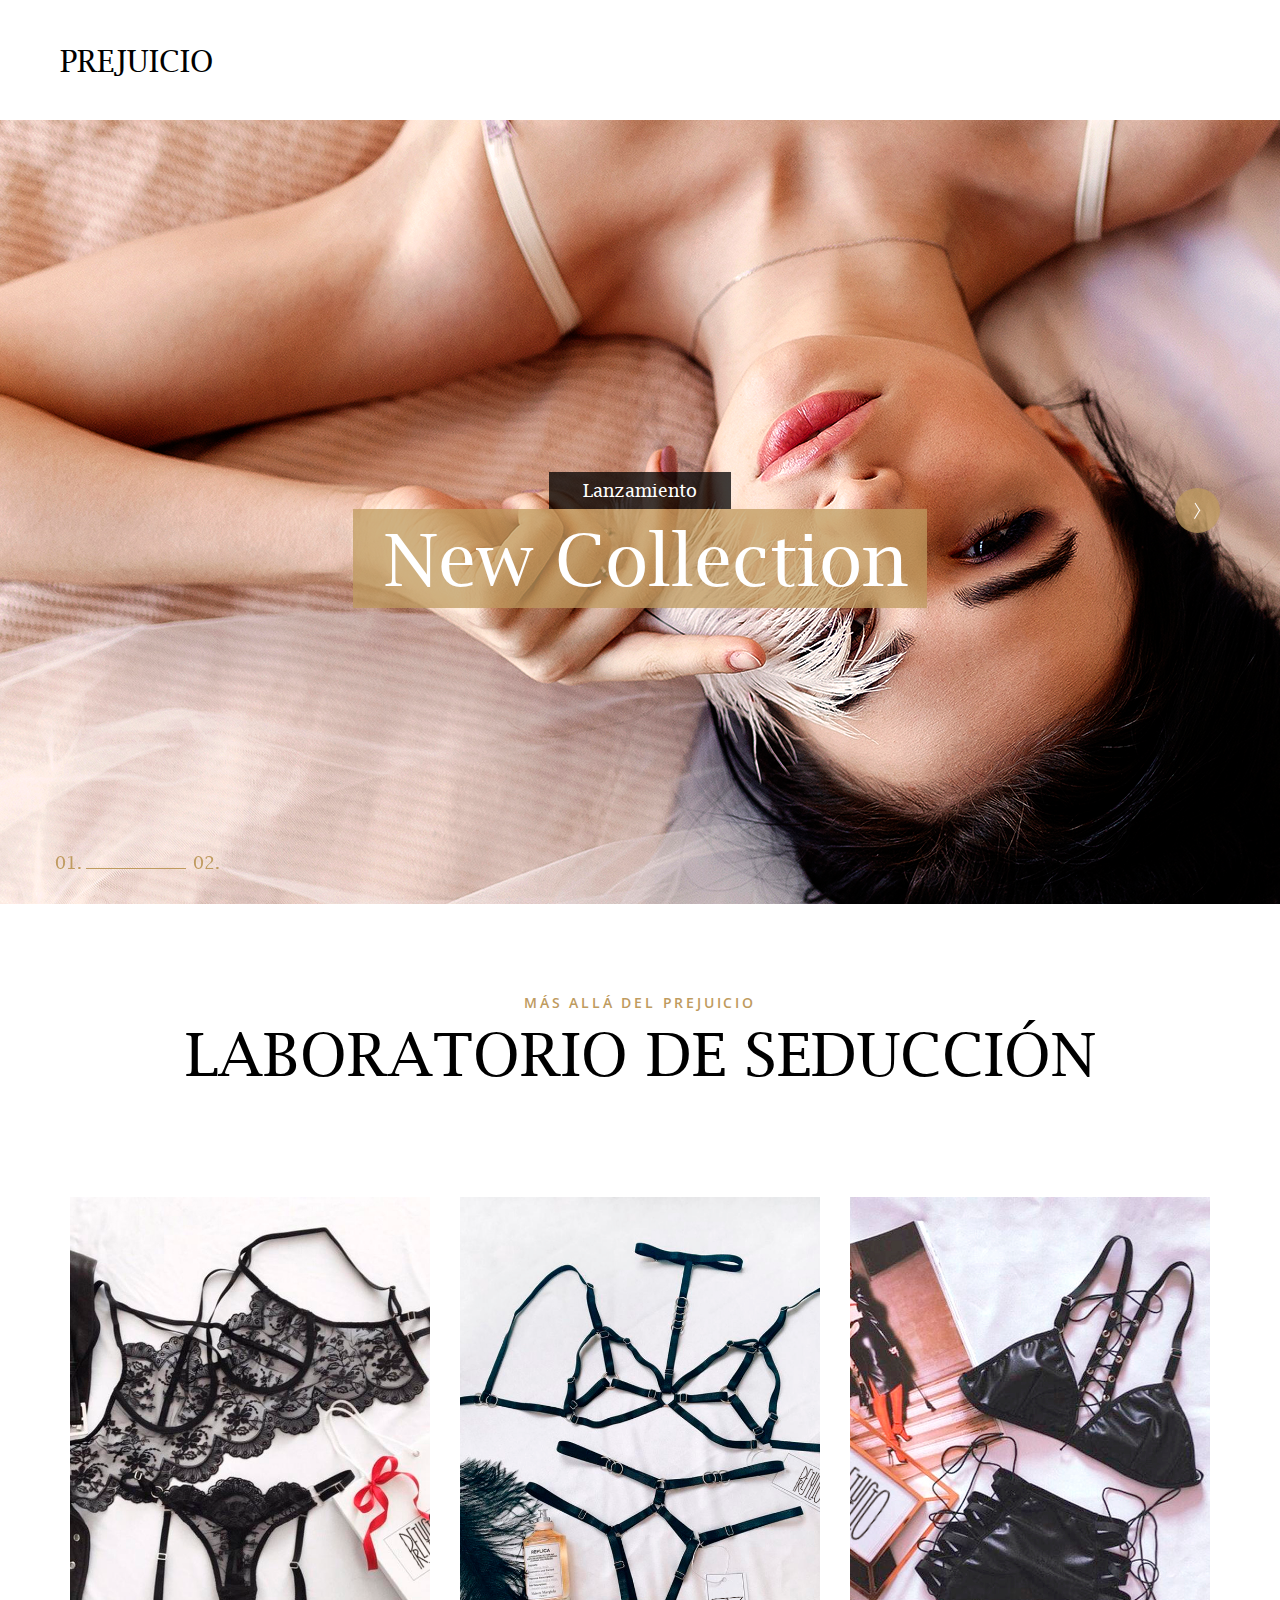
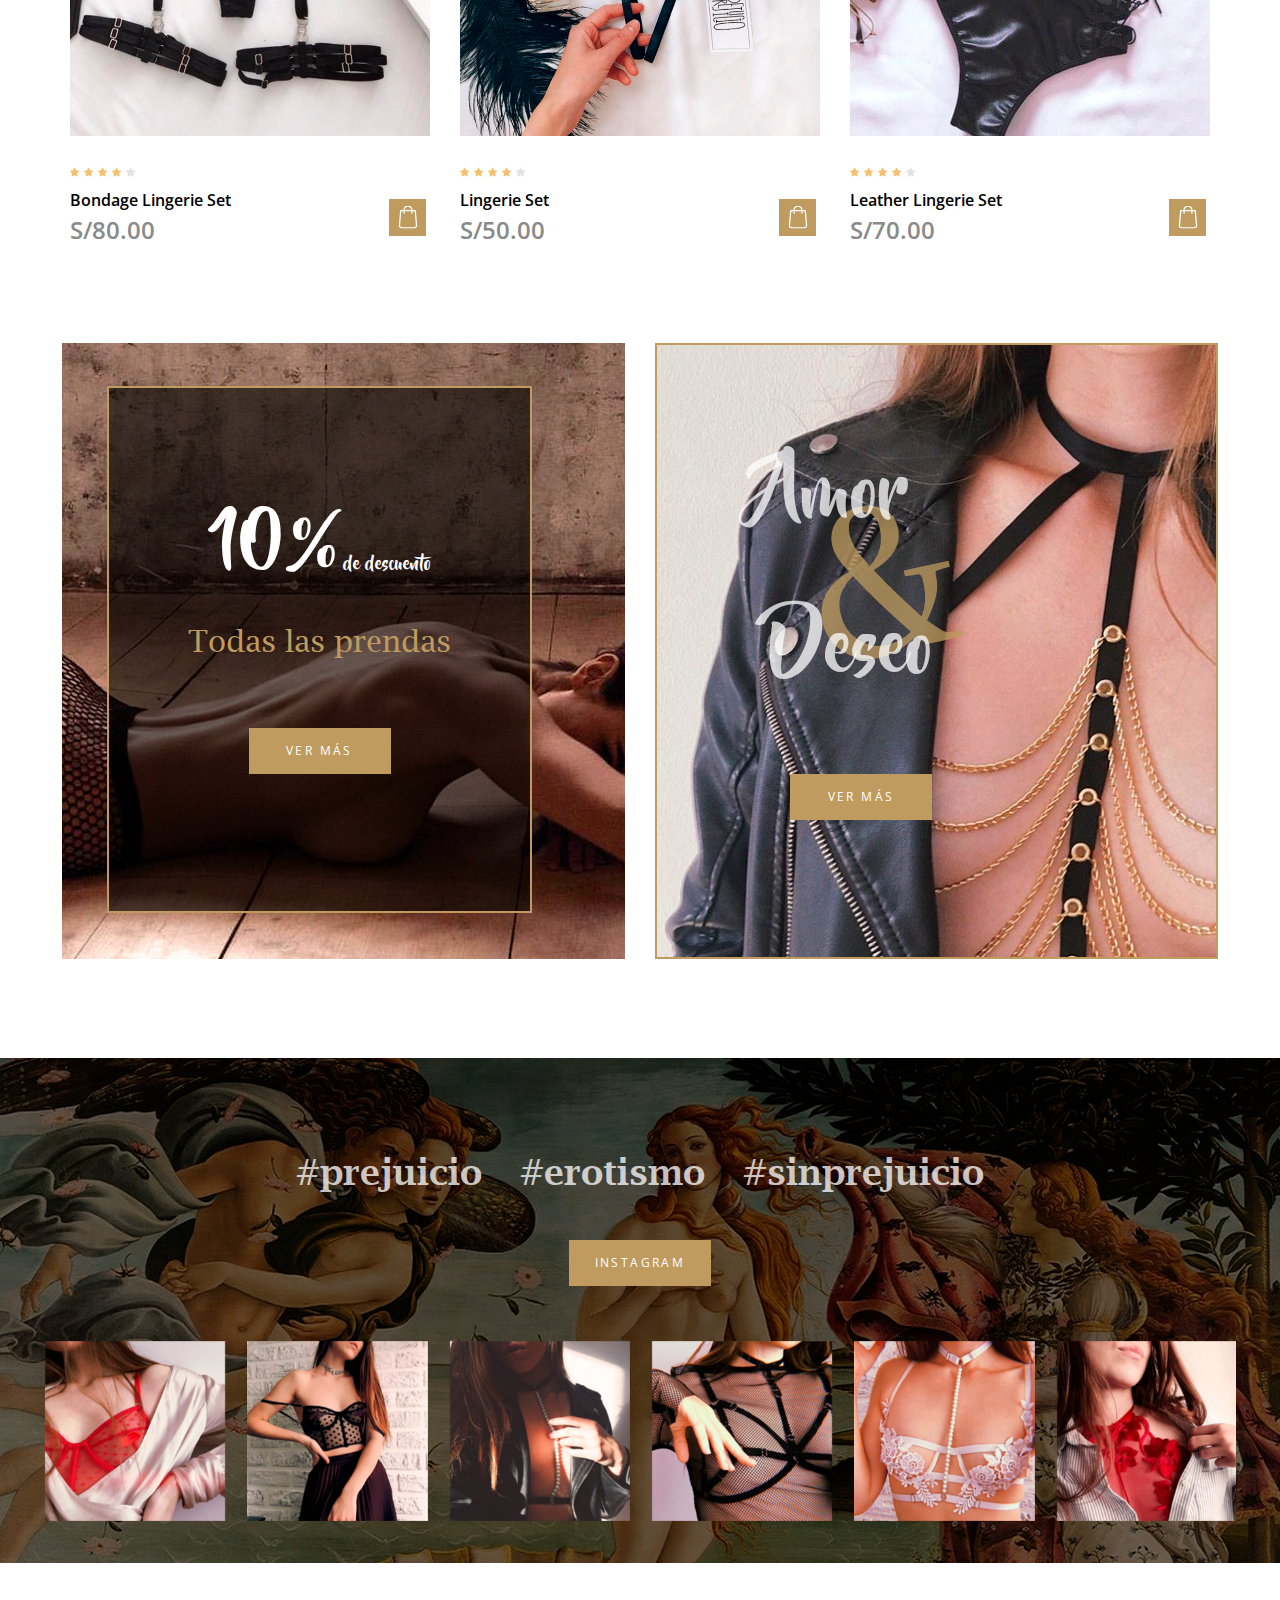
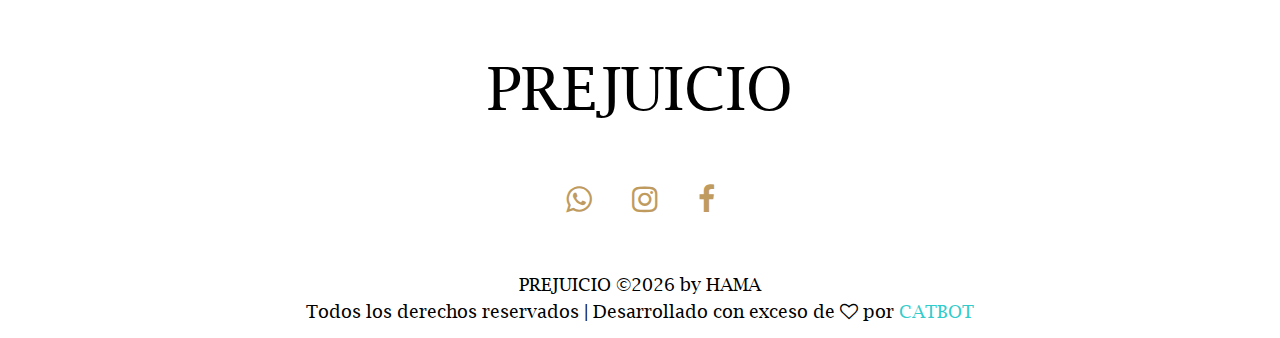
<file: index.html>
<!DOCTYPE html>
<html lang="en">
<head>
<title>PREJUICIO | Lencería erótica en Lima, Perú.</title>
<meta charset="utf-8">
<meta http-equiv="X-UA-Compatible" content="IE=edge">
<meta name="description" content="Somos tu Laboratorio de Seducción. Hacemos a mano cada una de nuestras prendas de lencería erótica.">
<meta name="keywords" content="lenceria en lima, lenceria erotica en lima, sex shop en lima, ligueros en lima, bralette en lima,
lenceria, lenceria erotica, sex shop, liguero, ligueros, bralettes" />

<meta name="viewport" content="width=device-width, initial-scale=1">
<link rel="stylesheet" type="text/css" href="styles/bootstrap4/bootstrap.min.css">
<link href="plugins/font-awesome-4.7.0/css/font-awesome.min.css" rel="stylesheet" type="text/css">
<link rel="stylesheet" type="text/css" href="plugins/OwlCarousel2-2.2.1/owl.carousel.css">
<link rel="stylesheet" type="text/css" href="plugins/OwlCarousel2-2.2.1/owl.theme.default.css">
<link rel="stylesheet" type="text/css" href="plugins/OwlCarousel2-2.2.1/animate.css">
<link href="plugins/colorbox/colorbox.css" rel="stylesheet" type="text/css">
<link rel="stylesheet" type="text/css" href="styles/main_styles.css">
<link rel="stylesheet" type="text/css" href="styles/responsive.css">
	
<link rel="shortcut icon" href="/images/favicon.ico" type="image/x-icon">
<link rel="icon" href="/images/favicon.ico" type="image/x-icon">
	
<!-- Facebook Pixel Code -->
<script>
  !function(f,b,e,v,n,t,s)
  {if(f.fbq)return;n=f.fbq=function(){n.callMethod?
  n.callMethod.apply(n,arguments):n.queue.push(arguments)};
  if(!f._fbq)f._fbq=n;n.push=n;n.loaded=!0;n.version='2.0';
  n.queue=[];t=b.createElement(e);t.async=!0;
  t.src=v;s=b.getElementsByTagName(e)[0];
  s.parentNode.insertBefore(t,s)}(window, document,'script',
  'https://connect.facebook.net/en_US/fbevents.js');
  fbq('init', '425556251547057');
  fbq('track', 'PageView');
</script>
<noscript><img height="1" width="1" style="display:none"
  src="https://www.facebook.com/tr?id=425556251547057&ev=PageView&noscript=1"
/></noscript>
<!-- End Facebook Pixel Code -->
	
</head>
<body>
	
<!-- Load Facebook SDK for JavaScript -->
<div id="fb-root"></div>
<script>
  window.fbAsyncInit = function() {
    FB.init({
      xfbml            : true,
      version          : 'v3.2'
    });
  };

  (function(d, s, id) {
  var js, fjs = d.getElementsByTagName(s)[0];
  if (d.getElementById(id)) return;
  js = d.createElement(s); js.id = id;
  js.src = 'https://connect.facebook.net/es_ES/sdk/xfbml.customerchat.js';
  fjs.parentNode.insertBefore(js, fjs);
}(document, 'script', 'facebook-jssdk'));</script>

<!-- Your customer chat code -->
<div class="fb-customerchat"
  attribution=setup_tool
  page_id="1536386829907377"
  theme_color="#bf9b5f"
  logged_in_greeting="Hola! Cómo podemos ayudarte?"
  logged_out_greeting="Hola! Cómo podemos ayudarte?">
</div>

<div class="super_container">
	
	<!-- Header -->

	<header class="header">
		<div class="header_inner d-flex flex-row align-items-center justify-content-start">
			<div class="logo"><a href="#">PREJUICIO</a></div>									
	</header>

	<!-- Menu -->

	<div class="menu d-flex flex-column align-items-end justify-content-start text-right menu_mm trans_400">
		<div class="menu_close_container"><div class="menu_close"><div></div><div></div></div></div>
		<div class="logo menu_mm"><a href="#">PREJUICIO</a></div>
		<div class="search">
			<form action="#">
				<input type="search" class="search_input menu_mm" required="required">
				<button type="submit" id="search_button_menu" class="search_button menu_mm"><img class="menu_mm" src="images/magnifying-glass.svg" alt=""></button>
			</form>
		</div>
		<nav class="menu_nav">
			<ul class="menu_mm">
				<li class="menu_mm"><a href="#">home</a></li>
				<li class="menu_mm"><a href="#">clothes</a></li>
				<li class="menu_mm"><a href="#">accessories</a></li>
				<li class="menu_mm"><a href="#">lingerie</a></li>
				<li class="menu_mm"><a href="#">contact</a></li>
			</ul>
		</nav>
	</div>

	<!-- Home -->

	<div class="home">
		
		<!-- Home Slider -->

		<div class="home_slider_container">
			<div class="owl-carousel owl-theme home_slider">
				
				<!-- Home Slider Item -->
				<div class="owl-item">
					<div class="home_slider_background" style="background-image:url(images/home_slider_1.jpg)"></div>
					<div class="home_slider_content">
						<div class="home_slider_content_inner">
							<div class="home_slider_subtitle">Lanzamiento</div>
							<div class="home_slider_title">New Collection</div>
						</div>	
					</div>
				</div>

				<!-- Home Slider Item -->
				<div class="owl-item">
					<div class="home_slider_background" style="background-image:url(images/home_slider_2.jpg)"></div>
					<div class="home_slider_content">
						<div class="home_slider_content_inner">
							<div class="home_slider_subtitle">Lanzamiento</div>
							<div class="home_slider_title">New Collection</div>
						</div>	
					</div>
				</div>			

			</div>
			
			<!-- Home Slider Nav -->

			<div class="home_slider_next d-flex flex-column align-items-center justify-content-center"><img src="images/arrow_r.png" alt=""></div>

			<!-- Home Slider Dots -->

			<div class="home_slider_dots_container">
				<div class="container">
					<div class="row">
						<div class="col">
							<div class="home_slider_dots">
								<ul id="home_slider_custom_dots" class="home_slider_custom_dots">
									<li class="home_slider_custom_dot active">01.<div></div></li>
									<li class="home_slider_custom_dot">02.<div></div></li>
								</ul>
							</div>
						</div>
					</div>
				</div>		
			</div>
		</div>
	</div>

	<!-- Promo -->	

	<!-- New Arrivals -->

	<div class="arrivals">
		<div class="container">
			<div class="row">
				<div class="col">
					<div class="section_title_container text-center">
						<div class="section_subtitle">más allá del Prejuicio</div>
						<div class="section_title">Laboratorio de Seducción</div>
					</div>
				</div>
			</div>
			<div class="row products_container">

				<!-- Product -->
				<div class="col-lg-4 product_col">
					<div class="product">
						<div class="product_image">
							<img src="images/product_1.jpg" alt="">
						</div>
						<div class="rating rating_4">
							<i class="fa fa-star"></i>
							<i class="fa fa-star"></i>
							<i class="fa fa-star"></i>
							<i class="fa fa-star"></i>
							<i class="fa fa-star"></i>
						</div>
						<div class="product_content clearfix">
							<div class="product_info">
								<div class="product_name"><a href=" ">Bondage Lingerie Set</a></div>
								<div class="product_price">S/80.00</div>
							</div>
							<div class="product_options">
								<div class="product_buy product_option"><img src="images/shopping-bag-white.svg" alt=""></div>
							</div>
						</div>
					</div>
				</div>

				<!-- Product -->
				<div class="col-lg-4 product_col">
					<div class="product">
						<div class="product_image">
							<img src="images/product_2.jpg" alt="">
						</div>
						<div class="rating rating_4">
							<i class="fa fa-star"></i>
							<i class="fa fa-star"></i>
							<i class="fa fa-star"></i>
							<i class="fa fa-star"></i>
							<i class="fa fa-star"></i>
						</div>
						<div class="product_content clearfix">
							<div class="product_info">
								<div class="product_name"><a href=" ">Lingerie Set</a></div>
								<div class="product_price">S/50.00</div>
							</div>
							<div class="product_options">
								<div class="product_buy product_option"><img src="images/shopping-bag-white.svg" alt=""></div>
							</div>
						</div>
					</div>
				</div>

				<!-- Product -->
				<div class="col-lg-4 product_col">
					<div class="product">
						<div class="product_image">
							<img src="images/product_3.jpg" alt="">
						</div>
						<div class="rating rating_4">
							<i class="fa fa-star"></i>
							<i class="fa fa-star"></i>
							<i class="fa fa-star"></i>
							<i class="fa fa-star"></i>
							<i class="fa fa-star"></i>
						</div>
						<div class="product_content clearfix">
							<div class="product_info">
								<div class="product_name"><a href=" ">Leather Lingerie Set</a></div>
								<div class="product_price">S/70.00</div>
							</div>
							<div class="product_options">
								<div class="product_buy product_option"><img src="images/shopping-bag-white.svg" alt=""></div>
							</div>
						</div>
					</div>
				</div>

			</div>
		</div>
	</div>

	<!-- Extra -->

	<div class="extra clearfix">
		<div class="extra_promo extra_promo_1">
			<div class="extra_promo_image" style="background-image:url(images/extra_1.jpg)"></div>
			<div class="extra_1_content d-flex flex-column align-items-center justify-content-center text-center">
				<div class="extra_1_price">10%<span>de descuento</span></div>
				<div class="extra_1_title">Todas las prendas</div>
				<div class="extra_1_text"> </div>
				<div class="button extra_1_button"><a href=" ">ver más</a></div>
			</div>
		</div>
		<div class="extra_promo extra_promo_2">
			<div class="extra_promo_image" style="background-image:url(images/extra_2.jpg)"></div>
			<div class="extra_2_content d-flex flex-column align-items-center justify-content-center text-center">
				<div class="extra_2_title">
					<div class="extra_2_center">&</div>
					<div class="extra_2_top">Amor</div>
					<div class="extra_2_bottom">Deseo</div>
				</div>
				<div class="extra_2_text"> </div>
				<div class="button extra_2_button"><a href=" ">ver más</a></div>
			</div>
		</div>
	</div>

	<!-- Gallery -->

	<div class="gallery">
		<div class="gallery_image" style="background-image:url(images/gallery.jpg)"></div>
		<div class="container">
			<div class="row">
				<div class="col">
					<div class="gallery_title text-center">
						<ul>
							<li><a href="https://www.instagram.com/prejuicio.pe">#prejuicio</a></li>
							<li><a href="https://www.instagram.com/prejuicio.pe">#erotismo</a></li>
							<li><a href="https://www.instagram.com/prejuicio.pe">#sinprejuicio</a></li>
						</ul>
					</div>
					<div class="gallery_text text-center"> </div>
					<div class="button gallery_button"><a href="https://www.instagram.com/prejuicio.pe">instagram</a></div>
				</div>
			</div>
		</div>	
		<div class="gallery_slider_container">
			
			<!-- Gallery Slider -->
			<div class="owl-carousel owl-theme gallery_slider">
				
				<!-- Gallery Item -->
				<div class="owl-item gallery_item">
					<a class="colorbox" href="images/gallery_1.jpg">
						<img src="images/gallery_1.jpg" alt="">
					</a>
				</div>

				<!-- Gallery Item -->
				<div class="owl-item gallery_item">
					<a class="colorbox" href="images/gallery_2.jpg">
						<img src="images/gallery_2.jpg" alt="">
					</a>
				</div>

				<!-- Gallery Item -->
				<div class="owl-item gallery_item">
					<a class="colorbox" href="images/gallery_3.jpg">
						<img src="images/gallery_3.jpg" alt="">
					</a>
				</div>

				<!-- Gallery Item -->
				<div class="owl-item gallery_item">
					<a class="colorbox" href="images/gallery_4.jpg">
						<img src="images/gallery_4.jpg" alt="">
					</a>
				</div>

				<!-- Gallery Item -->
				<div class="owl-item gallery_item">
					<a class="colorbox" href="images/gallery_5.jpg">
						<img src="images/gallery_5.jpg" alt="">
					</a>
				</div>

				<!-- Gallery Item -->
				<div class="owl-item gallery_item">
					<a class="colorbox" href="images/gallery_6.jpg">
						<img src="images/gallery_6.jpg" alt="">
					</a>
				</div>

			</div>
		</div>	
	</div>

	<!-- Testimonials -->	

	<!-- Newsletter -->	

	<!-- Footer -->

	<footer class="footer">
		<div class="container">
			<div class="row">
				<div class="col text-center">
					<div class="footer_logo"><a href="#">PREJUICIO</a></div>
					<nav class="footer_nav">
						<ul>
							
						</ul>
					</nav>
					<div class="footer_social">
						<ul>
							<li><a href="https://wa.me/51916380517"><i class="fa fa-whatsapp" aria-hidden="true"></i></a></li>
							<li><a href="https://www.instagram.com/prejuicio.pe"><i class="fa fa-instagram" aria-hidden="true"></i></a></li>
							<li><a href="https://www.facebook.com/prejuicio.pe"><i class="fa fa-facebook" aria-hidden="true"></i></a></li>
						</ul>
					</div>
					<div class="copyright"><!-- Link back to Colorlib can't be removed. Template is licensed under CC BY 3.0. -->
PREJUICIO &copy;<script>document.write(new Date().getFullYear());</script> by HAMA<br>Todos los derechos reservados | Desarrollado con exceso de <i class="fa fa-heart-o" aria-hidden="true"></i> por <a href="https://catbotagency.com" target="_blank"><span style="color: #33cccc;">CATBOT</span></a>
<!-- Link back to Colorlib can't be removed. Template is licensed under CC BY 3.0. --></div>
				</div>
			</div>
		</div>
	</footer>
</div>

<script src="js/jquery-3.2.1.min.js"></script>
<script src="styles/bootstrap4/popper.js"></script>
<script src="styles/bootstrap4/bootstrap.min.js"></script>
<script src="plugins/OwlCarousel2-2.2.1/owl.carousel.js"></script>
<script src="plugins/easing/easing.js"></script>
<script src="plugins/parallax-js-master/parallax.min.js"></script>
<script src="plugins/colorbox/jquery.colorbox-min.js"></script>
<script src="js/custom.js"></script>
</body>
</html>
</file>
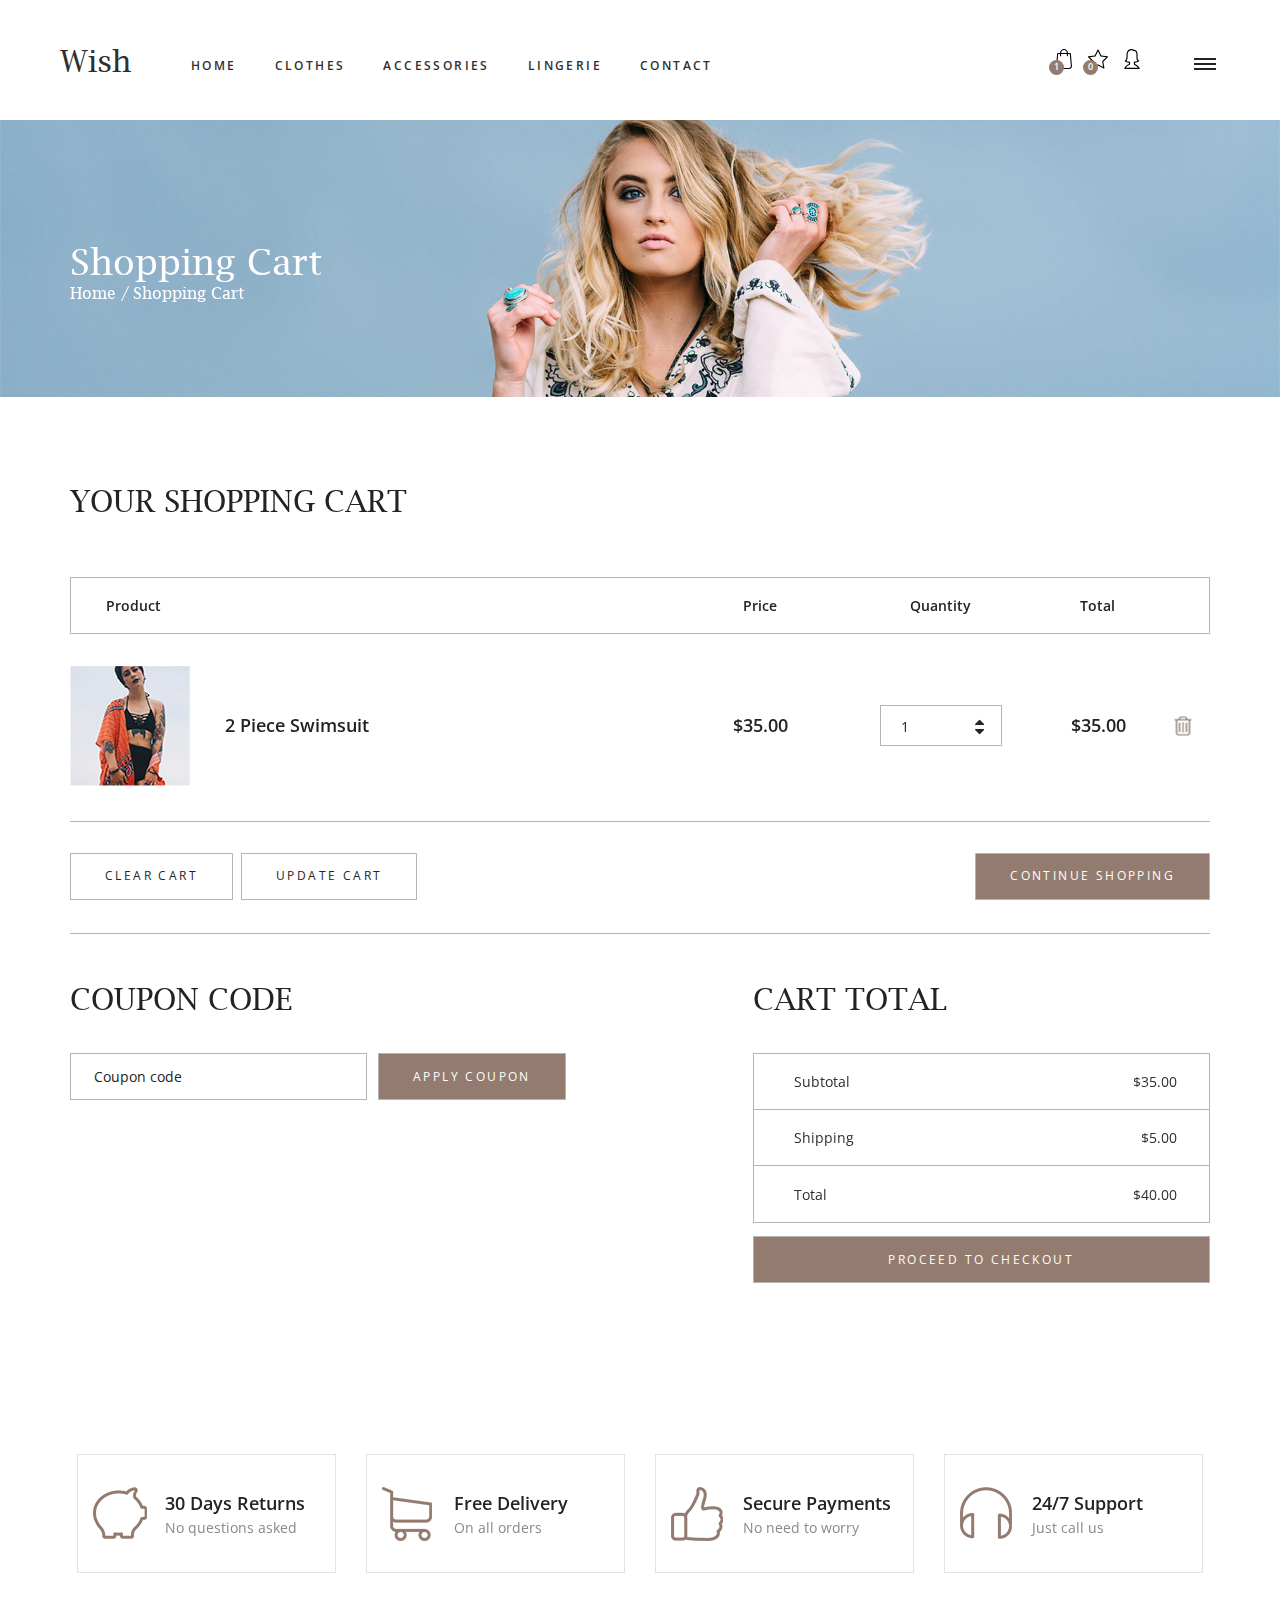
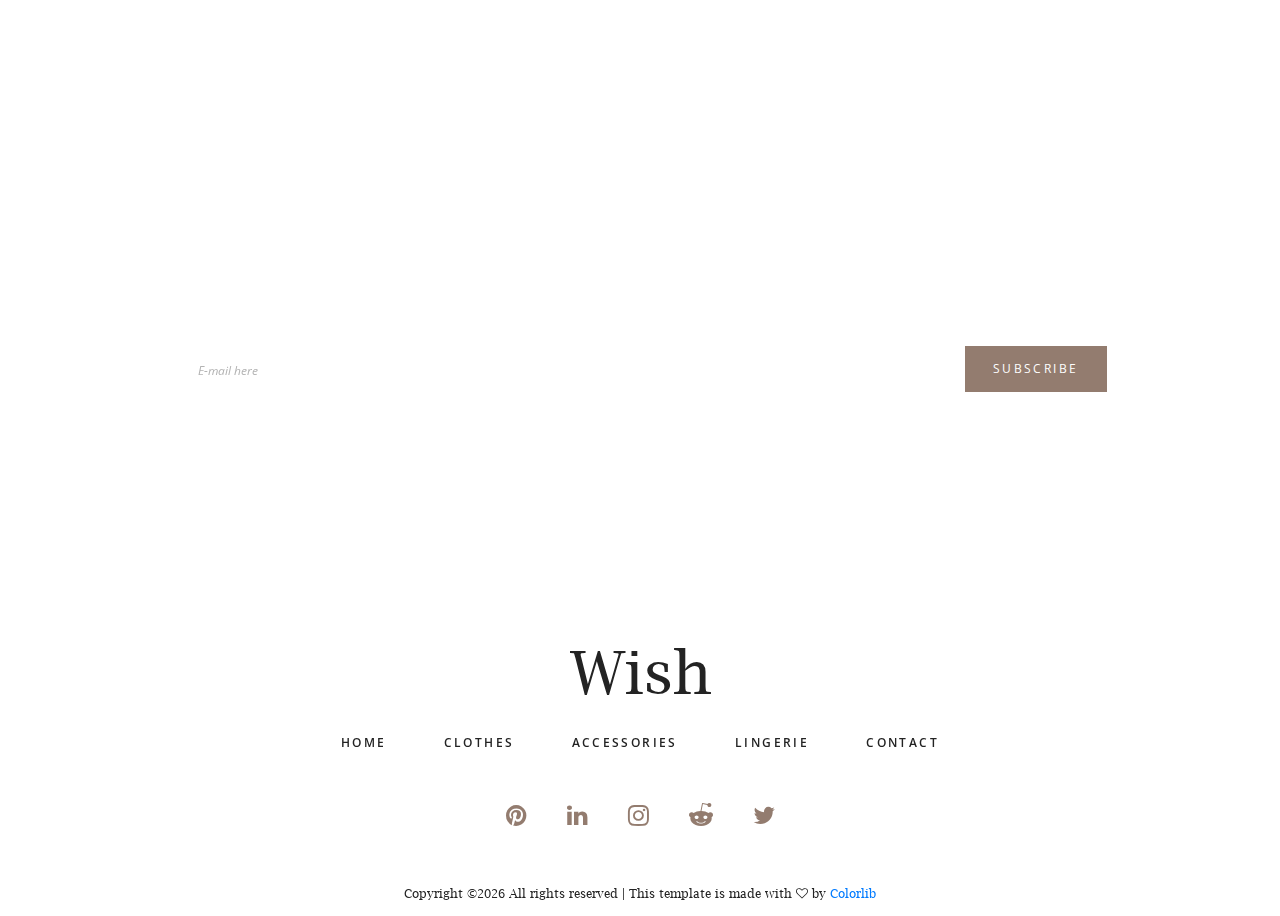
<file: cart.html>
<!DOCTYPE html>
<html lang="en">
<head>
<title>Cart</title>
<meta charset="utf-8">
<meta http-equiv="X-UA-Compatible" content="IE=edge">
<meta name="description" content="Wish shop project">
<meta name="viewport" content="width=device-width, initial-scale=1">
<link rel="stylesheet" type="text/css" href="styles/bootstrap4/bootstrap.min.css">
<link href="plugins/font-awesome-4.7.0/css/font-awesome.min.css" rel="stylesheet" type="text/css">
<link rel="stylesheet" type="text/css" href="styles/cart.css">
<link rel="stylesheet" type="text/css" href="styles/cart_responsive.css">
</head>
<body>

<div class="super_container">
	
	<!-- Header -->

	<header class="header">
		<div class="header_inner d-flex flex-row align-items-center justify-content-start">
			<div class="logo"><a href="#">Wish</a></div>
			<nav class="main_nav">
				<ul>
					<li><a href="index.html">home</a></li>
					<li><a href="categories.html">clothes</a></li>
					<li><a href="categories.html">accessories</a></li>
					<li><a href="categories.html">lingerie</a></li>
					<li><a href="contact.html">contact</a></li>
				</ul>
			</nav>
			<div class="header_content ml-auto">
				<div class="search header_search">
					<form action="#">
						<input type="search" class="search_input" required="required">
						<button type="submit" id="search_button" class="search_button"><img src="images/magnifying-glass.svg" alt=""></button>
					</form>
				</div>
				<div class="shopping">
					<!-- Cart -->
					<a href="#">
						<div class="cart">
							<img src="images/shopping-bag.svg" alt="">
							<div class="cart_num_container">
								<div class="cart_num_inner">
									<div class="cart_num">1</div>
								</div>
							</div>
						</div>
					</a>
					<!-- Star -->
					<a href="#">
						<div class="star">
							<img src="images/star.svg" alt="">
							<div class="star_num_container">
								<div class="star_num_inner">
									<div class="star_num">0</div>
								</div>
							</div>
						</div>
					</a>
					<!-- Avatar -->
					<a href="#">
						<div class="avatar">
							<img src="images/avatar.svg" alt="">
						</div>
					</a>
				</div>
			</div>

			<div class="burger_container d-flex flex-column align-items-center justify-content-around menu_mm"><div></div><div></div><div></div></div>
		</div>
	</header>

	<!-- Menu -->

	<div class="menu d-flex flex-column align-items-end justify-content-start text-right menu_mm trans_400">
		<div class="menu_close_container"><div class="menu_close"><div></div><div></div></div></div>
		<div class="logo menu_mm"><a href="#">Wish</a></div>
		<div class="search">
			<form action="#">
				<input type="search" class="search_input menu_mm" required="required">
				<button type="submit" id="search_button_menu" class="search_button menu_mm"><img class="menu_mm" src="images/magnifying-glass.svg" alt=""></button>
			</form>
		</div>
		<nav class="menu_nav">
			<ul class="menu_mm">
				<li class="menu_mm"><a href="index.html">home</a></li>
				<li class="menu_mm"><a href="#">clothes</a></li>
				<li class="menu_mm"><a href="#">accessories</a></li>
				<li class="menu_mm"><a href="#">lingerie</a></li>
				<li class="menu_mm"><a href="#">contact</a></li>
			</ul>
		</nav>
	</div>

	<!-- Home -->

	<div class="home">
		<div class="home_background parallax-window" data-parallax="scroll" data-image-src="images/cart.jpg" data-speed="0.8"></div>
		<div class="container">
			<div class="row">
				<div class="col">
					<div class="home_container">
						<div class="home_content">
							<div class="home_title">Shopping Cart</div>
							<div class="breadcrumbs">
								<ul>
									<li><a href="index.html">Home</a></li>
									<li>Shopping Cart</li>
								</ul>
							</div>
						</div>
					</div>
				</div>
			</div>
		</div>
	</div>

	<!-- Cart -->

	<div class="cart_container">
		<div class="container">
			<div class="row">
				<div class="col">
					<div class="cart_title">your shopping cart</div>
				</div>
			</div>
			<div class="row">
				<div class="col">
					<div class="cart_bar d-flex flex-row align-items-center justify-content-start">
						<div class="cart_bar_title_name">Product</div>
						<div class="cart_bar_title_content ml-auto">
							<div class="cart_bar_title_content_inner d-flex flex-row align-items-center justify-content-end">
								<div class="cart_bar_title_price">Price</div>
								<div class="cart_bar_title_quantity">Quantity</div>
								<div class="cart_bar_title_total">Total</div>
								<div class="cart_bar_title_button"></div>
							</div>
						</div>
					</div>
				</div>
			</div>
			<div class="row">
				<div class="col">
					<div class="cart_products">
						<ul>
							<li class=" cart_product d-flex flex-md-row flex-column align-items-md-center align-items-start justify-content-start">
								<!-- Product Image -->
								<div class="cart_product_image"><img src="images/cart_product_1.jpg" alt=""></div>
								<!-- Product Name -->
								<div class="cart_product_name"><a href="product.html">2 Piece Swimsuit</a></div>
								<div class="cart_product_info ml-auto">
									<div class="cart_product_info_inner d-flex flex-row align-items-center justify-content-md-end justify-content-start">
										<!-- Product Price -->
										<div class="cart_product_price">$35.00</div>
										<!-- Product Quantity -->
										<div class="product_quantity_container">
											<div class="product_quantity clearfix">
												<input id="quantity_input" type="text" pattern="[0-9]*" value="1">
												<div class="quantity_buttons">
													<div id="quantity_inc_button" class="quantity_inc quantity_control"><i class="fa fa-caret-up" aria-hidden="true"></i></div>
													<div id="quantity_dec_button" class="quantity_dec quantity_control"><i class="fa fa-caret-down" aria-hidden="true"></i></div>
												</div>
											</div>
										</div>
										<!-- Products Total Price -->
										<div class="cart_product_total">$35.00</div>
										<!-- Product Cart Trash Button -->
										<div class="cart_product_button">
											<button class="cart_product_remove"><img src="images/trash.png" alt=""></button>
										</div>
									</div>
								</div>
							</li>
						</ul>
					</div>
				</div>
			</div>
			<div class="row">
				<div class="col">
					<div class="cart_control_bar d-flex flex-md-row flex-column align-items-start justify-content-start">
						<button class="button_clear cart_button">clear cart</button>
						<button class="button_update cart_button">update cart</button>
						<button class="button_update cart_button_2 ml-md-auto">continue shopping</button>
					</div>
				</div>
			</div>
			<div class="row cart_extra">
				<!-- Cart Coupon -->
				<div class="col-lg-6">
					<div class="cart_coupon">
						<div class="cart_title">coupon code</div>
						<form action="#" class="cart_coupon_form d-flex flex-row align-items-start justify-content-start" id="cart_coupon_form">
							<input type="text" class="cart_coupon_input" placeholder="Coupon code" required="required">
							<button class="button_clear cart_button_2">apply coupon</button>
						</form>
					</div>
				</div>
				<!-- Cart Total -->
				<div class="col-lg-5 offset-lg-1">
					<div class="cart_total">
						<div class="cart_title">cart total</div>
						<ul>
							<li class="d-flex flex-row align-items-center justify-content-start">
								<div class="cart_total_title">Subtotal</div>
								<div class="cart_total_price ml-auto">$35.00</div>
							</li>
							<li class="d-flex flex-row align-items-center justify-content-start">
								<div class="cart_total_title">Shipping</div>
								<div class="cart_total_price ml-auto">$5.00</div>
							</li>
							<li class="d-flex flex-row align-items-center justify-content-start">
								<div class="cart_total_title">Total</div>
								<div class="cart_total_price ml-auto">$40.00</div>
							</li>
						</ul>
						<button class="cart_total_button">proceed to checkout</button>
					</div>
				</div>
			</div>
		</div>
	</div>

	<!-- Newsletter -->

	<div class="newsletter">
		<div class="newsletter_content">
			<div class="newsletter_image parallax-window" data-parallax="scroll" data-image-src="images/cart_nl.jpg" data-speed="0.8"></div>
			<div class="container">
				<div class="row options">

					<!-- Options Item -->
					<div class="col-lg-3">
						<div class="options_item d-flex flex-row align-items-center justify-content-start">
							<div class="option_image"><img src="images/option_1.png" alt=""></div>
							<div class="option_content">
								<div class="option_title">30 Days Returns</div>
								<div class="option_subtitle">No questions asked</div>
							</div>
						</div>
					</div>

					<!-- Options Item -->
					<div class="col-lg-3">
						<div class="options_item d-flex flex-row align-items-center justify-content-start">
							<div class="option_image"><img src="images/option_2.png" alt=""></div>
							<div class="option_content">
								<div class="option_title">Free Delivery</div>
								<div class="option_subtitle">On all orders</div>
							</div>
						</div>
					</div>

					<!-- Options Item -->
					<div class="col-lg-3">
						<div class="options_item d-flex flex-row align-items-center justify-content-start">
							<div class="option_image"><img src="images/option_3.png" alt=""></div>
							<div class="option_content">
								<div class="option_title">Secure Payments</div>
								<div class="option_subtitle">No need to worry</div>
							</div>
						</div>
					</div>

					<!-- Options Item -->
					<div class="col-lg-3">
						<div class="options_item d-flex flex-row align-items-center justify-content-start">
							<div class="option_image"><img src="images/option_4.png" alt=""></div>
							<div class="option_content">
								<div class="option_title">24/7 Support</div>
								<div class="option_subtitle">Just call us</div>
							</div>
						</div>
					</div>

				</div>
				<div class="row newsletter_row">
					<div class="col">
						<div class="section_title_container text-center">
							<div class="section_subtitle">only the best</div>
							<div class="section_title">subscribe for a 20% discount</div>
						</div>
					</div>
				</div>
				<div class="row newsletter_container">
					<div class="col-lg-10 offset-lg-1">
						<div class="newsletter_form_container">
							<form action="#">
								<input type="email" class="newsletter_input" required="required" placeholder="E-mail here">
								<button type="submit" class="newsletter_button">subscribe</button>
							</form>
						</div>
						<div class="newsletter_text">Integer ut imperdiet erat. Quisque ultricies lectus tellus, eu tristique magna pharetra nec. Fusce vel lorem libero. Integer ex mi, facilisis sed nisi ut, vestib ulum ultrices nulla. Aliquam egestas tempor leo.</div>
					</div>
				</div>
			</div>
		</div>
	</div>

	<!-- Footer -->

	<footer class="footer">
		<div class="container">
			<div class="row">
				<div class="col text-center">
					<div class="footer_logo"><a href="#">Wish</a></div>
					<nav class="footer_nav">
						<ul>
							<li><a href="index.html">home</a></li>
							<li><a href="categories.html">clothes</a></li>
							<li><a href="categories.html">accessories</a></li>
							<li><a href="categories.html">lingerie</a></li>
							<li><a href="contact.html">contact</a></li>
						</ul>
					</nav>
					<div class="footer_social">
						<ul>
							<li><a href="#"><i class="fa fa-pinterest" aria-hidden="true"></i></a></li>
							<li><a href="#"><i class="fa fa-linkedin" aria-hidden="true"></i></a></li>
							<li><a href="#"><i class="fa fa-instagram" aria-hidden="true"></i></a></li>
							<li><a href="#"><i class="fa fa-reddit-alien" aria-hidden="true"></i></a></li>
							<li><a href="#"><i class="fa fa-twitter" aria-hidden="true"></i></a></li>
						</ul>
					</div>
					<div class="copyright"><!-- Link back to Colorlib can't be removed. Template is licensed under CC BY 3.0. -->
Copyright &copy;<script>document.write(new Date().getFullYear());</script> All rights reserved | This template is made with <i class="fa fa-heart-o" aria-hidden="true"></i> by <a href="https://colorlib.com" target="_blank">Colorlib</a>
<!-- Link back to Colorlib can't be removed. Template is licensed under CC BY 3.0. --></div>
				</div>
			</div>
		</div>
	</footer>
</div>

<script src="js/jquery-3.2.1.min.js"></script>
<script src="styles/bootstrap4/popper.js"></script>
<script src="styles/bootstrap4/bootstrap.min.js"></script>
<script src="plugins/easing/easing.js"></script>
<script src="plugins/parallax-js-master/parallax.min.js"></script>
<script src="js/cart_custom.js"></script>
</body>
</html>
</file>
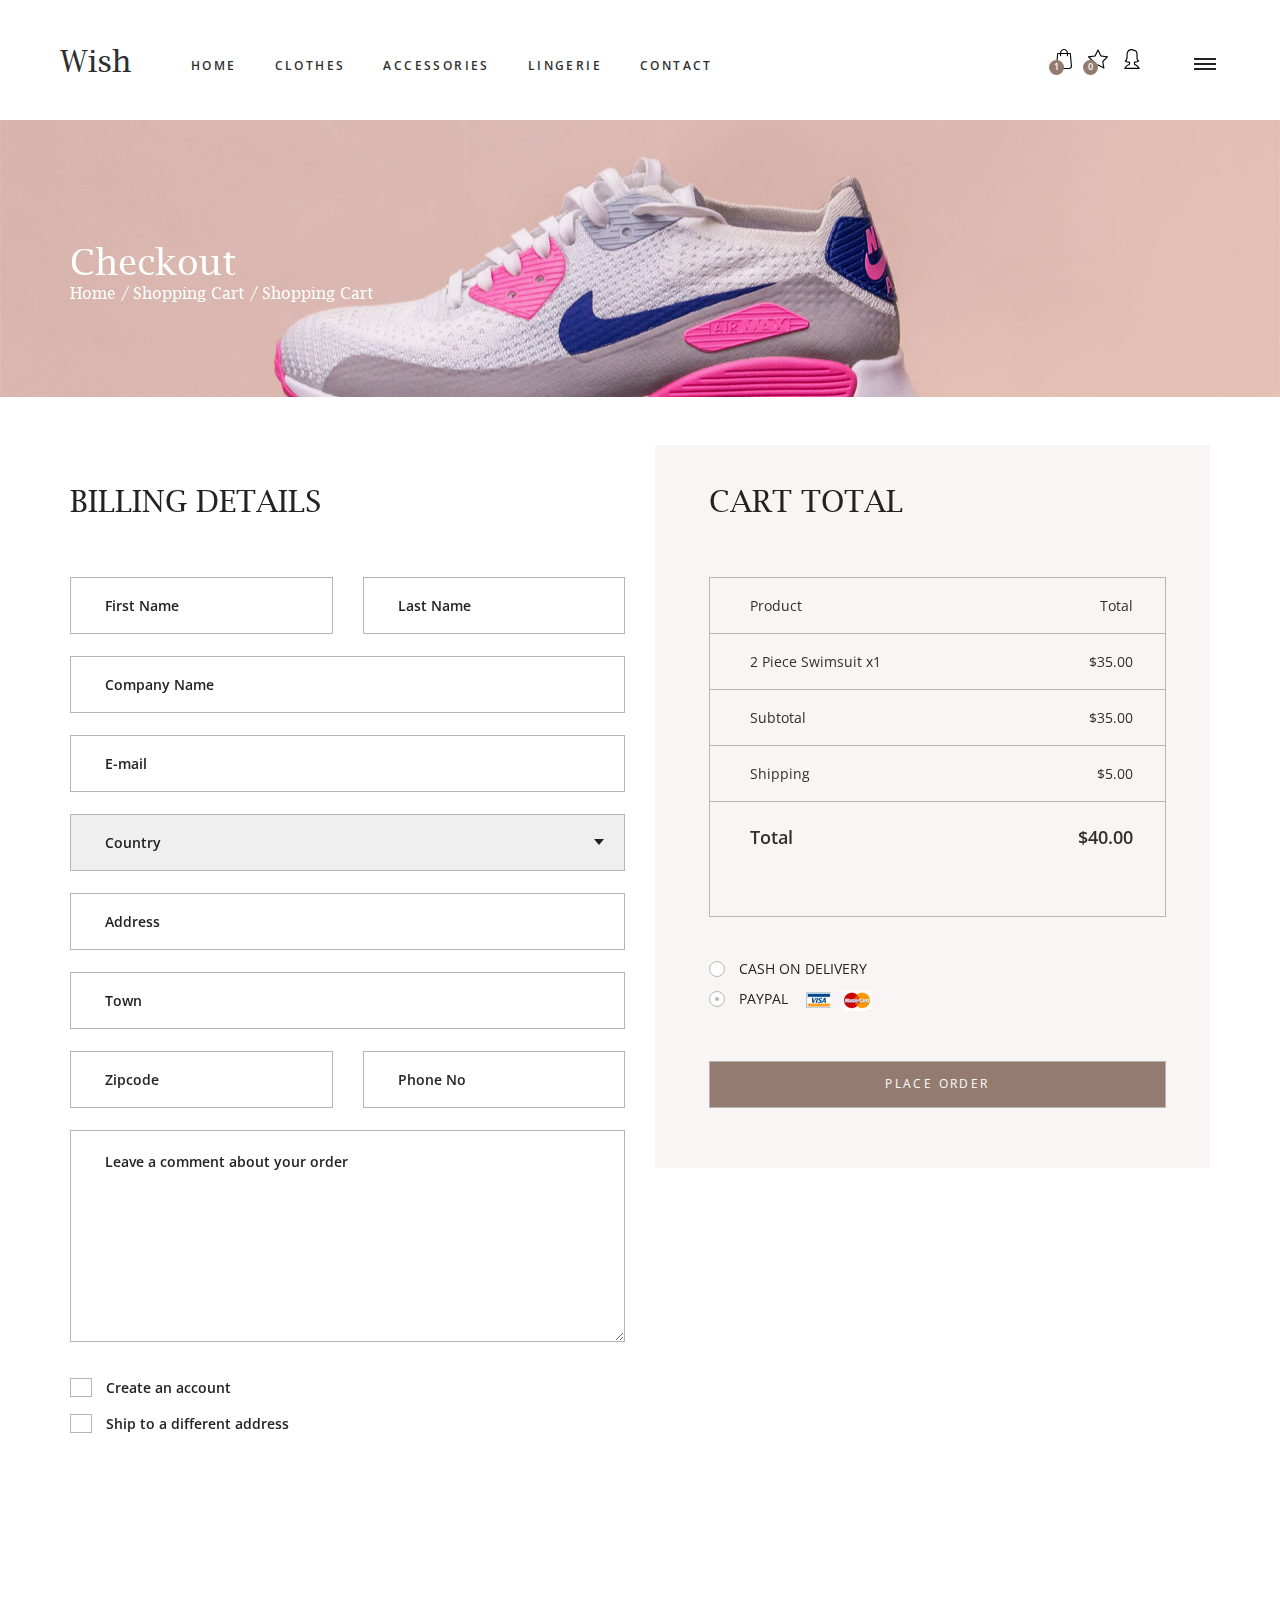
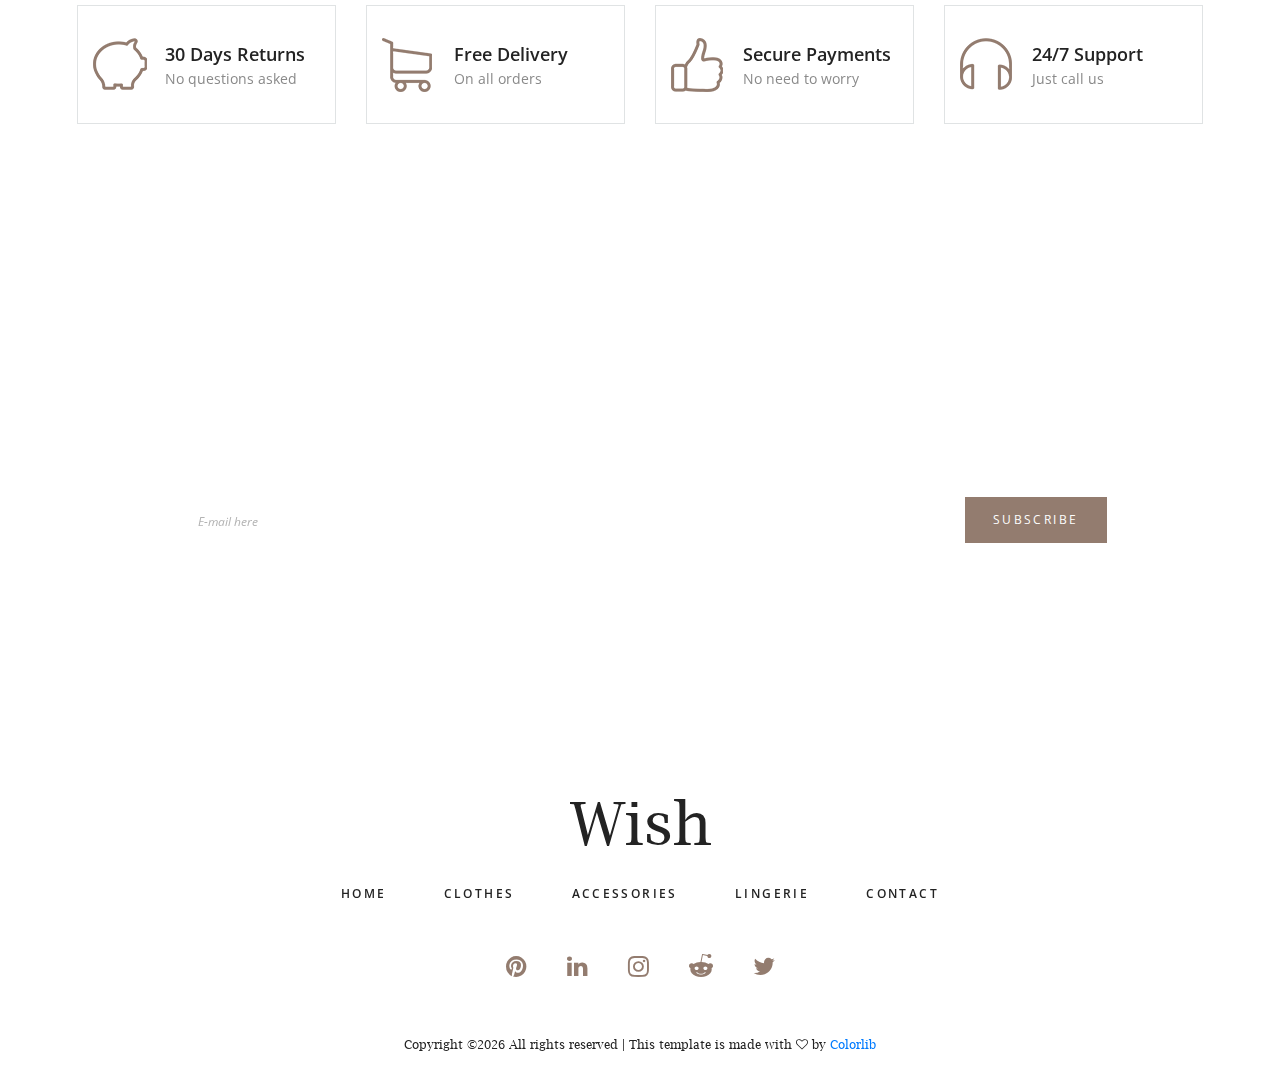
<file: checkout.html>
<!DOCTYPE html>
<html lang="en">
<head>
<title>Checkout</title>
<meta charset="utf-8">
<meta http-equiv="X-UA-Compatible" content="IE=edge">
<meta name="description" content="Wish shop project">
<meta name="viewport" content="width=device-width, initial-scale=1">
<link rel="stylesheet" type="text/css" href="styles/bootstrap4/bootstrap.min.css">
<link href="plugins/font-awesome-4.7.0/css/font-awesome.min.css" rel="stylesheet" type="text/css">
<link rel="stylesheet" type="text/css" href="styles/checkout.css">
<link rel="stylesheet" type="text/css" href="styles/checkout_responsive.css">
</head>
<body>

<div class="super_container">
	
	<!-- Header -->

	<header class="header">
		<div class="header_inner d-flex flex-row align-items-center justify-content-start">
			<div class="logo"><a href="#">Wish</a></div>
			<nav class="main_nav">
				<ul>
					<li><a href="index.html">home</a></li>
					<li><a href="categories.html">clothes</a></li>
					<li><a href="categories.html">accessories</a></li>
					<li><a href="categories.html">lingerie</a></li>
					<li><a href="contact.html">contact</a></li>
				</ul>
			</nav>
			<div class="header_content ml-auto">
				<div class="search header_search">
					<form action="#">
						<input type="search" class="search_input" required="required">
						<button type="submit" id="search_button" class="search_button"><img src="images/magnifying-glass.svg" alt=""></button>
					</form>
				</div>
				<div class="shopping">
					<!-- Cart -->
					<a href="#">
						<div class="cart">
							<img src="images/shopping-bag.svg" alt="">
							<div class="cart_num_container">
								<div class="cart_num_inner">
									<div class="cart_num">1</div>
								</div>
							</div>
						</div>
					</a>
					<!-- Star -->
					<a href="#">
						<div class="star">
							<img src="images/star.svg" alt="">
							<div class="star_num_container">
								<div class="star_num_inner">
									<div class="star_num">0</div>
								</div>
							</div>
						</div>
					</a>
					<!-- Avatar -->
					<a href="#">
						<div class="avatar">
							<img src="images/avatar.svg" alt="">
						</div>
					</a>
				</div>
			</div>

			<div class="burger_container d-flex flex-column align-items-center justify-content-around menu_mm"><div></div><div></div><div></div></div>
		</div>
	</header>

	<!-- Menu -->

	<div class="menu d-flex flex-column align-items-end justify-content-start text-right menu_mm trans_400">
		<div class="menu_close_container"><div class="menu_close"><div></div><div></div></div></div>
		<div class="logo menu_mm"><a href="#">Wish</a></div>
		<div class="search">
			<form action="#">
				<input type="search" class="search_input menu_mm" required="required">
				<button type="submit" id="search_button_menu" class="search_button menu_mm"><img class="menu_mm" src="images/magnifying-glass.svg" alt=""></button>
			</form>
		</div>
		<nav class="menu_nav">
			<ul class="menu_mm">
				<li class="menu_mm"><a href="index.html">home</a></li>
				<li class="menu_mm"><a href="#">clothes</a></li>
				<li class="menu_mm"><a href="#">accessories</a></li>
				<li class="menu_mm"><a href="#">lingerie</a></li>
				<li class="menu_mm"><a href="#">contact</a></li>
			</ul>
		</nav>
	</div>

	<!-- Home -->

	<div class="home">
		<div class="home_background parallax-window" data-parallax="scroll" data-image-src="images/categories.jpg" data-speed="0.8"></div>
		<div class="container">
			<div class="row">
				<div class="col">
					<div class="home_container">
						<div class="home_content">
							<div class="home_title">Checkout</div>
							<div class="breadcrumbs">
								<ul>
									<li><a href="index.html">Home</a></li>
									<li><a href="index.html">Shopping Cart</a></li>
									<li>Shopping Cart</li>
								</ul>
							</div>
						</div>
					</div>
				</div>
			</div>
		</div>
	</div>

	<!-- Checkout -->

	<div class="checkout">
		<div class="container">
			<div class="row">

				<!-- Billing Details -->
				<div class="col-lg-6">
					<div class="billing">
						<div class="checkout_title">billing details</div>
						<div class="checkout_form_container">
							<form action="#" id="checkout_form">
								<div class="d-flex flex-lg-row flex-column align-items-start justify-content-between">
									<input type="text" class="checkout_input checkout_input_50" placeholder="First Name" required="required">
									<input type="text" class="checkout_input checkout_input_50" placeholder="Last Name" required="required">
								</div>
								<input type="text" class="checkout_input" placeholder="Company Name">
								<input type="text" class="checkout_input" placeholder="E-mail" required="required">
								<select name="country" id="country" class="country_select checkout_input">
									<option>Country</option>
									<option>Country</option>
									<option>Country</option>
								</select>
								<input type="text" class="checkout_input" placeholder="Address" required="required">
								<input type="text" class="checkout_input" placeholder="Town" required="required">
								<div class="d-flex flex-lg-row flex-column align-items-start justify-content-between">
									<input type="text" class="checkout_input checkout_input_50" placeholder="Zipcode" required="required">
									<input type="text" class="checkout_input checkout_input_50" placeholder="Phone No" required="required">
								</div>
								<textarea name="checkout_comment" id="checkout_comment" class="checkout_comment" placeholder="Leave a comment about your order"></textarea>
								<div class="billing_options">
									<div class="billing_account">
										<input type="checkbox" id="checkbox_account" name="regular_checkbox" class="regular_checkbox checkbox_account">
										<label for="checkbox_account"><img src="images/checked.png" alt=""></label>
										<span>Create an account</span>
									</div>
									<div class="billing_shipping">
										<input type="checkbox" id="checkbox_shipping" name="regular_checkbox" class="regular_checkbox checkbox_shipping">
										<label for="checkbox_shipping"><img src="images/checked.png" alt=""></label>
										<span>Ship to a different address</span>
									</div>
								</div>
							</form>
						</div>
					</div>
				</div>

				<!-- Cart Details -->
				<div class="col-lg-6">
					<div class="cart_details">
						<div class="checkout_title">cart total</div>
						<div class="cart_total">
							<ul>
								<li class="d-flex flex-row align-items-center justify-content-start">
									<div class="cart_total_title">Product</div>
									<div class="cart_total_price ml-auto">Total</div>
								</li>
								<li class="d-flex flex-row align-items-center justify-content-start">
									<div class="cart_total_title">2 Piece Swimsuit x1</div>
									<div class="cart_total_price ml-auto">$35.00</div>
								</li>
								<li class="d-flex flex-row align-items-center justify-content-start">
									<div class="cart_total_title">Subtotal</div>
									<div class="cart_total_price ml-auto">$35.00</div>
								</li>
								<li class="d-flex flex-row align-items-center justify-content-start">
									<div class="cart_total_title">Shipping</div>
									<div class="cart_total_price ml-auto">$5.00</div>
								</li>
								<li class="d-flex flex-row align-items-start justify-content-start total_row">
									<div class="cart_total_title">Total</div>
									<div class="cart_total_price ml-auto">$40.00</div>
								</li>
							</ul>
						</div>
						<div class="payment_options">
							<div>
								<input type="radio" id="radio_payment_1" name="regular_radio" class="regular_radio">
								<label for="radio_payment_1">cash on delivery</label>
							</div>
							<div>
								<input type="radio" id="radio_payment_2" name="regular_radio" class="regular_radio" checked>
								<label for="radio_payment_2">paypal</label>
								<div class="visa payment_option"><a href="#"><img src="images/visa.jpg" alt=""></a></div>
								<div class="master payment_option"><a href="#"><img src="images/master.jpg" alt=""></a></div>
							</div>
							<button class="cart_total_button">place order</button>
						</div>
					</div>
				</div>
			</div>
		</div>
	</div>

	<!-- Newsletter -->

	<div class="newsletter">
		<div class="newsletter_content">
			<div class="newsletter_image parallax-window" data-parallax="scroll" data-image-src="images/cart_nl.jpg" data-speed="0.8"></div>
			<div class="container">
				<div class="row options">

					<!-- Options Item -->
					<div class="col-lg-3">
						<div class="options_item d-flex flex-row align-items-center justify-content-start">
							<div class="option_image"><img src="images/option_1.png" alt=""></div>
							<div class="option_content">
								<div class="option_title">30 Days Returns</div>
								<div class="option_subtitle">No questions asked</div>
							</div>
						</div>
					</div>

					<!-- Options Item -->
					<div class="col-lg-3">
						<div class="options_item d-flex flex-row align-items-center justify-content-start">
							<div class="option_image"><img src="images/option_2.png" alt=""></div>
							<div class="option_content">
								<div class="option_title">Free Delivery</div>
								<div class="option_subtitle">On all orders</div>
							</div>
						</div>
					</div>

					<!-- Options Item -->
					<div class="col-lg-3">
						<div class="options_item d-flex flex-row align-items-center justify-content-start">
							<div class="option_image"><img src="images/option_3.png" alt=""></div>
							<div class="option_content">
								<div class="option_title">Secure Payments</div>
								<div class="option_subtitle">No need to worry</div>
							</div>
						</div>
					</div>

					<!-- Options Item -->
					<div class="col-lg-3">
						<div class="options_item d-flex flex-row align-items-center justify-content-start">
							<div class="option_image"><img src="images/option_4.png" alt=""></div>
							<div class="option_content">
								<div class="option_title">24/7 Support</div>
								<div class="option_subtitle">Just call us</div>
							</div>
						</div>
					</div>

				</div>
				<div class="row newsletter_row">
					<div class="col">
						<div class="section_title_container text-center">
							<div class="section_subtitle">only the best</div>
							<div class="section_title">subscribe for a 20% discount</div>
						</div>
					</div>
				</div>
				<div class="row newsletter_container">
					<div class="col-lg-10 offset-lg-1">
						<div class="newsletter_form_container">
							<form action="#">
								<input type="email" class="newsletter_input" required="required" placeholder="E-mail here">
								<button type="submit" class="newsletter_button">subscribe</button>
							</form>
						</div>
						<div class="newsletter_text">Integer ut imperdiet erat. Quisque ultricies lectus tellus, eu tristique magna pharetra nec. Fusce vel lorem libero. Integer ex mi, facilisis sed nisi ut, vestib ulum ultrices nulla. Aliquam egestas tempor leo.</div>
					</div>
				</div>
			</div>
		</div>
	</div>

	<!-- Footer -->

	<footer class="footer">
		<div class="container">
			<div class="row">
				<div class="col text-center">
					<div class="footer_logo"><a href="#">Wish</a></div>
					<nav class="footer_nav">
						<ul>
							<li><a href="index.html">home</a></li>
							<li><a href="categories.html">clothes</a></li>
							<li><a href="categories.html">accessories</a></li>
							<li><a href="categories.html">lingerie</a></li>
							<li><a href="contact.html">contact</a></li>
						</ul>
					</nav>
					<div class="footer_social">
						<ul>
							<li><a href="#"><i class="fa fa-pinterest" aria-hidden="true"></i></a></li>
							<li><a href="#"><i class="fa fa-linkedin" aria-hidden="true"></i></a></li>
							<li><a href="#"><i class="fa fa-instagram" aria-hidden="true"></i></a></li>
							<li><a href="#"><i class="fa fa-reddit-alien" aria-hidden="true"></i></a></li>
							<li><a href="#"><i class="fa fa-twitter" aria-hidden="true"></i></a></li>
						</ul>
					</div>
					<div class="copyright"><!-- Link back to Colorlib can't be removed. Template is licensed under CC BY 3.0. -->
Copyright &copy;<script>document.write(new Date().getFullYear());</script> All rights reserved | This template is made with <i class="fa fa-heart-o" aria-hidden="true"></i> by <a href="https://colorlib.com" target="_blank">Colorlib</a>
<!-- Link back to Colorlib can't be removed. Template is licensed under CC BY 3.0. --></div>
				</div>
			</div>
		</div>
	</footer>
</div>

<script src="js/jquery-3.2.1.min.js"></script>
<script src="styles/bootstrap4/popper.js"></script>
<script src="styles/bootstrap4/bootstrap.min.js"></script>
<script src="plugins/easing/easing.js"></script>
<script src="plugins/parallax-js-master/parallax.min.js"></script>
<script src="js/checkout_custom.js"></script>
</body>
</html>
</file>
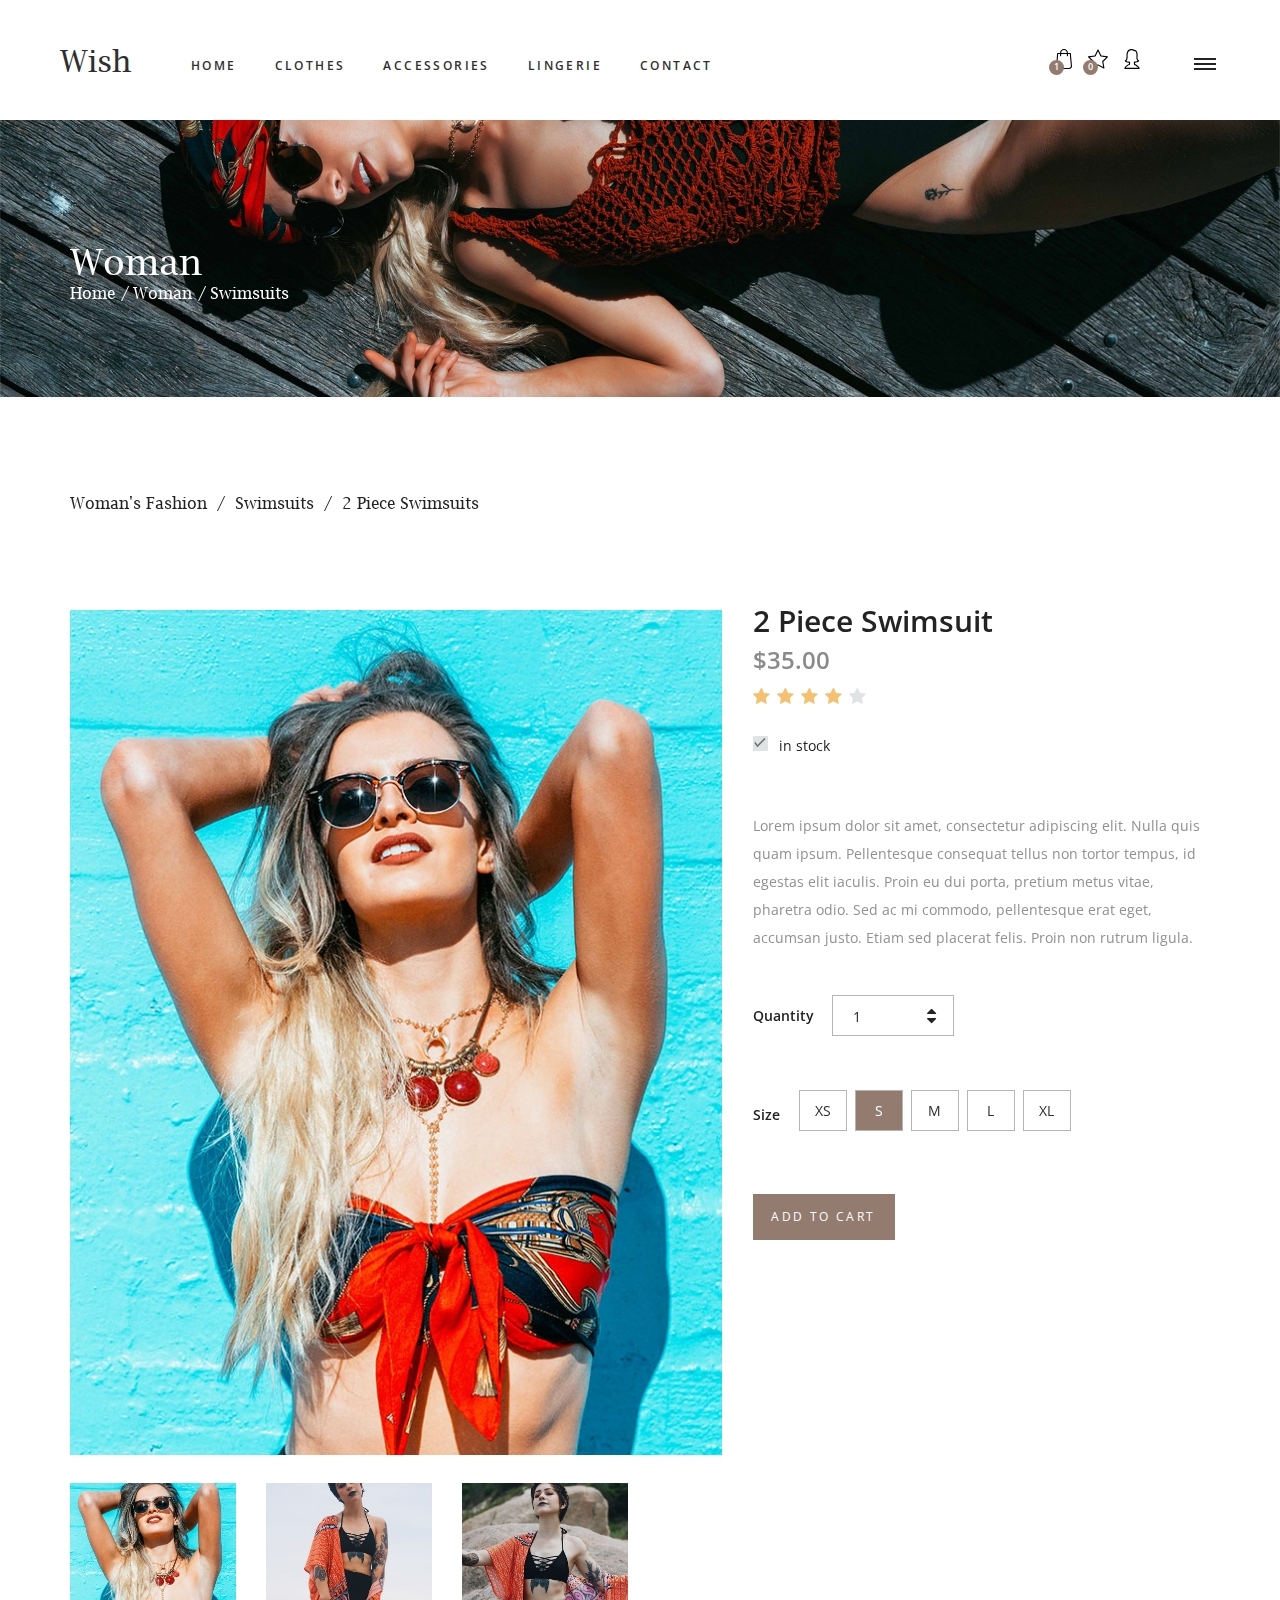
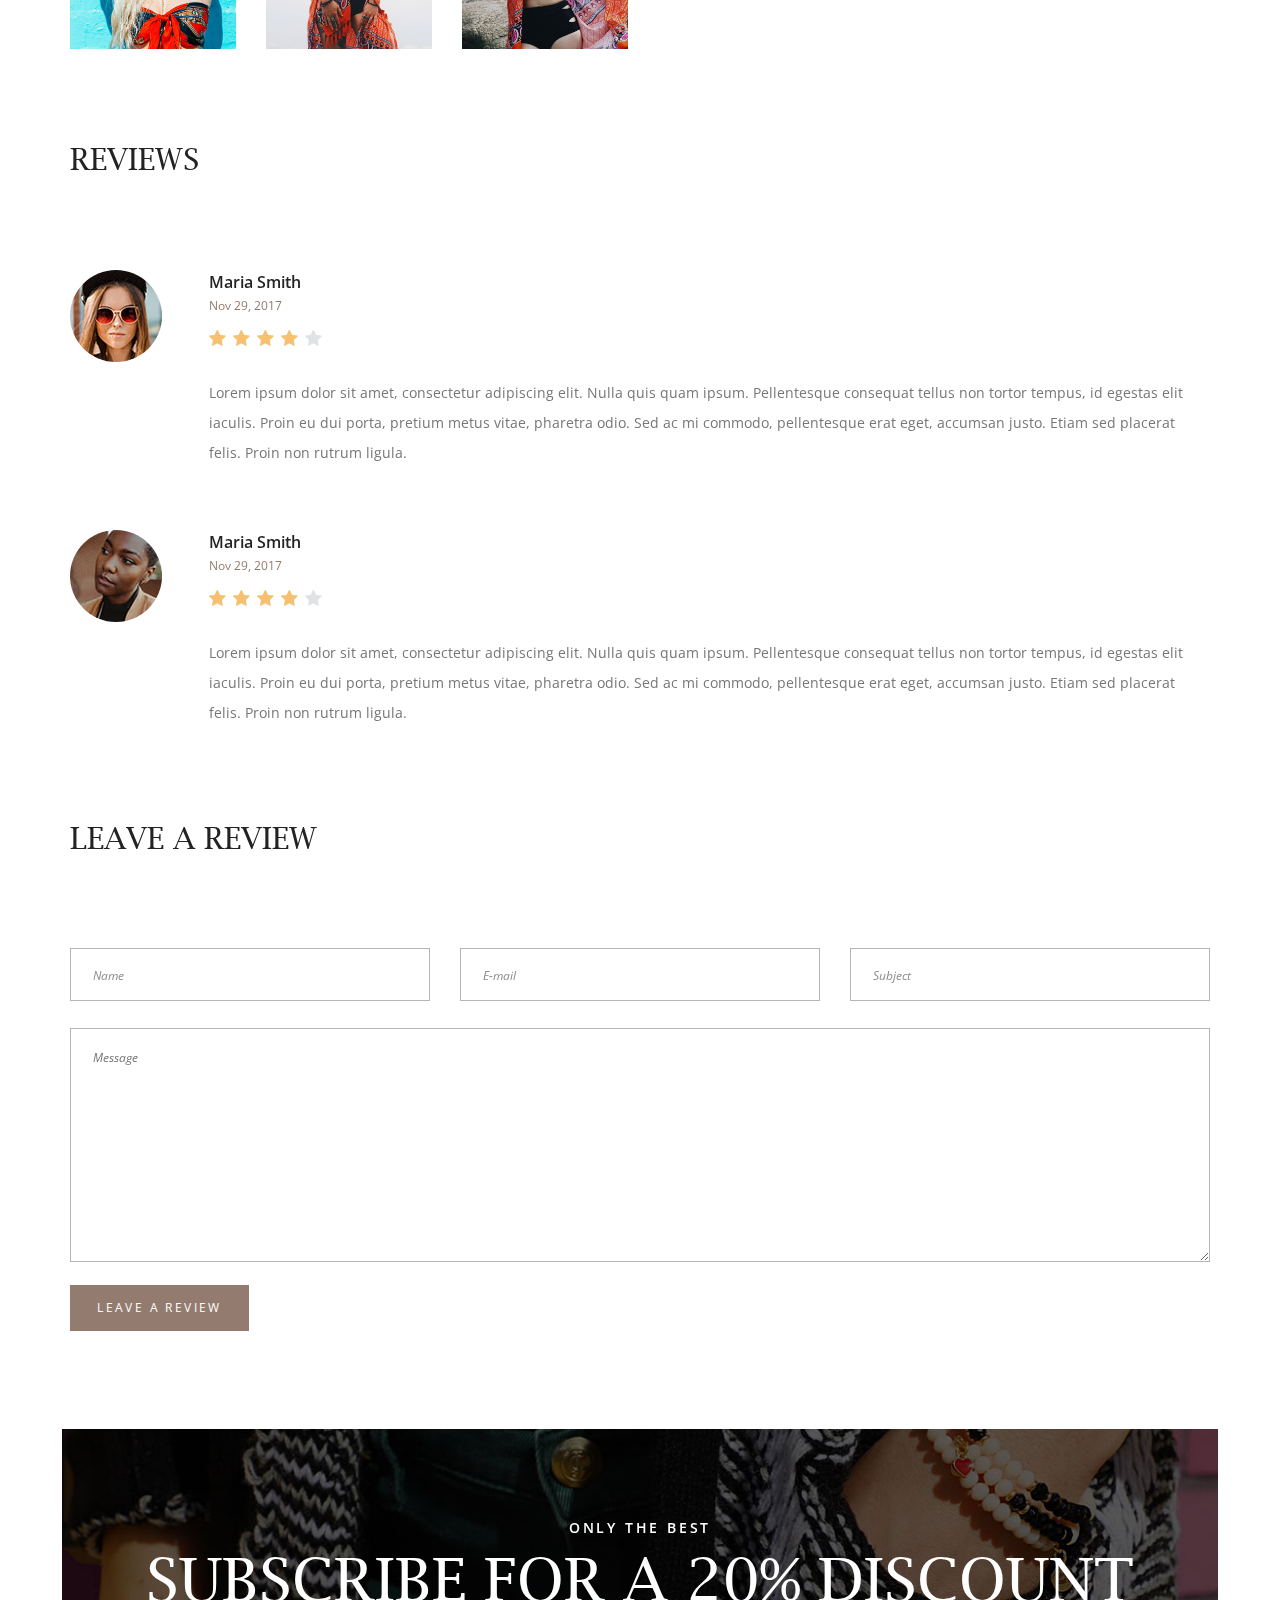
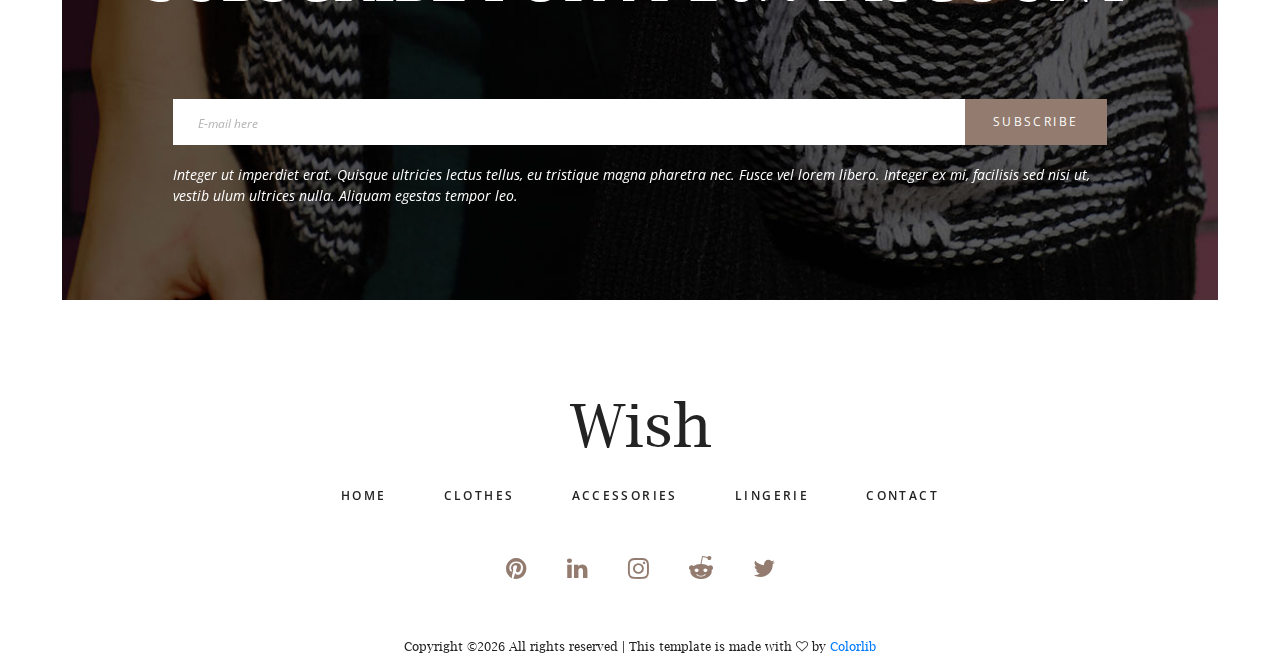
<file: product.html>
<!DOCTYPE html>
<html lang="en">
<head>
<title>Product</title>
<meta charset="utf-8">
<meta http-equiv="X-UA-Compatible" content="IE=edge">
<meta name="description" content="Wish shop project">
<meta name="viewport" content="width=device-width, initial-scale=1">
<link rel="stylesheet" type="text/css" href="styles/bootstrap4/bootstrap.min.css">
<link href="plugins/font-awesome-4.7.0/css/font-awesome.min.css" rel="stylesheet" type="text/css">
<link rel="stylesheet" type="text/css" href="styles/product.css">
<link rel="stylesheet" type="text/css" href="styles/product_responsive.css">
</head>
<body>

<div class="super_container">
	
	<!-- Header -->

	<header class="header">
		<div class="header_inner d-flex flex-row align-items-center justify-content-start">
			<div class="logo"><a href="#">Wish</a></div>
			<nav class="main_nav">
				<ul>
					<li><a href="index.html">home</a></li>
					<li><a href="categories.html">clothes</a></li>
					<li><a href="categories.html">accessories</a></li>
					<li><a href="categories.html">lingerie</a></li>
					<li><a href="contact.html">contact</a></li>
				</ul>
			</nav>
			<div class="header_content ml-auto">
				<div class="search header_search">
					<form action="#">
						<input type="search" class="search_input" required="required">
						<button type="submit" id="search_button" class="search_button"><img src="images/magnifying-glass.svg" alt=""></button>
					</form>
				</div>
				<div class="shopping">
					<!-- Cart -->
					<a href="#">
						<div class="cart">
							<img src="images/shopping-bag.svg" alt="">
							<div class="cart_num_container">
								<div class="cart_num_inner">
									<div class="cart_num">1</div>
								</div>
							</div>
						</div>
					</a>
					<!-- Star -->
					<a href="#">
						<div class="star">
							<img src="images/star.svg" alt="">
							<div class="star_num_container">
								<div class="star_num_inner">
									<div class="star_num">0</div>
								</div>
							</div>
						</div>
					</a>
					<!-- Avatar -->
					<a href="#">
						<div class="avatar">
							<img src="images/avatar.svg" alt="">
						</div>
					</a>
				</div>
			</div>

			<div class="burger_container d-flex flex-column align-items-center justify-content-around menu_mm"><div></div><div></div><div></div></div>
		</div>
	</header>

	<!-- Menu -->

	<div class="menu d-flex flex-column align-items-end justify-content-start text-right menu_mm trans_400">
		<div class="menu_close_container"><div class="menu_close"><div></div><div></div></div></div>
		<div class="logo menu_mm"><a href="#">Wish</a></div>
		<div class="search">
			<form action="#">
				<input type="search" class="search_input menu_mm" required="required">
				<button type="submit" id="search_button_menu" class="search_button menu_mm"><img class="menu_mm" src="images/magnifying-glass.svg" alt=""></button>
			</form>
		</div>
		<nav class="menu_nav">
			<ul class="menu_mm">
				<li class="menu_mm"><a href="index.html">home</a></li>
				<li class="menu_mm"><a href="#">clothes</a></li>
				<li class="menu_mm"><a href="#">accessories</a></li>
				<li class="menu_mm"><a href="#">lingerie</a></li>
				<li class="menu_mm"><a href="#">contact</a></li>
			</ul>
		</nav>
	</div>

	<!-- Home -->

	<div class="home">
		<div class="home_background parallax-window" data-parallax="scroll" data-image-src="images/product.jpg" data-speed="0.8"></div>
		<div class="container">
			<div class="row">
				<div class="col">
					<div class="home_container">
						<div class="home_content">
							<div class="home_title">Woman</div>
							<div class="breadcrumbs">
								<ul>
									<li><a href="index.html">Home</a></li>
									<li>Woman</li>
									<li>Swimsuits</li>
								</ul>
							</div>
						</div>
					</div>
				</div>
			</div>
		</div>
	</div>

	<!-- Product -->

	<div class="product">
		<div class="container">
			<div class="row">
				<div class="col">
					<div class="current_page">
						<ul>
							<li><a href="categories.html">Woman's Fashion</a></li>
							<li><a href="categories.html">Swimsuits</a></li>
							<li>2 Piece Swimsuits</li>
						</ul>
					</div>
				</div>
			</div>
			<div class="row product_row">

				<!-- Product Image -->
				<div class="col-lg-7">
					<div class="product_image">
						<div class="product_image_large"><img src="images/product_image_1.jpg" alt=""></div>
						<div class="product_image_thumbnails d-flex flex-row align-items-start justify-content-start">
							<div class="product_image_thumbnail" style="background-image:url(images/product_image_1.jpg)" data-image="images/product_image_1.jpg"></div>
							<div class="product_image_thumbnail" style="background-image:url(images/product_image_2.jpg)" data-image="images/product_image_2.jpg"></div>
							<div class="product_image_thumbnail" style="background-image:url(images/product_image_4.jpg)" data-image="images/product_image_4.jpg"></div>
						</div>
					</div>
				</div>

				<!-- Product Content -->
				<div class="col-lg-5">
					<div class="product_content">
						<div class="product_name">2 Piece Swimsuit</div>
						<div class="product_price">$35.00</div>
						<div class="rating rating_4" data-rating="4">
							<i class="fa fa-star"></i>
							<i class="fa fa-star"></i>
							<i class="fa fa-star"></i>
							<i class="fa fa-star"></i>
							<i class="fa fa-star"></i>
						</div>
						<!-- In Stock -->
						<div class="in_stock_container">
							<div class="in_stock in_stock_true"></div>
							<span>in stock</span>
						</div>
						<div class="product_text">
							<p>Lorem ipsum dolor sit amet, consectetur adipiscing elit. Nulla quis quam ipsum. Pellentesque consequat tellus non tortor tempus, id egestas elit iaculis. Proin eu dui porta, pretium metus vitae, pharetra odio. Sed ac mi commodo, pellentesque erat eget, accumsan justo. Etiam sed placerat felis. Proin non rutrum ligula.</p>
						</div>
						<!-- Product Quantity -->
						<div class="product_quantity_container">
							<span>Quantity</span>
							<div class="product_quantity clearfix">
								<input id="quantity_input" type="text" pattern="[0-9]*" value="1">
								<div class="quantity_buttons">
									<div id="quantity_inc_button" class="quantity_inc quantity_control"><i class="fa fa-caret-up" aria-hidden="true"></i></div>
									<div id="quantity_dec_button" class="quantity_dec quantity_control"><i class="fa fa-caret-down" aria-hidden="true"></i></div>
								</div>
							</div>
						</div>
						<!-- Product Size -->
						<div class="product_size_container">
							<span>Size</span>
							<div class="product_size">
								<ul class="d-flex flex-row align-items-start justify-content-start">
									<li>
										<input type="radio" id="radio_1" name="product_radio" class="regular_radio radio_1">
										<label for="radio_1">XS</label>
									</li>
									<li>
										<input type="radio" id="radio_2" name="product_radio" class="regular_radio radio_2" checked>
										<label for="radio_2">S</label>
									</li>
									<li>
										<input type="radio" id="radio_3" name="product_radio" class="regular_radio radio_3">
										<label for="radio_3">M</label>
									</li>
									<li>
										<input type="radio" id="radio_4" name="product_radio" class="regular_radio radio_4">
										<label for="radio_4">L</label>
									</li>
									<li>
										<input type="radio" id="radio_5" name="product_radio" class="regular_radio radio_5">
										<label for="radio_5">XL</label>
									</li>
								</ul>
							</div>
							<div class="button cart_button"><a href="#">add to cart</a></div>
						</div>
					</div>
				</div>
			</div>

			<!-- Reviews -->

			<div class="row">
				<div class="col">
					<div class="reviews">
						<div class="reviews_title">reviews</div>
						<div class="reviews_container">
							<ul>
								<!-- Review -->
								<li class=" review clearfix">
									<div class="review_image"><img src="images/review_1.jpg" alt=""></div>
									<div class="review_content">
										<div class="review_name"><a href="#">Maria Smith</a></div>
										<div class="review_date">Nov 29, 2017</div>
										<div class="rating rating_4 review_rating" data-rating="4">
											<i class="fa fa-star"></i>
											<i class="fa fa-star"></i>
											<i class="fa fa-star"></i>
											<i class="fa fa-star"></i>
											<i class="fa fa-star"></i>
										</div>
										<div class="review_text">
											<p>Lorem ipsum dolor sit amet, consectetur adipiscing elit. Nulla quis quam ipsum. Pellentesque consequat tellus non tortor tempus, id egestas elit iaculis. Proin eu dui porta, pretium metus vitae, pharetra odio. Sed ac mi commodo, pellentesque erat eget, accumsan justo. Etiam sed placerat felis. Proin non rutrum ligula. </p>
										</div>
									</div>
								</li>
								<!-- Review -->
								<li class=" review clearfix">
									<div class="review_image"><img src="images/review_2.jpg" alt=""></div>
									<div class="review_content">
										<div class="review_name"><a href="#">Maria Smith</a></div>
										<div class="review_date">Nov 29, 2017</div>
										<div class="rating rating_4 review_rating" data-rating="4">
											<i class="fa fa-star"></i>
											<i class="fa fa-star"></i>
											<i class="fa fa-star"></i>
											<i class="fa fa-star"></i>
											<i class="fa fa-star"></i>
										</div>
										<div class="review_text">
											<p>Lorem ipsum dolor sit amet, consectetur adipiscing elit. Nulla quis quam ipsum. Pellentesque consequat tellus non tortor tempus, id egestas elit iaculis. Proin eu dui porta, pretium metus vitae, pharetra odio. Sed ac mi commodo, pellentesque erat eget, accumsan justo. Etiam sed placerat felis. Proin non rutrum ligula. </p>
										</div>
									</div>
								</li>
							</ul>
						</div>
					</div>
				</div>
			</div>

			<!-- Leave a Review -->

			<div class="row">
				<div class="col">
					<div class="review_form_container">
						<div class="review_form_title">leave a review</div>
						<div class="review_form_content">
							<form action="#" id="review_form" class="review_form">
								<div class="d-flex flex-md-row flex-column align-items-start justify-content-between">
									<input type="text" class="review_form_input" placeholder="Name" required="required">
									<input type="email" class="review_form_input" placeholder="E-mail" required="required">
									<input type="text" class="review_form_input" placeholder="Subject">
								</div>
								<textarea class="review_form_text" name="review_form_text" placeholder="Message"></textarea>
								<button type="submit" class="review_form_button">leave a review</button>
							</form>
						</div>
					</div>
				</div>
			</div>
		</div>		
	</div>

	<!-- Newsletter -->

	<div class="newsletter">
		<div class="newsletter_content">
			<div class="newsletter_image" style="background-image:url(images/newsletter.jpg)"></div>
			<div class="container">
				<div class="row">
					<div class="col">
						<div class="section_title_container text-center">
							<div class="section_subtitle">only the best</div>
							<div class="section_title">subscribe for a 20% discount</div>
						</div>
					</div>
				</div>
				<div class="row newsletter_container">
					<div class="col-lg-10 offset-lg-1">
						<div class="newsletter_form_container">
							<form action="#">
								<input type="email" class="newsletter_input" required="required" placeholder="E-mail here">
								<button type="submit" class="newsletter_button">subscribe</button>
							</form>
						</div>
						<div class="newsletter_text">Integer ut imperdiet erat. Quisque ultricies lectus tellus, eu tristique magna pharetra nec. Fusce vel lorem libero. Integer ex mi, facilisis sed nisi ut, vestib ulum ultrices nulla. Aliquam egestas tempor leo.</div>
					</div>
				</div>
			</div>
		</div>
	</div>

	<!-- Footer -->

	<footer class="footer">
		<div class="container">
			<div class="row">
				<div class="col text-center">
					<div class="footer_logo"><a href="#">Wish</a></div>
					<nav class="footer_nav">
						<ul>
							<li><a href="index.html">home</a></li>
							<li><a href="categories.html">clothes</a></li>
							<li><a href="categories.html">accessories</a></li>
							<li><a href="categories.html">lingerie</a></li>
							<li><a href="contact.html">contact</a></li>
						</ul>
					</nav>
					<div class="footer_social">
						<ul>
							<li><a href="#"><i class="fa fa-pinterest" aria-hidden="true"></i></a></li>
							<li><a href="#"><i class="fa fa-linkedin" aria-hidden="true"></i></a></li>
							<li><a href="#"><i class="fa fa-instagram" aria-hidden="true"></i></a></li>
							<li><a href="#"><i class="fa fa-reddit-alien" aria-hidden="true"></i></a></li>
							<li><a href="#"><i class="fa fa-twitter" aria-hidden="true"></i></a></li>
						</ul>
					</div>
					<div class="copyright"><!-- Link back to Colorlib can't be removed. Template is licensed under CC BY 3.0. -->
Copyright &copy;<script>document.write(new Date().getFullYear());</script> All rights reserved | This template is made with <i class="fa fa-heart-o" aria-hidden="true"></i> by <a href="https://colorlib.com" target="_blank">Colorlib</a>
<!-- Link back to Colorlib can't be removed. Template is licensed under CC BY 3.0. --></div>
				</div>
			</div>
		</div>
	</footer>
</div>

<script src="js/jquery-3.2.1.min.js"></script>
<script src="styles/bootstrap4/popper.js"></script>
<script src="styles/bootstrap4/bootstrap.min.js"></script>
<script src="plugins/easing/easing.js"></script>
<script src="plugins/parallax-js-master/parallax.min.js"></script>
<script src="js/product_custom.js"></script>
</body>
</html>
</file>
<file: plugins/colorbox/colorbox.css>
/*
    Colorbox Core Style:
    The following CSS is consistent between example themes and should not be altered.
*/
#colorbox, #cboxOverlay, #cboxWrapper{position:absolute; top:0; left:0; z-index:9999; overflow:hidden; -webkit-transform: translate3d(0,0,0);}
#cboxWrapper {max-width:none;}
#cboxOverlay{position:fixed; width:100%; height:100%;}
#cboxMiddleLeft, #cboxBottomLeft{clear:left;}
#cboxContent{position:relative;}
#cboxLoadedContent{overflow:auto; -webkit-overflow-scrolling: touch;}
#cboxTitle{margin:0;}
#cboxLoadingOverlay, #cboxLoadingGraphic{position:absolute; top:0; left:0; width:100%; height:100%;}
#cboxPrevious, #cboxNext, #cboxClose, #cboxSlideshow{cursor:pointer;}
.cboxPhoto{float:left; margin:auto; border:0; display:block; max-width:none; -ms-interpolation-mode:bicubic;}
.cboxIframe{width:100%; height:100%; display:block; border:0; padding:0; margin:0;}
#colorbox, #cboxContent, #cboxLoadedContent{box-sizing:content-box; -moz-box-sizing:content-box; -webkit-box-sizing:content-box;}

/* 
    User Style:
    Change the following styles to modify the appearance of Colorbox.  They are
    ordered & tabbed in a way that represents the nesting of the generated HTML.
*/
#cboxOverlay
{
    /*background:url(images/overlay.png) repeat 0 0;*/
    background: rgba(0,0,0,0.95);
    opacity: 0.9; filter: alpha(opacity = 90);
}
#colorbox{outline:0;}
    #cboxTopLeft{width:21px; height:21px; background:url(images/controls.png) no-repeat -101px 0;}
    #cboxTopRight{width:21px; height:21px; background:url(images/controls.png) no-repeat -130px 0;}
    #cboxBottomLeft{width:21px; height:21px; background:url(images/controls.png) no-repeat -101px -29px;}
    #cboxBottomRight{width:21px; height:21px; background:url(images/controls.png) no-repeat -130px -29px;}
    #cboxMiddleLeft{width:21px; background:url(images/controls.png) left top repeat-y;}
    #cboxMiddleRight{width:21px; background:url(images/controls.png) right top repeat-y;}
    #cboxTopCenter{height:21px; background:url(images/border.png) 0 0 repeat-x;}
    #cboxBottomCenter{height:21px; background:url(images/border.png) 0 -29px repeat-x;}
    #cboxContent{background:#fff; overflow:hidden;}
        .cboxIframe{background:#fff;}
        #cboxError{padding:50px; border:1px solid #ccc;}
        #cboxLoadedContent{margin-bottom:28px;}
        #cboxTitle{position:absolute; bottom:4px; left:0; text-align:center; width:100%; color:#949494;}
        #cboxCurrent{position:absolute; bottom:4px; left:58px; color:#949494;}
        #cboxLoadingOverlay{background:url(images/loading_background.png) no-repeat center center;}
        #cboxLoadingGraphic{background:url(images/loading.gif) no-repeat center center;}

        /* these elements are buttons, and may need to have additional styles reset to avoid unwanted base styles */
        #cboxPrevious, #cboxNext, #cboxSlideshow, #cboxClose {border:0; padding:0; margin:0; overflow:visible; width:auto; background:none; }
        
        /* avoid outlines on :active (mouseclick), but preserve outlines on :focus (tabbed navigating) */
        #cboxPrevious:active, #cboxNext:active, #cboxSlideshow:active, #cboxClose:active {outline:0;}

        #cboxSlideshow{position:absolute; bottom:4px; right:30px; color:#0092ef;}
        #cboxPrevious{position:absolute; bottom:0; left:0; background:url(images/controls.png) no-repeat -75px 0; width:25px; height:25px; text-indent:-9999px;}
        #cboxPrevious:hover{background-position:-75px -25px;}
        #cboxNext{position:absolute; bottom:0; left:27px; background:url(images/controls.png) no-repeat -50px 0; width:25px; height:25px; text-indent:-9999px;}
        #cboxNext:hover{background-position:-50px -25px;}
        #cboxClose{position:absolute; bottom:0; right:0; background:url(images/controls.png) no-repeat -25px 0; width:25px; height:25px; text-indent:-9999px;}
        #cboxClose:hover{background-position:-25px -25px;}

/*
  The following fixes a problem where IE7 and IE8 replace a PNG's alpha transparency with a black fill
  when an alpha filter (opacity change) is set on the element or ancestor element.  This style is not applied to or needed in IE9.
  See: http://jacklmoore.com/notes/ie-transparency-problems/
*/
.cboxIE #cboxTopLeft,
.cboxIE #cboxTopCenter,
.cboxIE #cboxTopRight,
.cboxIE #cboxBottomLeft,
.cboxIE #cboxBottomCenter,
.cboxIE #cboxBottomRight,
.cboxIE #cboxMiddleLeft,
.cboxIE #cboxMiddleRight {
    filter: progid:DXImageTransform.Microsoft.gradient(startColorstr=#00FFFFFF,endColorstr=#00FFFFFF);
}
</file>
<file: styles/main_styles.css>
@charset "utf-8";
/* CSS Document */

/******************************

[Table of Contents]

1. Fonts
2. Body and some general stuff
3. Header
	3.1 Header - Logo
	3.2 Header - Main Navigation
	3.3 Header - Search
	3.4 Header - Shopping
	3.5 Header - Burger
4. Home
	4.1 Home Slider
5. Menu
6. Promo
7. New Arrivals
8. Extra
9. Gallery
10. Testimonials
11. Newsletter
12. Footer


******************************/

/***********
1. Fonts
***********/

@import url('https://fonts.googleapis.com/css?family=Open+Sans:300,400,600,700,800');
@font-face
{
	font-family: 'Lucida';
	src: url('../fonts/lucida_bright_regular.ttf')  format('truetype');
}
@font-face
{
	font-family: 'Lucida';
	src: url('../fonts/lucida_bright_demi.ttf')  format('truetype');
	font-weight: 700;
}
@font-face
{
	font-family: 'Beyond';
	src: url('../fonts/beyond_the_mountains.otf')  format('opentype'),
		 url('../fonts/beyond_the_mountains.ttf')  format('truetype');
}

/*********************************
2. Body and some general stuff
*********************************/

*
{
	margin: 0;
	padding: 0;
	-webkit-font-smoothing: antialiased;
	-webkit-text-shadow: rgba(0,0,0,.01) 0 0 1px;
	text-shadow: rgba(0,0,0,.01) 0 0 1px;
}
body
{
	font-family: 'Open Sans', sans-serif;
	font-size: 14px;
	font-weight: 400;
	background: #FFFFFF;
	color: #2f2f2f;
}
div
{
	display: block;
	position: relative;
	-webkit-box-sizing: border-box;
    -moz-box-sizing: border-box;
    box-sizing: border-box;
}
ul
{
	list-style: none;
	margin-bottom: 0px;
}
p
{
	font-family: 'Open Sans', sans-serif;
	font-size: 14px;
	line-height: 2;
	font-weight: 400;
	color: #929191;
	-webkit-font-smoothing: antialiased;
	-webkit-text-shadow: rgba(0,0,0,.01) 0 0 1px;
	text-shadow: rgba(0,0,0,.01) 0 0 1px;
}
p a
{
	display: inline;
	position: relative;
	color: inherit;
	border-bottom: solid 1px #ffa07f;
	-webkit-transition: all 200ms ease;
	-moz-transition: all 200ms ease;
	-ms-transition: all 200ms ease;
	-o-transition: all 200ms ease;
	transition: all 200ms ease;
}
a, a:hover, a:visited, a:active, a:link
{
	text-decoration: none;
	-webkit-font-smoothing: antialiased;
	-webkit-text-shadow: rgba(0,0,0,.01) 0 0 1px;
	text-shadow: rgba(0,0,0,.01) 0 0 1px;
}
p a:active
{
	position: relative;
	color: #FF6347;
}
p a:hover
{
	color: #FFFFFF;
	background: #ffa07f;
}
p a:hover::after
{
	opacity: 0.2;
}
::selection
{
	
}
p::selection
{
	
}
h1{font-size: 48px;}
h2{font-size: 36px;}
h3{font-size: 24px;}
h4{font-size: 18px;}
h5{font-size: 14px;}
h1, h2, h3, h4, h5, h6
{
	font-family: 'Open Sans', sans-serif;
	-webkit-font-smoothing: antialiased;
	-webkit-text-shadow: rgba(0,0,0,.01) 0 0 1px;
	text-shadow: rgba(0,0,0,.01) 0 0 1px;
}
h1::selection, 
h2::selection, 
h3::selection, 
h4::selection, 
h5::selection, 
h6::selection
{
	
}
.form-control
{
	color: #db5246;
}
section
{
	display: block;
	position: relative;
	box-sizing: border-box;
}
.clear
{
	clear: both;
}
.clearfix::before, .clearfix::after
{
	content: "";
	display: table;
}
.clearfix::after
{
	clear: both;
}
.clearfix
{
	zoom: 1;
}
.float_left
{
	float: left;
}
.float_right
{
	float: right;
}
.trans_200
{
	-webkit-transition: all 200ms ease;
	-moz-transition: all 200ms ease;
	-ms-transition: all 200ms ease;
	-o-transition: all 200ms ease;
	transition: all 200ms ease;
}
.trans_300
{
	-webkit-transition: all 300ms ease;
	-moz-transition: all 300ms ease;
	-ms-transition: all 300ms ease;
	-o-transition: all 300ms ease;
	transition: all 300ms ease;
}
.trans_400
{
	-webkit-transition: all 400ms ease;
	-moz-transition: all 400ms ease;
	-ms-transition: all 400ms ease;
	-o-transition: all 400ms ease;
	transition: all 400ms ease;
}
.trans_500
{
	-webkit-transition: all 500ms ease;
	-moz-transition: all 500ms ease;
	-ms-transition: all 500ms ease;
	-o-transition: all 500ms ease;
	transition: all 500ms ease;
}
.fill_height
{
	height: 100%;
}
.super_container
{
	width: 100%;
	overflow: hidden;
}
.prlx_parent
{
	overflow: hidden;
}
.prlx
{
	height: 130% !important;
}
.nopadding
{
	padding: 0px !important;
}
.section_title_container
{

}
.section_subtitle
{
	font-size: 14px;
	font-weight: 600;
	color: #bf9b5f;
	text-transform: uppercase;
	letter-spacing: 0.2em;
}
.section_title
{
	font-family: 'Lucida', serif;
	font-size: 60px;
	text-transform: uppercase;
	color: #000000;
	margin-top: -4px;
}
.button
{
	width: 142px;
	height: 46px;
	background: #bf9b5f;
	text-align: center;
	-webkit-transition: all 200ms ease;
	-moz-transition: all 200ms ease;
	-ms-transition: all 200ms ease;
	-o-transition: all 200ms ease;
	transition: all 200ms ease;
}
.button a
{
	display: block;
	font-size: 12px;
	text-transform: uppercase;
	color: #FFFFFF;
	letter-spacing: 0.2em;
	line-height: 46px;
	-webkit-transition: all 200ms ease;
	-moz-transition: all 200ms ease;
	-ms-transition: all 200ms ease;
	-o-transition: all 200ms ease;
	transition: all 200ms ease;
}
.button:hover
{
	background: #000000;
}
.button:hover a
{
	color: #ffffff;
}

/*********************************
3. Header
*********************************/

.header
{
	position: fixed;
	top: 0;
	left: 0;
	width: 100%;
	height: 120px;
	background: #FFFFFF;
	z-index: 100;
	padding-left: 60px;
	padding-right: 64px;
	-webkit-transition: all 200ms ease;
	-moz-transition: all 200ms ease;
	-ms-transition: all 200ms ease;
	-o-transition: all 200ms ease;
	transition: all 200ms ease;
}
.header.scrolled
{
	height: 80px;
}
.header_inner
{
	width: 100%;
	height: 100%;
}

/*********************************
3.1 Header - Logo
*********************************/

.logo a
{
	font-family: 'Lucida', serif;
  	font-size: 30px;
  	color: #000000;
}

/*********************************
3.2 Header - Main Navigation
*********************************/

.main_nav
{
	padding-left: 252px;
	-webkit-transform: translateY(4px);
	-moz-transform: translateY(4px);
	-ms-transform: translateY(4px);
	-o-transform: translateY(4px);
	transform: translateY(4px);
}
.main_nav ul li
{
	display: inline-block;
	margin-right: 50px;
}
.main_nav ul li:last-child
{
	margin-right: 0;
}
.main_nav ul li a
{
	font-size: 12px;
	text-transform: uppercase;
	color: #2f2f2f;
	font-weight: 600;
	letter-spacing: 0.2em;
	-webkit-transition: all 200ms ease;
	-moz-transition: all 200ms ease;
	-ms-transition: all 200ms ease;
	-o-transition: all 200ms ease;
	transition: all 200ms ease;
}
.main_nav ul li a:hover
{
	color: #937c6f;
}

/*********************************
3.3 Header - Search
*********************************/

.search
{
	display: inline-block;
	width: 400px;
	-webkit-transform: translateY(2px);
	-moz-transform: translateY(2px);
	-ms-transform: translateY(2px);
	-o-transform: translateY(2px);
	transform: translateY(2px);
}
.search_input
{
	width: 100%;
	height: 43px;
	background: #f9f5f5;
	border: none;
	outline: none;
	padding-left: 20px;
}
.search_button
{
	position: absolute;
	top: 45%;
	-webkit-transform: translateY(-50%);
	-moz-transform: translateY(-50%);
	-ms-transform: translateY(-50%);
	-o-transform: translateY(-50%);
	transform: translateY(-50%);
	right: 10px;
	width: 19px;
	height: 19px;
	background: transparent;
	border: none;
	outline: none;
}
.search_button:focus
{
	outline: none !important;
}
.search_button img
{
	max-width: 100%;
}

/*********************************
3.4 Header - Shopping
*********************************/

.shopping
{
	display: inline-block;
	margin-left: 111px;
	padding-right: 161px;
	-webkit-transform: translateY(-2px);
	-moz-transform: translateY(-2px);
	-ms-transform: translateY(-2px);
	-o-transform: translateY(-2px);
	transform: translateY(-2px);
}
.shopping a
{
	display: inline-block;
	margin-right: 10px;
}
.shopping a:last-child
{
	margin-right: 0;
}
.cart_num_container,
.star_num_container
{
	position: absolute;
	top: 13px;
	left: -5px;
	width: 15px;
	height: 15px;
	background: #937c6f;
	border-radius: 50%;
}
.cart_num_inner,
.star_num_inner
{
	width: 100%;
	height: 100%;
}
.cart_num,
.star_num
{
	position: absolute;
	top: 50%;
	left: 50%;
	-webkit-transform: translate(-50%, -50%);
	-moz-transform: translate(-50%, -50%);
	-ms-transform: translate(-50%, -50%);
	-o-transform: translate(-50%, -50%);
	transform: translate(-50%, -50%);
	font-size: 9px;
	font-weight: 600;
	color: #FFFFFF;
}
.star img
{
	width: 20px;
	height: 20px;
}
.avatar img
{
	width: 20px;
	height: 20px;
}

/*********************************
3.5 Header - Burger
*********************************/

.burger_container
{
	position: absolute;
	top: calc(50% + 4px);
	-webkit-transform: translateY(-50%);
	-moz-transform: translateY(-50%);
	-ms-transform: translateY(-50%);
	-o-transform: translateY(-50%);
	transform: translateY(-50%);
	right: 0;
	width: 22px;
	height: 16px;
	cursor: pointer;
}
.burger_container div
{
	width: 100%;
	height: 2px;
	background: #232323;
	-webkit-transition: all 200ms ease;
	-moz-transition: all 200ms ease;
	-ms-transition: all 200ms ease;
	-o-transition: all 200ms ease;
	transition: all 200ms ease;
	pointer-events: none;
}
.burger_container:hover div
{
	background: #937c6f;
}

/*********************************
4. Home
*********************************/

.home
{
	width: 100%;
	height: 904px;
	background: #FFFFFF;
}

/*********************************
4.1 Home Slider
*********************************/

.home_slider_container
{
	width: 100%;
	height: 100%;
}
.home_slider_background
{
	position: absolute;
	top: 0;
	left: 0;
	width: 100%;
	height: 100%;
	background-repeat: no-repeat;
	background-size: cover;
	background-position: center center;
}
.home_slider_content
{
	position: absolute;
	top: 56.3%;
	left: 50%;
	-webkit-transform: translateX(-50%);
	-moz-transform: translateX(-50%);
	-ms-transform: translateX(-50%);
	-o-transform: translateX(-50%);
	transform: translateX(-50%);
	z-index: 10;
}
.home_slider_content_inner
{
	background: rgba(191,155,95,0.75);
}
.home_slider_title
{
	font-family: 'Lucida', serif;
	font-size: 72px;
	color: #FFFFFF;
	height: 99px;
	line-height: 99px;
	padding-left: 31px;
	padding-right: 19px;
	white-space: nowrap;
}
.home_slider_subtitle
{
	position: absolute;
	left: 50%;
	-webkit-transform: translateX(-50%);
	-moz-transform: translateX(-50%);
	-ms-transform: translateX(-50%);
	-o-transform: translateX(-50%);
	transform: translateX(-50%);
	top: -37px;
	height: 37px;
	background: rgba(0,0,0,0.75);
	color: #FFFFFF;
	padding-left: 34px;
	padding-right: 34px;
	line-height: 37px;
	font-family: 'Lucida', serif;
	font-size: 18px;
	white-space: nowrap;
}
.home_slider_next
{
	position: absolute;
	top: 54%;
	right: 60px;
	width: 45px;
	height: 45px;
	background: rgba(191,155,95,0.75);
	z-index: 10;
	border-radius: 50%;
	cursor: pointer;
	-webkit-transition: all 200ms ease;
	-moz-transition: all 200ms ease;
	-ms-transition: all 200ms ease;
	-o-transition: all 200ms ease;
	transition: all 200ms ease;
}
.home_slider_next:hover
{
	background: #000000;
}
.home_slider_dots_container
{
	position: absolute;
	bottom: 0;
	left: 0;
	width: 100%;
	z-index: 10;
}
.home_slider_dots
{
	display: inline-block;
	position: absolute;
	top: -54px;
	left: 0;
}
.home_slider_dots ul
{
	display: inline-block;
}
.home_slider_dots ul li
{
	display: inline-block;
	position: relative;
	font-family: 'Lucida', serif;
	font-size: 18px;
	color: #bf9b5f;
	margin-right: 7px;
	cursor: pointer;
}
.home_slider_dots ul li:last-child
{
	margin-right: 0;
}
.home_slider_custom_dot div
{
	display: inline-block;
	width: 0px;
	height: 1px;
	background: #bf9b5f;
	-webkit-transition: all 200ms ease;
	-moz-transition: all 200ms ease;
	-ms-transition: all 200ms ease;
	-o-transition: all 200ms ease;
	transition: all 200ms ease;
	margin-left: 4px;
	margin-right: -4px;
}
.home_slider_custom_dot.active div
{
	width: 100px;
}
.home_slider .owl-dots
{
	display: none !important;
}

/*********************************
5. Menu
*********************************/

.menu
{
	position: fixed;
	top: 0;
	right: -400px;
	width: 400px;
	height: 100vh;
	background: #FFFFFF;
	z-index: 101;
	padding-right: 60px;
	padding-top: 87px;
	padding-left: 50px;
}
.menu.active
{
	right: 0;
}
.menu_close_container
{
	position: absolute;
	top: 30px;
	right: 60px;
	width: 18px;
	height: 18px;
	transform-origin: center center;
	-webkit-transform: rotate(45deg);
	-moz-transform: rotate(45deg);
	-ms-transform: rotate(45deg);
	-o-transform: rotate(45deg);
	transform: rotate(45deg);
	cursor: pointer;
}
.menu_close
{
	width: 100%;
	height: 100%;
	transform-style: preserve-3D;
}
.menu_close div
{
	width: 100%;
	height: 2px;
	background: #000000;
	top: 8px;
	-webkit-transition: all 200ms ease;
	-moz-transition: all 200ms ease;
	-ms-transition: all 200ms ease;
	-o-transition: all 200ms ease;
	transition: all 200ms ease;
}
.menu_close div:last-of-type
{
	-webkit-transform: rotate(90deg) translateX(-2px);
	-moz-transform: rotate(90deg) translateX(-2px);
	-ms-transform: rotate(90deg) translateX(-2px);
	-o-transform: rotate(90deg) translateX(-2px);
	transform: rotate(90deg) translateX(-2px);
	transform-origin: center;
}
.menu_close:hover div
{
	background: #937c6f;
}
.menu .logo
{
	margin-bottom: 60px;
}
.menu_nav ul li
{
	margin-bottom: 11px;
}
.menu_nav ul li a
{
	font-size: 12px;
	text-transform: uppercase;
	color: #2f2f2f;
	font-weight: 600;
	letter-spacing: 0.2em;
	-webkit-transition: all 200ms ease;
	-moz-transition: all 200ms ease;
	-ms-transition: all 200ms ease;
	-o-transition: all 200ms ease;
	transition: all 200ms ease;
}
.menu_nav ul li a:hover
{
	color: #937c6f;
}
.menu .search
{
	width: 100%;
	margin-bottom: 67px;
}

/*********************************
6. Promo
*********************************/

.promo
{
	padding-top: 88px;
}
.promo_container
{
	margin-top: 75px;
}
.promo_item
{
	width: 100%;
}
.promo_image
{
	width: 100%;
}
.promo_image img
{
	max-width: 100%;
}
.promo_link
{
	width: 100%;
	height: 60px;
	background: #2f2f2f;
	text-align: center;
	-webkit-transition: all 200ms ease;
	-moz-transition: all 200ms ease;
	-ms-transition: all 200ms ease;
	-o-transition: all 200ms ease;
	transition: all 200ms ease;
}
.promo_link a
{
	display: block;
	font-family: 'Lucida', serif;
	font-size: 18px;
	color: #FFFFFF;
	line-height: 60px;
	-webkit-transition: all 200ms ease;
	-moz-transition: all 200ms ease;
	-ms-transition: all 200ms ease;
	-o-transition: all 200ms ease;
	transition: all 200ms ease;
}
.promo_link:hover
{
	background: #222222;
}
.promo_link:hover a
{
	color: #937c6f;
}
.promo_content
{
	position: absolute;
	top: 43.6%;
	z-index: 1;
}
.promo_content_1
{
	right: 0;
	text-align: right;
	padding-right: 14px;
}
.promo_content_2
{
	left: 0;
	width: 100%;
	text-align: center;
	background: #bf9b5f;
	padding-bottom: 9px;
	padding-top: 2px;
}
.promo_content_3
{
	top: 30%;
	left: 15px;
	background: #000000;
	padding-left: 10px;
	text-align: right;
	padding-right: 22px;
	padding-top: 39px;
	padding-bottom: 41px;
}
.promo_title
{
	font-family: 'Lucida', serif;
	font-size: 30px;
	color: #FFFFFF;
}
.promo_subtitle
{
	font-size: 14px;
	color: #FFFFFF;
	font-weight: 600;
	text-transform: uppercase;
	margin-top: -3px;
}
.promo_content_3 .promo_subtitle
{
	text-transform: none;
	font-weight: 400;
	font-style: italic;
}

/*********************************
7. New Arrivals
*********************************/

.arrivals
{
	padding-top: 88px;
	padding-bottom: 95px;
}
.products_container
{
	margin-top: 98px;
}
.product
{

}
.product_image
{
	width: 100%;
}
.product_image img
{
	max-width: 100%;
}
.rating
{
	margin-top: 24px;
}
.rating i
{
	font-size: 10px;
	margin-right: 1px;
	color: #e0e3e4;
}
.rating i:last-child
{
	margin-right: 0px;
}
.rating_1 i:first-child{color: #f5c06f;}
.rating_2 i:first-child{color: #f5c06f;}
.rating_2 i:nth-child(2){color: #f5c06f;}
.rating_3 i:first-child{color: #f5c06f;}
.rating_3 i:nth-child(2){color: #f5c06f;}
.rating_3 i:nth-child(3){color: #f5c06f;}
.rating_4 i:first-child{color: #f5c06f;}
.rating_4 i:nth-child(2){color: #f5c06f;}
.rating_4 i:nth-child(3){color: #f5c06f;}
.rating_4 i:nth-child(4){color: #f5c06f;}
.rating_5 i:first-child{color: #f5c06f;}
.rating_5 i:nth-child(2){color: #f5c06f;}
.rating_5 i:nth-child(3){color: #f5c06f;}
.rating_5 i:nth-child(4){color: #f5c06f;}
.rating_5 i:nth-child(5){color: #f5c06f;}
.product_content
{
	margin-top: 7px;
}
.product_info
{
	float: left;
}
.product_name a
{
	font-size: 16px;
	font-weight: 600;
	color: #000000;
	-webkit-transition: all 200ms ease;
	-moz-transition: all 200ms ease;
	-ms-transition: all 200ms ease;
	-o-transition: all 200ms ease;
	transition: all 200ms ease;
}
.product_name a:hover
{
	color: #bf9b5f;
}
.product_price
{
	font-size: 24px;
	font-weight: 600;
	color: #8a8a8a;
	margin-top: 0px;
}
.product_options
{
	float: right;
	transform: translateY(11px);
}
.product_option
{
	width: 37px;
	height: 37px;
	cursor: pointer;
}
.product_buy
{
	display: inline-block;
	background: #bf9b5f;
	vertical-align: middle;
	margin-right: 4px;
	-webkit-transition: all 200ms ease;
	-moz-transition: all 200ms ease;
	-ms-transition: all 200ms ease;
	-o-transition: all 200ms ease;
	transition: all 200ms ease;
}
.product_buy img
{
	position: absolute;
	top: 50%;
	left: 50%;
	-webkit-transform: translate(-50%, -50%);
	-moz-transform: translate(-50%, -50%);
	-ms-transform: translate(-50%, -50%);
	-o-transform: translate(-50%, -50%);
	transform: translate(-50%, -50%);
	width: 23px;
	height: 23px;
}
.product_buy:hover
{
	background: #000000;
}
.product_fav
{
	display: inline-block;
	vertical-align: middle;
	font-size: 14px;
	font-weight: 600;
	color: #232323;
	background: #e0e3e4;
	line-height: 37px;
	text-align: center;
	-webkit-transition: all 200ms ease;
	-moz-transition: all 200ms ease;
	-ms-transition: all 200ms ease;
	-o-transition: all 200ms ease;
	transition: all 200ms ease;
}
.product_fav:hover
{
	color: #FFFFFF;
	background: #232323;
}

/*********************************
8. Extra
*********************************/

.extra
{
	width: 100%;
	padding-left: 62px;
	padding-right: 62px;
}
.extra_promo
{
	width: calc((100% - 30px) / 2);
	height: 616px;
	float: left;
}
.extra_promo_image
{
	position: absolute;
	top: 0;
	left: 0;
	width: 100%;
	height: 100%;
	background-repeat: no-repeat;
	background-size: cover;
	background-position: center center;
}
.extra_promo_1
{
	margin-right: 30px;
	padding-top: 43px;
	padding-left: 45px;
	padding-bottom: 46px;
	padding-right: 45px;
}
.extra_1_content
{
	max-width: 425px;
	height: 100%;
	background: rgba(0,0,0,0.60);
	border: solid 2px #bf9b5f;
	padding-left: 40px;
	padding-right: 40px;
}
.extra_1_price
{
	font-family: 'Beyond', sans-serif;
	font-size: 72px;
	color: #FFFFFF;
	line-height: 0.75;
}
.extra_1_price span
{
	font-size: 18px;
}
.extra_1_title
{
	font-family: 'Lucida', serif;
	font-size: 30px;
	color: #bf9b5f;
	margin-top: 39px;
}
.extra_1_text
{
	font-size: 12px;
	color: #aeaeae;
	margin-top: 26px;
	line-height: 2;
}
.extra_1_button
{
	margin-top: 39px;
}
.extra_promo_2
{
	border: solid 2px #bf9b5f;
	padding-top: 43px;
	padding-bottom: 46px;
}
.extra_2_content
{
	max-width: 408px;
	height: 100%;
	background: transparent;
	padding-top: 27px;
	padding-left: 37px;
	padding-right: 37px;
}
.extra_2_title
{
	transform: translateX(20px);
}
.extra_2_center
{
	font-family: 'Lucida', serif;
	font-size: 200px;
	color: rgba(191,155,95,0.75);
	line-height: 0.75;
	-webkit-transform: rotate(-12deg);
	-moz-transform: rotate(-12deg);
	-ms-transform: rotate(-12deg);
	-o-transform: rotate(-12deg);
	transform: rotate(-12deg);
}
.extra_2_top
{
	position: absolute;
	left: -50px;
	top: -32px;
	font-family: 'Beyond', sans-serif;
	font-size: 72px;
	line-height: 0.75;
	color: rgba(255,255,255,0.75);
}
.extra_2_bottom
{
	position: absolute;
	left: -43px;
	bottom: -28px;
	font-family: 'Beyond', sans-serif;
	font-size: 72px;
	line-height: 0.75;
	color: rgba(255,255,255,0.75);
}
.extra_2_text
{
	font-size: 12px;
	color: #aeaeae;
	margin-top: 83px;
	line-height: 2;
}
.extra_2_button
{
	margin-top: 36px;
}

/*********************************
9. Gallery
*********************************/

.gallery
{
	width: 100%;
	padding-top: 88px;
	padding-left: 44px;
	padding-right: 44px;
	padding-bottom: 42px;
	margin-top: 99px;
}
.gallery_item a
{
	display: block;
	outline: none;
}
.gallery_image
{
	position: absolute;
	top: 0;
	left: 0;
	width: 100%;
	height: 100%;
	background-repeat: no-repeat;
	background-size: cover;
	background-position: center center;
}
.gallery_title
{

}
.gallery_title ul li
{
	display: inline-block;
	margin-right: 34px;
}
.gallery_title ul li:last-child
{
	margin-right: 0;
}
.gallery_title ul li a
{
	font-family: 'Lucida', serif;
	font-size: 36px;
	font-weight: 700;
	color: rgba(255,255,255,0.75);
	-webkit-transition: all 200ms ease;
	-moz-transition: all 200ms ease;
	-ms-transition: all 200ms ease;
	-o-transition: all 200ms ease;
	transition: all 200ms ease;
}
.gallery_title ul li a:hover
{
	color: #bf9b5f;
}
.gallery_text
{
	font-size: 14px;
	color: #FFFFFF;
	margin-top: 5px;
}
.gallery_button
{
	margin: 0 auto;
	margin-top: 40px;
}
.gallery_slider_container
{
	margin-top: 55px;
}

/*********************************
10. Testimonials
*********************************/

.testimonials
{
	width: 100%;
	padding-top: 88px;
	padding-bottom: 93px;
}
.test_slider_container
{
	margin-top: 65px;
}
.test_text
{
	font-family: 'Lucida', serif;
	font-size: 24px;
	color: #8a8a8a;
	font-style: italic;
	line-height: 1.75;
}
.test_image
{
	width: 86px;
	height: 86px;
	border-radius: 50%;
	overflow: hidden;
	margin: 0 auto;
	margin-top: 26px;
}
.test_image img
{
	max-width: 100%;
}
.test_name
{
	font-family: 'Lucida', serif;
	font-size: 16px;
	font-weight: 700;
	color: #232323;
	margin-top: 14px;
}
.test_title
{
	font-size: 12px;
	text-transform: uppercase;
	letter-spacing: 0.2em;
	font-weight: 600;
	color: #bf9b5f;
	margin-top: 4px;
}

/*********************************
11. Newsletter
*********************************/

.newsletter
{
	width: 100%;
	padding-left: 62px;
	padding-right: 62px;
}
.newsletter_content
{
	width: 100%;
	padding-top: 88px;
	padding-bottom: 94px;
}
.newsletter_image
{
	position: absolute;
	top: 0;
	left: 0;
	width: 100%;
	height: 100%;
	background-repeat: no-repeat;
	background-size: cover;
	background-position: center center;
}
.newsletter .section_subtitle,
.newsletter .section_title
{
	color: #FFFFFF;
}
.newsletter_container
{
	margin-top: 75px;
}
.newsletter_input
{
	width: 100%;
	height: 46px;
	background: #FFFFFF;
	padding-left: 25px;
	border: none;
	outline: none;
}
.newsletter_input::-webkit-input-placeholder
{
	font-size: 12px !important;
	font-weight: 400 !important;
	font-style: italic;
	color: #b3b3b3 !important;
}
.newsletter_input:-moz-placeholder
{
	font-size: 12px !important;
	font-weight: 400 !important;
	font-style: italic;
	color: #b3b3b3 !important;
}
.newsletter_input::-moz-placeholder
{
	font-size: 12px !important;
	font-weight: 400 !important;
	font-style: italic;
	color: #b3b3b3 !important;
} 
.newsletter_input:-ms-input-placeholder
{ 
	font-size: 12px !important;
	font-weight: 400 !important;
	font-style: italic;
	color: #b3b3b3 !important;
}
.newsletter_input::input-placeholder
{
	font-size: 12px !important;
	font-weight: 400 !important;
	font-style: italic;
	color: #b3b3b3 !important;
}
.newsletter_button
{
	position: absolute;
	top: 0;
	right: 0;
	width: 142px;
	height: 46px;
	background: #937c6f;
	color: #FFFFFF;
	font-size: 12px;
	letter-spacing: 0.2em;
	text-transform: uppercase;
	border: none;
	outline: none;
	cursor: pointer;
	-webkit-transition: all 200ms ease;
	-moz-transition: all 200ms ease;
	-ms-transition: all 200ms ease;
	-o-transition: all 200ms ease;
	transition: all 200ms ease;
}
.newsletter_button:hover
{
	background: #e0e3e4;
	color: #232323;
}
.newsletter_text
{
	font-size: 14px;
	font-style: italic;
	color: #FFFFFF;
	margin-top: 19px;
}

/*********************************
12. Footer
*********************************/

.footer
{
	padding-top: 80px;
}
.footer_logo a
{
	font-family: 'Lucida', serif;
	font-size: 60px;
	color: #000000;
}
.footer_nav
{
	margin-top: 14px;
}
.footer_nav ul li
{
	display: inline-block;
	margin-right: 53px;
}
.footer_nav ul li:last-child
{
	margin-right: 0;
}
.footer_nav ul li a
{
	font-size: 12px;
	text-transform: uppercase;
	color: #232323;
	font-weight: 600;
	letter-spacing: 0.2em;
	-webkit-transition: all 200ms ease;
	-moz-transition: all 200ms ease;
	-ms-transition: all 200ms ease;
	-o-transition: all 200ms ease;
	transition: all 200ms ease;
}
.footer_nav ul li a:hover
{
	color: #937c6f;
}
.footer_social
{
	margin-top: 51px;
}
.footer_social ul li
{
	display: inline-block;
	margin-right: 36px;
}
.footer_social ul li:last-child
{
	margin-right: 0;
}
.footer_social ul li a i
{
	font-size: 30px;
	color: #bf9b5f;
	-webkit-transition: all 200ms ease;
	-moz-transition: all 200ms ease;
	-ms-transition: all 200ms ease;
	-o-transition: all 200ms ease;
	transition: all 200ms ease;
}
.footer_social ul li a i:hover
{
	color: #000000;
}
.copyright
{
	margin-top: 56px;
	padding-bottom: 13px;
	font-family: 'Lucida', serif;
	font-size: 18px;
	color: #000000;
}
</file>
<file: styles/responsive.css>
@charset "utf-8";
/* CSS Document */

/******************************

[Table of Contents]

1. 1600px
2. 1440px
3. 1280px
4. 1199px
5. 1024px
6. 991px
7. 959px
8. 880px
9. 768px
10. 767px
11. 539px
12. 479px
13. 400px

******************************/

/************
1. 1800px
************/

@media only screen and (max-width: 1800px)
{
	.search
	{
		width: 200px;
	}
}

/************
1. 1600px
************/

@media only screen and (max-width: 1600px)
{
	.main_nav
	{
		padding-left: 100px;
	}
	.shopping
	{
		padding-right: 100px;
		margin-left: 100px;
	}
}

/************
2. 1440px
************/

@media only screen and (max-width: 1440px)
{
	.shopping
	{
		padding-right: 74px;
		margin-left: 60px;
	}
}

/************
3. 1380px
************/

@media only screen and (max-width: 1380px)
{
	.main_nav
	{
		padding-left: 60px;
	}
	.main_nav ul li
	{
		margin-right: 34px;
	}
	.header_search
	{
		display: none;
	}
}

/************
3. 1280px
************/

@media only screen and (max-width: 1280px)
{
	
}

/************
4. 1199px
************/

@media only screen and (max-width: 1199px)
{
	
}

/************
4. 1100px
************/

@media only screen and (max-width: 1100px)
{
	
}

/************
5. 1024px
************/

@media only screen and (max-width: 1024px)
{
	
}

/************
6. 991px
************/

@media only screen and (max-width: 991px)
{
	.main_nav
	{
		display: none;
	}
	.shopping
	{
		padding-right: 91px;
	}
	.home_slider_title
	{
		font-size: 56px;
		height: 76px;
		line-height: 76px;
	}
	.section_title
	{
		font-size: 48px;
	}
	.promo_col:not(:last-child)
	{
		margin-bottom: 60px;
	}
	.product_col:not(:last-child)
	{
		margin-bottom: 50px;
	}
	.extra_promo
	{
		width: 100%;
		height: 616px;
		float: none;
	}
	.extra_promo_1
	{
		margin-right: 0px;
		margin-bottom: 30px;
	}
	.footer_nav ul li
	{
		margin-right: 30px;
	}
}

/************
7. 959px
************/

@media only screen and (max-width: 959px)
{
	
}

/************
8. 880px
************/

@media only screen and (max-width: 880px)
{
	
}

/************
9. 768px
************/

@media only screen and (max-width: 768px)
{
	
}

/************
10. 767px
************/

@media only screen and (max-width: 767px)
{
	
}

/************
11. 575px
************/

@media only screen and (max-width: 575px)
{
	.home
	{
		height: 100vh;
	}
	.header
	{
		height: 70px;
		padding-left: 15px;
		padding-right: 15px;
	}
	.logo a
	{
		font-size: 24px;
	}
	.shopping
	{
		padding-right: 47px;
		margin-left: 0;
	}
	.burger_container
	{
		top: calc(50% + 1px);
	}
	.home_slider_dots_container,
	.home_slider_next
	{
		display: none !important;
	}
	.home_slider_title
	{
		font-size: 28px;
	}
	.home_slider_subtitle
	{
		font-size: 14px;
	}
	.menu
	{
		width: 100%;
		right: -100%;
		padding-right: 15px;
		padding-left: 15px;
		padding-top: 21px;
	}
	.menu .search
	{
		margin-bottom: 50px;
	}
	.menu .search_input
	{
		height: 36px;
	}
	.menu_close_container
	{
		right: 15px;
	}
	.menu .logo
	{
		margin-bottom: 35px;
		margin-right: auto;
	}
	.menu.active
	{
		right: 0;
	}
	.section_subtitle
	{
		font-size: 12px;
	}
	.section_title
	{
		font-size: 28px;
	}
	.extra
	{
		padding-left: 15px;
		padding-right: 15px;
	}
	.extra_promo_1
	{
		padding-left: 15px;
		padding-right: 15px;
	}
	.extra_promo_2
	{
		padding-left: 15px;
		padding-right: 15px;
	}
	.extra_1_content
	{
		padding-left: 20px;
		padding-right: 20px;
	}
	.gallery
	{
		padding-left: 15px;
		padding-right: 15px;
	}
	.gallery_title ul li
	{
		display: block;
		margin-right: 0px;
	}
	.gallery_title ul li a
	{
		font-size: 24px;
	}
	.test_text
	{
		font-size: 16px;
	}
	.newsletter
	{
		padding-left: 15px;
		padding-right: 15px;
	}
	.newsletter_button
	{
		display: block;
		position: relative;
		margin: 0 auto;
		margin-top: 10px;
	}
	.newsletter_text
	{
		font-size: 13px;
	}
	.footer_logo a
	{
		font-size: 48px;
	}
	.footer_nav ul li
	{
		display: block;
		margin-right: 0;
		margin-bottom: 5px;
	}
	.footer_nav ul li:last-child
	{
		margin-bottom: 0;
	}
	.footer_social ul li
	{
		margin-right: 29px;
	}
	.footer_social ul li a i
	{
		font-size: 20px;
	}
}

/************
11. 539px
************/

@media only screen and (max-width: 539px)
{
	
}

/************
12. 480px
************/

@media only screen and (max-width: 480px)
{
	
}

/************
13. 479px
************/

@media only screen and (max-width: 479px)
{
	
}

/************
14. 400px
************/

@media only screen and (max-width: 400px)
{
	
}
</file>
<file: styles/cart.css>
@charset "utf-8";
/* CSS Document */

/******************************

[Table of Contents]

1. Fonts
2. Body and some general stuff
3. Header
	3.1 Header - Logo
	3.2 Header - Main Navigation
	3.3 Header - Search
	3.4 Header - Shopping
	3.5 Header - Burger
4. Home
5. Menu
6. Cart
7. Options
8. Newsletter
9. Footer


******************************/

/***********
1. Fonts
***********/

@import url('https://fonts.googleapis.com/css?family=Open+Sans:300,400,600,700,800');
@font-face
{
	font-family: 'Lucida';
	src: url('../fonts/lucida_bright_regular.ttf')  format('truetype');
}
@font-face
{
	font-family: 'Lucida';
	src: url('../fonts/lucida_bright_demi.ttf')  format('truetype');
	font-weight: 700;
}
@font-face
{
	font-family: 'Beyond';
	src: url('../fonts/beyond_the_mountains.otf')  format('opentype'),
		 url('../fonts/beyond_the_mountains.ttf')  format('truetype');
}

/*********************************
2. Body and some general stuff
*********************************/

*
{
	margin: 0;
	padding: 0;
	-webkit-font-smoothing: antialiased;
	-webkit-text-shadow: rgba(0,0,0,.01) 0 0 1px;
	text-shadow: rgba(0,0,0,.01) 0 0 1px;
}
body
{
	font-family: 'Open Sans', sans-serif;
	font-size: 14px;
	font-weight: 400;
	background: #FFFFFF;
	color: #2f2f2f;
}
div
{
	display: block;
	position: relative;
	-webkit-box-sizing: border-box;
    -moz-box-sizing: border-box;
    box-sizing: border-box;
}
ul
{
	list-style: none;
	margin-bottom: 0px;
}
p
{
	font-family: 'Open Sans', sans-serif;
	font-size: 14px;
	line-height: 2;
	font-weight: 400;
	color: #929191;
	-webkit-font-smoothing: antialiased;
	-webkit-text-shadow: rgba(0,0,0,.01) 0 0 1px;
	text-shadow: rgba(0,0,0,.01) 0 0 1px;
}
p a
{
	display: inline;
	position: relative;
	color: inherit;
	border-bottom: solid 1px #ffa07f;
	-webkit-transition: all 200ms ease;
	-moz-transition: all 200ms ease;
	-ms-transition: all 200ms ease;
	-o-transition: all 200ms ease;
	transition: all 200ms ease;
}
a, a:hover, a:visited, a:active, a:link
{
	text-decoration: none;
	-webkit-font-smoothing: antialiased;
	-webkit-text-shadow: rgba(0,0,0,.01) 0 0 1px;
	text-shadow: rgba(0,0,0,.01) 0 0 1px;
}
p a:active
{
	position: relative;
	color: #FF6347;
}
p a:hover
{
	color: #FFFFFF;
	background: #ffa07f;
}
p a:hover::after
{
	opacity: 0.2;
}
::selection
{
	
}
p::selection
{
	
}
h1{font-size: 48px;}
h2{font-size: 36px;}
h3{font-size: 24px;}
h4{font-size: 18px;}
h5{font-size: 14px;}
h1, h2, h3, h4, h5, h6
{
	font-family: 'Open Sans', sans-serif;
	-webkit-font-smoothing: antialiased;
	-webkit-text-shadow: rgba(0,0,0,.01) 0 0 1px;
	text-shadow: rgba(0,0,0,.01) 0 0 1px;
}
h1::selection, 
h2::selection, 
h3::selection, 
h4::selection, 
h5::selection, 
h6::selection
{
	
}
.form-control
{
	color: #db5246;
}
section
{
	display: block;
	position: relative;
	box-sizing: border-box;
}
.clear
{
	clear: both;
}
.clearfix::before, .clearfix::after
{
	content: "";
	display: table;
}
.clearfix::after
{
	clear: both;
}
.clearfix
{
	zoom: 1;
}
.float_left
{
	float: left;
}
.float_right
{
	float: right;
}
.trans_200
{
	-webkit-transition: all 200ms ease;
	-moz-transition: all 200ms ease;
	-ms-transition: all 200ms ease;
	-o-transition: all 200ms ease;
	transition: all 200ms ease;
}
.trans_300
{
	-webkit-transition: all 300ms ease;
	-moz-transition: all 300ms ease;
	-ms-transition: all 300ms ease;
	-o-transition: all 300ms ease;
	transition: all 300ms ease;
}
.trans_400
{
	-webkit-transition: all 400ms ease;
	-moz-transition: all 400ms ease;
	-ms-transition: all 400ms ease;
	-o-transition: all 400ms ease;
	transition: all 400ms ease;
}
.trans_500
{
	-webkit-transition: all 500ms ease;
	-moz-transition: all 500ms ease;
	-ms-transition: all 500ms ease;
	-o-transition: all 500ms ease;
	transition: all 500ms ease;
}
.fill_height
{
	height: 100%;
}
.super_container
{
	width: 100%;
	overflow: hidden;
}
.prlx_parent
{
	overflow: hidden;
}
.prlx
{
	height: 130% !important;
}
.parallax-window
{
    min-height: 400px;
    background: transparent;
}
.nopadding
{
	padding: 0px !important;
}
.section_title_container
{

}
.section_subtitle
{
	font-size: 14px;
	font-weight: 600;
	color: #937c6f;
	text-transform: uppercase;
	letter-spacing: 0.2em;
}
.section_title
{
	font-family: 'Lucida', serif;
	font-size: 60px;
	text-transform: uppercase;
	color: #2f2f2f;
	margin-top: -4px;
}
.button
{
	width: 142px;
	height: 46px;
	background: #937c6f;
	text-align: center;
	-webkit-transition: all 200ms ease;
	-moz-transition: all 200ms ease;
	-ms-transition: all 200ms ease;
	-o-transition: all 200ms ease;
	transition: all 200ms ease;
}
.button a
{
	display: block;
	font-size: 12px;
	text-transform: uppercase;
	color: #FFFFFF;
	letter-spacing: 0.2em;
	line-height: 46px;
	-webkit-transition: all 200ms ease;
	-moz-transition: all 200ms ease;
	-ms-transition: all 200ms ease;
	-o-transition: all 200ms ease;
	transition: all 200ms ease;
}
.button:hover
{
	background: #e0e3e4;
}
.button:hover a
{
	color: #232323;
}

/*********************************
3. Header
*********************************/

.header
{
	position: fixed;
	top: 0;
	left: 0;
	width: 100%;
	height: 120px;
	background: #FFFFFF;
	z-index: 100;
	padding-left: 60px;
	padding-right: 64px;
	-webkit-transition: all 200ms ease;
	-moz-transition: all 200ms ease;
	-ms-transition: all 200ms ease;
	-o-transition: all 200ms ease;
	transition: all 200ms ease;
}
.header.scrolled
{
	height: 80px;
}
.header_inner
{
	width: 100%;
	height: 100%;
}

/*********************************
3.1 Header - Logo
*********************************/

.logo a
{
	font-family: 'Lucida', serif;
	font-size: 30px;
	color: #2f2f2f;
}

/*********************************
3.2 Header - Main Navigation
*********************************/

.main_nav
{
	padding-left: 252px;
	-webkit-transform: translateY(4px);
	-moz-transform: translateY(4px);
	-ms-transform: translateY(4px);
	-o-transform: translateY(4px);
	transform: translateY(4px);
}
.main_nav ul li
{
	display: inline-block;
	margin-right: 50px;
}
.main_nav ul li:last-child
{
	margin-right: 0;
}
.main_nav ul li a
{
	font-size: 12px;
	text-transform: uppercase;
	color: #2f2f2f;
	font-weight: 600;
	letter-spacing: 0.2em;
	-webkit-transition: all 200ms ease;
	-moz-transition: all 200ms ease;
	-ms-transition: all 200ms ease;
	-o-transition: all 200ms ease;
	transition: all 200ms ease;
}
.main_nav ul li a:hover
{
	color: #937c6f;
}

/*********************************
3.3 Header - Search
*********************************/

.search
{
	display: inline-block;
	width: 400px;
	-webkit-transform: translateY(2px);
	-moz-transform: translateY(2px);
	-ms-transform: translateY(2px);
	-o-transform: translateY(2px);
	transform: translateY(2px);
}
.search_input
{
	width: 100%;
	height: 43px;
	background: #f9f5f5;
	border: none;
	outline: none;
	padding-left: 20px;
}
.search_button
{
	position: absolute;
	top: 45%;
	-webkit-transform: translateY(-50%);
	-moz-transform: translateY(-50%);
	-ms-transform: translateY(-50%);
	-o-transform: translateY(-50%);
	transform: translateY(-50%);
	right: 10px;
	width: 19px;
	height: 19px;
	background: transparent;
	border: none;
	outline: none;
}
.search_button:focus
{
	outline: none !important;
}
.search_button img
{
	max-width: 100%;
}

/*********************************
3.4 Header - Shopping
*********************************/

.shopping
{
	display: inline-block;
	margin-left: 111px;
	padding-right: 161px;
	-webkit-transform: translateY(-2px);
	-moz-transform: translateY(-2px);
	-ms-transform: translateY(-2px);
	-o-transform: translateY(-2px);
	transform: translateY(-2px);
}
.shopping a
{
	display: inline-block;
	margin-right: 10px;
}
.shopping a:last-child
{
	margin-right: 0;
}
.cart_num_container,
.star_num_container
{
	position: absolute;
	top: 13px;
	left: -5px;
	width: 15px;
	height: 15px;
	background: #937c6f;
	border-radius: 50%;
}
.cart_num_inner,
.star_num_inner
{
	width: 100%;
	height: 100%;
}
.cart_num,
.star_num
{
	position: absolute;
	top: 50%;
	left: 50%;
	-webkit-transform: translate(-50%, -50%);
	-moz-transform: translate(-50%, -50%);
	-ms-transform: translate(-50%, -50%);
	-o-transform: translate(-50%, -50%);
	transform: translate(-50%, -50%);
	font-size: 9px;
	font-weight: 600;
	color: #FFFFFF;
}
.star img
{
	width: 20px;
	height: 20px;
}
.avatar img
{
	width: 20px;
	height: 20px;
}

/*********************************
3.5 Header - Burger
*********************************/

.burger_container
{
	position: absolute;
	top: calc(50% + 4px);
	-webkit-transform: translateY(-50%);
	-moz-transform: translateY(-50%);
	-ms-transform: translateY(-50%);
	-o-transform: translateY(-50%);
	transform: translateY(-50%);
	right: 0;
	width: 22px;
	height: 16px;
	cursor: pointer;
}
.burger_container div
{
	width: 100%;
	height: 2px;
	background: #232323;
	-webkit-transition: all 200ms ease;
	-moz-transition: all 200ms ease;
	-ms-transition: all 200ms ease;
	-o-transition: all 200ms ease;
	transition: all 200ms ease;
	pointer-events: none;
}
.burger_container:hover div
{
	background: #937c6f;
}

/*********************************
4. Home
*********************************/

.home
{
	width: 100%;
}
.home_background
{
	position: absolute;
	top: 0;
	left: 0;
	width: 100%;
	height: 100%;
}
.home_container
{
	width: 100%;
	height: 397px;
}
.home_content
{
	position: absolute;
	left: 0;
	top: 62.4%;
}
.home_title
{
	font-family: 'Lucida', serif;
	font-size: 36px;
	color: #FFFFFF;
	line-height: 0.75;
}
.breadcrumbs
{
	margin-top: 6px;
}
.breadcrumbs ul li
{
	display: inline-block;
	position: relative;
	font-family: 'Lucida', serif;
	font-size: 16px;
	color: #FFFFFF;
}
.breadcrumbs ul li a
{
	font-family: 'Lucida', serif;
	font-size: 16px;
	color: #FFFFFF;
	-webkit-transition: all 200ms ease;
	-moz-transition: all 200ms ease;
	-ms-transition: all 200ms ease;
	-o-transition: all 200ms ease;
	transition: all 200ms ease;
}
.breadcrumbs ul li::after
{
	display: inline-block;
	content: '/';
	margin-left: 6px;
}
.breadcrumbs ul li:last-child::after
{
	display: none;
}
.breadcrumbs ul li a:hover
{
	color: #937c6f;
}

/*********************************
5. Menu
*********************************/

.menu
{
	position: fixed;
	top: 0;
	right: -400px;
	width: 400px;
	height: 100vh;
	background: #FFFFFF;
	z-index: 101;
	padding-right: 60px;
	padding-top: 87px;
	padding-left: 50px;
}
.menu.active
{
	right: 0;
}
.menu_close_container
{
	position: absolute;
	top: 30px;
	right: 60px;
	width: 18px;
	height: 18px;
	transform-origin: center center;
	-webkit-transform: rotate(45deg);
	-moz-transform: rotate(45deg);
	-ms-transform: rotate(45deg);
	-o-transform: rotate(45deg);
	transform: rotate(45deg);
	cursor: pointer;
}
.menu_close
{
	width: 100%;
	height: 100%;
	transform-style: preserve-3D;
}
.menu_close div
{
	width: 100%;
	height: 2px;
	background: #232323;
	top: 8px;
	-webkit-transition: all 200ms ease;
	-moz-transition: all 200ms ease;
	-ms-transition: all 200ms ease;
	-o-transition: all 200ms ease;
	transition: all 200ms ease;
}
.menu_close div:last-of-type
{
	-webkit-transform: rotate(90deg) translateX(-2px);
	-moz-transform: rotate(90deg) translateX(-2px);
	-ms-transform: rotate(90deg) translateX(-2px);
	-o-transform: rotate(90deg) translateX(-2px);
	transform: rotate(90deg) translateX(-2px);
	transform-origin: center;
}
.menu_close:hover div
{
	background: #937c6f;
}
.menu .logo
{
	margin-bottom: 60px;
}
.menu_nav ul li
{
	margin-bottom: 11px;
}
.menu_nav ul li a
{
	font-size: 12px;
	text-transform: uppercase;
	color: #2f2f2f;
	font-weight: 600;
	letter-spacing: 0.2em;
	-webkit-transition: all 200ms ease;
	-moz-transition: all 200ms ease;
	-ms-transition: all 200ms ease;
	-o-transition: all 200ms ease;
	transition: all 200ms ease;
}
.menu_nav ul li a:hover
{
	color: #937c6f;
}
.menu .search
{
	width: 100%;
	margin-bottom: 67px;
}

/*********************************
6. Cart
*********************************/

.cart_container
{
	padding-top: 93px;
	padding-bottom: 111px;
	background: #FFFFFF;
}
.cart_title
{
	font-family: 'Lucida', serif;
	font-size: 30px;
	color: #232323;
	text-transform: uppercase;
	line-height: 0.75;
}
.cart_bar
{
	width: 100%;
	height: 57px;
	border: solid 1px #b5b5b5;
	margin-top: 64px;
}
.cart_bar_title_name,
.cart_bar_title_price,
.cart_bar_title_quantity,
.cart_bar_title_total
{
	font-size: 14px;
	font-weight: 600;
	color: #232323;
}
.cart_bar_title_name
{
	margin-left: 35px;
}
.cart_bar_title_content
{
	width: 532px;
}
.cart_bar_title_content_inner
{
	width: 100%;
}
.cart_bar_title_price
{
	width: 31%;
	text-align: center;
}
.cart_bar_title_quantity
{
	width: 37%;
	text-align: center;
}
.cart_bar_title_total
{
	width: 22%;
	text-align: center;
}
.cart_bar_title_button
{
	width: 10%;
	height: 100%;
}
.cart_product
{
	border-bottom: solid 1px #b5b5b5;
	padding-bottom: 35px;
	padding-top: 32px;
}
.cart_product_info
{
	width: 532px;
}
.cart_product_info_inner
{
	width: 100%;
}
.cart_product_name a,
.cart_product_price,
.cart_product_total
{
	font-size: 18px;
	font-weight: 600;
	color: #232323;
}
.cart_product_price
{
	width: 31%;
	text-align: center;
}
.product_quantity_container
{
	width: 37%;
	text-align: center;
}
.cart_product_total
{
	width: 22%;
	text-align: center;
}
.cart_product_button
{
	width: 10%;
	text-align: center;
}
.cart_product_name
{
	margin-left: 35px;
}
.cart_product_name a
{
	-webkit-transition: all 200ms ease;
	-moz-transition: all 200ms ease;
	-ms-transition: all 200ms ease;
	-o-transition: all 200ms ease;
	transition: all 200ms ease;
}
.cart_product_name a:hover
{
	color: #937c6f;
}
.product_quantity
{
	display: inline-block;
	width: 122px;
	height: 41px;
	border: solid 1px #b5b5b5;
	overflow: hidden;
	padding-left: 11px;
	vertical-align: middle;
}
.product_quantity input
{
	display: block;
	width: 30px;
	height: 41px;
	border: none;
	outline: none;
	font-size: 14px;
	font-weight: 400;
	color: #232323;
	text-align: left;
	padding-left: 9px;
	line-height: 39px;
	float: left;
}
.quantity_buttons
{
	position: absolute;
	top: 0;
	right: 7px;
	height: 100%;
	width: 29px;
}
.quantity_inc, 
.quantity_dec
{
	display: -webkit-box;
	display: -moz-box;
	display: -ms-flexbox;
	display: -webkit-flex;
	display: flex;
	flex-direction: column;
	align-items: center;
	width: 100%;
	height: 50%;
	cursor: pointer;
}
.quantity_control i
{
	font-size: 16px;
	color: #232323;
	pointer-events: none;
}
.quantity_control:active
{
	border: solid 1px rgba(14, 140, 228, 0.2);
}
.quantity_inc
{
	padding-bottom: 0px;
	justify-content: flex-end;
}
.quantity_inc i
{
	-webkit-transform: translateY(3px);
	-moz-transform: translateY(3px);
	-ms-transform: translateY(3px);
	-o-transform: translateY(3px);
	transform: translateY(3px);
}
.quantity_dec
{
	padding-top: 0px;
	justify-content: flex-start;
}
.quantity_dec i
{
	-webkit-transform: translateY(-3px);
	-moz-transform: translateY(-3px);
	-ms-transform: translateY(-3px);
	-o-transform: translateY(-3px);
	transform: translateY(-3px);
}
.cart_product_remove
{
	width: 30px;
	height: 30px;
	background: transparent;
	border: none;
	outline: none;
	cursor: pointer;
}
.cart_product_remove img
{
	position: absolute;
	top: 50%;
	left: 50%;
	-webkit-transform: translate(-50%, -50%);
	-moz-transform: translate(-50%, -50%);
	-ms-transform: translate(-50%, -50%);
	-o-transform: translate(-50%, -50%);
	transform: translate(-50%, -50%);
}
.cart_control_bar
{
	padding-top: 31px;
	padding-bottom: 33px;
	border-bottom: solid 1px #b5b5b5;
}
.cart_button
{
	height: 47px;
	border: solid 1px #b5b5b5;
	outline: none;
	background: #FFFFFF;
	padding-left: 34px;
	padding-right: 34px;
	text-transform: uppercase;
	letter-spacing: 0.2em;
	font-size: 12px;
	color: #232323;
	cursor: pointer;
	-webkit-transition: all 200ms ease;
	-moz-transition: all 200ms ease;
	-ms-transition: all 200ms ease;
	-o-transition: all 200ms ease;
	transition: all 200ms ease;
}
.cart_button_2
{
	height: 47px;
	border: solid 1px #b5b5b5;
	outline: none;
	background: #937c6f;
	padding-left: 34px;
	padding-right: 34px;
	text-transform: uppercase;
	letter-spacing: 0.2em;
	font-size: 12px;
	color: #FFFFFF;
	cursor: pointer;
	-webkit-transition: all 200ms ease;
	-moz-transition: all 200ms ease;
	-ms-transition: all 200ms ease;
	-o-transition: all 200ms ease;
	transition: all 200ms ease;
}
.cart_button_2:hover
{
	background: #FFFFFF;
	color: #232323;
}
.cart_button:hover
{
	background: #937c6f;
	color: #FFFFFF;
	border: solid 1px #937c6f;
}
.button_clear
{
	margin-right: 8px;
}
.cart_extra
{
	padding-top: 54px;
}
.cart_coupon_form
{
	margin-top: 43px;
}
.cart_coupon_input
{
	width: 297px;
	height: 47px;
	border: solid 1px #b5b5b5;
	outline: none;
	padding-left: 23px;
	margin-right: 11px;
}
.cart_coupon_input::-webkit-input-placeholder
{
	font-size: 14px !important;
	font-weight: 400 !important;
	color: #232323 !important;
}
.cart_coupon_input:-moz-placeholder
{
	font-size: 14px !important;
	font-weight: 400 !important;
	color: #232323 !important;
}
.cart_coupon_input::-moz-placeholder
{
	font-size: 14px !important;
	font-weight: 400 !important;
	color: #232323 !important;
} 
.cart_coupon_input:-ms-input-placeholder
{ 
	font-size: 14px !important;
	font-weight: 400 !important;
	color: #232323 !important;
}
.cart_coupon_input::input-placeholder
{
	font-size: 14px !important;
	font-weight: 400 !important;
	color: #232323 !important;
}
.cart_total
{
	width: 100%;
}
.cart_total ul
{
	width: 100%;
	margin-top: 43px;
	border: solid 1px #b5b5b5;
}
.cart_total ul li
{
	width: 100%;
	height: 56px;
	padding-left: 40px;
	padding-right: 32px;
	border-bottom: solid 1px #b5b5b5;
}
.cart_total ul li:last-child
{
	border-bottom: none;
}
.cart_total_button
{
	width: 100%;
	height: 47px;
	border: solid 1px #b5b5b5;
	outline: none;
	background: #937c6f;
	text-align: center;
	text-transform: uppercase;
	letter-spacing: 0.2em;
	margin-top: 13px;
	font-size: 12px;
	color: #FFFFFF;
	cursor: pointer;
	margin-top: 13px;
	-webkit-transition: all 200ms ease;
	-moz-transition: all 200ms ease;
	-ms-transition: all 200ms ease;
	-o-transition: all 200ms ease;
	transition: all 200ms ease;
}
.cart_total_button:hover
{
	background: #FFFFFF;
	color: #232323;
}

/*********************************
7. Options
*********************************/

.options
{
	padding-top: 60px;
	padding-bottom: 51px;
}
.options::after
{
	display: block;
	position: absolute;
	width: 200%;
	height: 48px;
	left: -50%;
	top: 100%;
	background: #FFFFFF;
	content: '';
}
.options_item
{
	background: #FFFFFF;
	height: 119px;
	width: 100%;
	padding-left: 27px;
	border: solid 1px #e0e3e4;
}
.option_image
{
	width: 54px;
	height: 54px;
}
.option_image img
{
	max-width: 100%;
}
.option_content
{
	margin-left: 18px;
}
.option_title
{
	font-size: 18px;
	font-weight: 600;
	color: #232323;
}
.option_subtitle
{
	font-size: 14px;
	color: #8a8a8a;
}

/*********************************
8. Newsletter
*********************************/

.newsletter
{
	width: 100%;
	padding-left: 62px;
	padding-right: 62px;
}
.newsletter_row
{
	margin-top: 140px;
}
.newsletter_content
{
	width: 100%;
	padding-bottom: 94px;
}
.newsletter_image
{
	position: absolute;
	top: 0;
	left: 0;
	width: 100%;
	height: 100%;
	background-repeat: no-repeat;
	background-size: cover;
	background-position: center center;
}
.newsletter .section_subtitle,
.newsletter .section_title
{
	color: #FFFFFF;
}
.newsletter_container
{
	margin-top: 75px;
}
.newsletter_input
{
	width: 100%;
	height: 46px;
	background: #FFFFFF;
	padding-left: 25px;
	border: none;
	outline: none;
}
.newsletter_input::-webkit-input-placeholder
{
	font-size: 12px !important;
	font-weight: 400 !important;
	font-style: italic;
	color: #b3b3b3 !important;
}
.newsletter_input:-moz-placeholder
{
	font-size: 12px !important;
	font-weight: 400 !important;
	font-style: italic;
	color: #b3b3b3 !important;
}
.newsletter_input::-moz-placeholder
{
	font-size: 12px !important;
	font-weight: 400 !important;
	font-style: italic;
	color: #b3b3b3 !important;
} 
.newsletter_input:-ms-input-placeholder
{ 
	font-size: 12px !important;
	font-weight: 400 !important;
	font-style: italic;
	color: #b3b3b3 !important;
}
.newsletter_input::input-placeholder
{
	font-size: 12px !important;
	font-weight: 400 !important;
	font-style: italic;
	color: #b3b3b3 !important;
}
.newsletter_button
{
	position: absolute;
	top: 0;
	right: 0;
	width: 142px;
	height: 46px;
	background: #937c6f;
	color: #FFFFFF;
	font-size: 12px;
	letter-spacing: 0.2em;
	text-transform: uppercase;
	border: none;
	outline: none;
	cursor: pointer;
	-webkit-transition: all 200ms ease;
	-moz-transition: all 200ms ease;
	-ms-transition: all 200ms ease;
	-o-transition: all 200ms ease;
	transition: all 200ms ease;
}
.newsletter_button:hover
{
	background: #e0e3e4;
	color: #232323;
}
.newsletter_text
{
	font-size: 14px;
	font-style: italic;
	color: #FFFFFF;
	margin-top: 19px;
}

/*********************************
9. Footer
*********************************/

.footer
{
	padding-top: 80px;
}
.footer_logo a
{
	font-family: 'Lucida', serif;
	font-size: 60px;
	color: #232323;
}
.footer_nav
{
	margin-top: 14px;
}
.footer_nav ul li
{
	display: inline-block;
	margin-right: 53px;
}
.footer_nav ul li:last-child
{
	margin-right: 0;
}
.footer_nav ul li a
{
	font-size: 12px;
	text-transform: uppercase;
	color: #232323;
	font-weight: 600;
	letter-spacing: 0.2em;
	-webkit-transition: all 200ms ease;
	-moz-transition: all 200ms ease;
	-ms-transition: all 200ms ease;
	-o-transition: all 200ms ease;
	transition: all 200ms ease;
}
.footer_nav ul li a:hover
{
	color: #937c6f;
}
.footer_social
{
	margin-top: 51px;
}
.footer_social ul li
{
	display: inline-block;
	margin-right: 36px;
}
.footer_social ul li:last-child
{
	margin-right: 0;
}
.footer_social ul li a i
{
	font-size: 24px;
	color: #937c6f;
	-webkit-transition: all 200ms ease;
	-moz-transition: all 200ms ease;
	-ms-transition: all 200ms ease;
	-o-transition: all 200ms ease;
	transition: all 200ms ease;
}
.footer_social ul li a i:hover
{
	color: #e0e3e4;
}
.copyright
{
	margin-top: 56px;
	padding-bottom: 13px;
	font-family: 'Lucida', serif;
	font-size: 12px;
	color: #232323;
}
</file>
<file: styles/cart_responsive.css>
@charset "utf-8";
/* CSS Document */

/******************************

[Table of Contents]

1. 1600px
2. 1440px
3. 1280px
4. 1199px
5. 1024px
6. 991px
7. 959px
8. 880px
9. 768px
10. 767px
11. 539px
12. 479px
13. 400px

******************************/

/************
1. 1800px
************/

@media only screen and (max-width: 1800px)
{
	.search
	{
		width: 200px;
	}
}

/************
1. 1600px
************/

@media only screen and (max-width: 1600px)
{
	.main_nav
	{
		padding-left: 100px;
	}
	.shopping
	{
		padding-right: 100px;
		margin-left: 100px;
	}
}

/************
2. 1440px
************/

@media only screen and (max-width: 1440px)
{
	.shopping
	{
		padding-right: 74px;
		margin-left: 60px;
	}
}

/************
3. 1380px
************/

@media only screen and (max-width: 1380px)
{
	.main_nav
	{
		padding-left: 60px;
	}
	.main_nav ul li
	{
		margin-right: 34px;
	}
	.header_search
	{
		display: none;
	}
}

/************
3. 1280px
************/

@media only screen and (max-width: 1280px)
{
	.options_item
	{
		padding-left: 15px;
	}
}

/************
4. 1199px
************/

@media only screen and (max-width: 1199px)
{
	
}

/************
4. 1100px
************/

@media only screen and (max-width: 1100px)
{
	
}

/************
5. 1024px
************/

@media only screen and (max-width: 1024px)
{
	
}

/************
6. 991px
************/

@media only screen and (max-width: 991px)
{
	.main_nav
	{
		display: none;
	}
	.shopping
	{
		padding-right: 91px;
	}
	.section_title
	{
		font-size: 48px;
	}
	.cart_product_info,
	.cart_bar_title_content
	{
		width: 420px;
	}
	.cart_total
	{
		margin-top: 60px;
	}
	.footer_nav ul li
	{
		margin-right: 30px;
	}
}

/************
7. 959px
************/

@media only screen and (max-width: 959px)
{
	
}

/************
8. 880px
************/

@media only screen and (max-width: 880px)
{
	
}

/************
9. 768px
************/

@media only screen and (max-width: 768px)
{
	
}

/************
10. 767px
************/

@media only screen and (max-width: 767px)
{
	.cart_product_name
	{
		margin-left: 0;
		margin-top: 8px;
	}
	.cart_bar_title_content
	{
		padding-left: 15px;
	}
	.cart_bar_title_name
	{
		display: none;
	}
	.cart_product_info, .cart_bar_title_content
	{
		width: 100%;
	}
	.cart_product_info
	{
		margin-top: 15px;
	}
	.cart_product_price,
	.product_quantity_container,
	.cart_product_total,
	.cart_product_button,
	.cart_bar_title_price,
	.cart_bar_title_quantity,
	.cart_bar_title_total
	{
		text-align: left;
	}
	.cart_button:not(:last-child)
	{
		margin-bottom: 10px;
	}
}

/************
11. 575px
************/

@media only screen and (max-width: 575px)
{
	p{font-size: 13px;}
	.home
	{
		height: 372px;
	}
	.header
	{
		height: 70px;
		padding-left: 15px;
		padding-right: 15px;
	}
	.logo a
	{
		font-size: 24px;
	}
	.shopping
	{
		padding-right: 47px;
		margin-left: 0;
	}
	.burger_container
	{
		top: calc(50% + 1px);
	}
	.menu
	{
		width: 100%;
		right: -100%;
		padding-right: 15px;
		padding-left: 15px;
		padding-top: 21px;
	}
	.menu .search
	{
		margin-bottom: 50px;
	}
	.menu .search_input
	{
		height: 36px;
	}
	.menu_close_container
	{
		right: 15px;
	}
	.menu .logo
	{
		margin-bottom: 35px;
		margin-right: auto;
	}
	.menu.active
	{
		right: 0;
	}
	.section_subtitle
	{
		font-size: 12px;
	}
	.section_title
	{
		font-size: 28px;
	}
	.newsletter
	{
		padding-left: 15px;
		padding-right: 15px;
	}
	.newsletter_button
	{
		display: block;
		position: relative;
		margin: 0 auto;
		margin-top: 10px;
	}
	.newsletter_text
	{
		font-size: 13px;
	}
	.footer_logo a
	{
		font-size: 48px;
	}
	.footer_nav ul li
	{
		display: block;
		margin-right: 0;
		margin-bottom: 5px;
	}
	.footer_nav ul li:last-child
	{
		margin-bottom: 0;
	}
	.footer_social ul li
	{
		margin-right: 29px;
	}
	.footer_social ul li a i
	{
		font-size: 20px;
	}
}

/************
11. 539px
************/

@media only screen and (max-width: 539px)
{
	
}

/************
12. 480px
************/

@media only screen and (max-width: 480px)
{
	
}

/************
13. 479px
************/

@media only screen and (max-width: 479px)
{
	
}

/************
14. 400px
************/

@media only screen and (max-width: 400px)
{
	
}
</file>
<file: styles/checkout.css>
@charset "utf-8";
/* CSS Document */

/******************************

[Table of Contents]

1. Fonts
2. Body and some general stuff
3. Header
	3.1 Header - Logo
	3.2 Header - Main Navigation
	3.3 Header - Search
	3.4 Header - Shopping
	3.5 Header - Burger
4. Home
5. Menu
6. Checkout
7. Options
8. Newsletter
9. Footer


******************************/

/***********
1. Fonts
***********/

@import url('https://fonts.googleapis.com/css?family=Open+Sans:300,400,600,700,800');
@font-face
{
	font-family: 'Lucida';
	src: url('../fonts/lucida_bright_regular.ttf')  format('truetype');
}
@font-face
{
	font-family: 'Lucida';
	src: url('../fonts/lucida_bright_demi.ttf')  format('truetype');
	font-weight: 700;
}
@font-face
{
	font-family: 'Beyond';
	src: url('../fonts/beyond_the_mountains.otf')  format('opentype'),
		 url('../fonts/beyond_the_mountains.ttf')  format('truetype');
}

/*********************************
2. Body and some general stuff
*********************************/

*
{
	margin: 0;
	padding: 0;
	-webkit-font-smoothing: antialiased;
	-webkit-text-shadow: rgba(0,0,0,.01) 0 0 1px;
	text-shadow: rgba(0,0,0,.01) 0 0 1px;
}
body
{
	font-family: 'Open Sans', sans-serif;
	font-size: 14px;
	font-weight: 400;
	background: #FFFFFF;
	color: #2f2f2f;
}
div
{
	display: block;
	position: relative;
	-webkit-box-sizing: border-box;
    -moz-box-sizing: border-box;
    box-sizing: border-box;
}
ul
{
	list-style: none;
	margin-bottom: 0px;
}
p
{
	font-family: 'Open Sans', sans-serif;
	font-size: 14px;
	line-height: 2;
	font-weight: 400;
	color: #929191;
	-webkit-font-smoothing: antialiased;
	-webkit-text-shadow: rgba(0,0,0,.01) 0 0 1px;
	text-shadow: rgba(0,0,0,.01) 0 0 1px;
}
p a
{
	display: inline;
	position: relative;
	color: inherit;
	border-bottom: solid 1px #ffa07f;
	-webkit-transition: all 200ms ease;
	-moz-transition: all 200ms ease;
	-ms-transition: all 200ms ease;
	-o-transition: all 200ms ease;
	transition: all 200ms ease;
}
a, a:hover, a:visited, a:active, a:link
{
	text-decoration: none;
	-webkit-font-smoothing: antialiased;
	-webkit-text-shadow: rgba(0,0,0,.01) 0 0 1px;
	text-shadow: rgba(0,0,0,.01) 0 0 1px;
}
p a:active
{
	position: relative;
	color: #FF6347;
}
p a:hover
{
	color: #FFFFFF;
	background: #ffa07f;
}
p a:hover::after
{
	opacity: 0.2;
}
::selection
{
	
}
p::selection
{
	
}
h1{font-size: 48px;}
h2{font-size: 36px;}
h3{font-size: 24px;}
h4{font-size: 18px;}
h5{font-size: 14px;}
h1, h2, h3, h4, h5, h6
{
	font-family: 'Open Sans', sans-serif;
	-webkit-font-smoothing: antialiased;
	-webkit-text-shadow: rgba(0,0,0,.01) 0 0 1px;
	text-shadow: rgba(0,0,0,.01) 0 0 1px;
}
h1::selection, 
h2::selection, 
h3::selection, 
h4::selection, 
h5::selection, 
h6::selection
{
	
}
.form-control
{
	color: #db5246;
}
section
{
	display: block;
	position: relative;
	box-sizing: border-box;
}
.clear
{
	clear: both;
}
.clearfix::before, .clearfix::after
{
	content: "";
	display: table;
}
.clearfix::after
{
	clear: both;
}
.clearfix
{
	zoom: 1;
}
.float_left
{
	float: left;
}
.float_right
{
	float: right;
}
.trans_200
{
	-webkit-transition: all 200ms ease;
	-moz-transition: all 200ms ease;
	-ms-transition: all 200ms ease;
	-o-transition: all 200ms ease;
	transition: all 200ms ease;
}
.trans_300
{
	-webkit-transition: all 300ms ease;
	-moz-transition: all 300ms ease;
	-ms-transition: all 300ms ease;
	-o-transition: all 300ms ease;
	transition: all 300ms ease;
}
.trans_400
{
	-webkit-transition: all 400ms ease;
	-moz-transition: all 400ms ease;
	-ms-transition: all 400ms ease;
	-o-transition: all 400ms ease;
	transition: all 400ms ease;
}
.trans_500
{
	-webkit-transition: all 500ms ease;
	-moz-transition: all 500ms ease;
	-ms-transition: all 500ms ease;
	-o-transition: all 500ms ease;
	transition: all 500ms ease;
}
.fill_height
{
	height: 100%;
}
.super_container
{
	width: 100%;
	overflow: hidden;
}
.prlx_parent
{
	overflow: hidden;
}
.prlx
{
	height: 130% !important;
}
.parallax-window
{
    min-height: 400px;
    background: transparent;
}
.nopadding
{
	padding: 0px !important;
}
.section_title_container
{

}
.section_subtitle
{
	font-size: 14px;
	font-weight: 600;
	color: #937c6f;
	text-transform: uppercase;
	letter-spacing: 0.2em;
}
.section_title
{
	font-family: 'Lucida', serif;
	font-size: 60px;
	text-transform: uppercase;
	color: #2f2f2f;
	margin-top: -4px;
}
.button
{
	width: 142px;
	height: 46px;
	background: #937c6f;
	text-align: center;
	-webkit-transition: all 200ms ease;
	-moz-transition: all 200ms ease;
	-ms-transition: all 200ms ease;
	-o-transition: all 200ms ease;
	transition: all 200ms ease;
}
.button a
{
	display: block;
	font-size: 12px;
	text-transform: uppercase;
	color: #FFFFFF;
	letter-spacing: 0.2em;
	line-height: 46px;
	-webkit-transition: all 200ms ease;
	-moz-transition: all 200ms ease;
	-ms-transition: all 200ms ease;
	-o-transition: all 200ms ease;
	transition: all 200ms ease;
}
.button:hover
{
	background: #e0e3e4;
}
.button:hover a
{
	color: #232323;
}

/*********************************
3. Header
*********************************/

.header
{
	position: fixed;
	top: 0;
	left: 0;
	width: 100%;
	height: 120px;
	background: #FFFFFF;
	z-index: 100;
	padding-left: 60px;
	padding-right: 64px;
	-webkit-transition: all 200ms ease;
	-moz-transition: all 200ms ease;
	-ms-transition: all 200ms ease;
	-o-transition: all 200ms ease;
	transition: all 200ms ease;
}
.header.scrolled
{
	height: 80px;
}
.header_inner
{
	width: 100%;
	height: 100%;
}

/*********************************
3.1 Header - Logo
*********************************/

.logo a
{
	font-family: 'Lucida', serif;
	font-size: 30px;
	color: #2f2f2f;
}

/*********************************
3.2 Header - Main Navigation
*********************************/

.main_nav
{
	padding-left: 252px;
	-webkit-transform: translateY(4px);
	-moz-transform: translateY(4px);
	-ms-transform: translateY(4px);
	-o-transform: translateY(4px);
	transform: translateY(4px);
}
.main_nav ul li
{
	display: inline-block;
	margin-right: 50px;
}
.main_nav ul li:last-child
{
	margin-right: 0;
}
.main_nav ul li a
{
	font-size: 12px;
	text-transform: uppercase;
	color: #2f2f2f;
	font-weight: 600;
	letter-spacing: 0.2em;
	-webkit-transition: all 200ms ease;
	-moz-transition: all 200ms ease;
	-ms-transition: all 200ms ease;
	-o-transition: all 200ms ease;
	transition: all 200ms ease;
}
.main_nav ul li a:hover
{
	color: #937c6f;
}

/*********************************
3.3 Header - Search
*********************************/

.search
{
	display: inline-block;
	width: 400px;
	-webkit-transform: translateY(2px);
	-moz-transform: translateY(2px);
	-ms-transform: translateY(2px);
	-o-transform: translateY(2px);
	transform: translateY(2px);
}
.search_input
{
	width: 100%;
	height: 43px;
	background: #f9f5f5;
	border: none;
	outline: none;
	padding-left: 20px;
}
.search_button
{
	position: absolute;
	top: 45%;
	-webkit-transform: translateY(-50%);
	-moz-transform: translateY(-50%);
	-ms-transform: translateY(-50%);
	-o-transform: translateY(-50%);
	transform: translateY(-50%);
	right: 10px;
	width: 19px;
	height: 19px;
	background: transparent;
	border: none;
	outline: none;
}
.search_button:focus
{
	outline: none !important;
}
.search_button img
{
	max-width: 100%;
}

/*********************************
3.4 Header - Shopping
*********************************/

.shopping
{
	display: inline-block;
	margin-left: 111px;
	padding-right: 161px;
	-webkit-transform: translateY(-2px);
	-moz-transform: translateY(-2px);
	-ms-transform: translateY(-2px);
	-o-transform: translateY(-2px);
	transform: translateY(-2px);
}
.shopping a
{
	display: inline-block;
	margin-right: 10px;
}
.shopping a:last-child
{
	margin-right: 0;
}
.cart_num_container,
.star_num_container
{
	position: absolute;
	top: 13px;
	left: -5px;
	width: 15px;
	height: 15px;
	background: #937c6f;
	border-radius: 50%;
}
.cart_num_inner,
.star_num_inner
{
	width: 100%;
	height: 100%;
}
.cart_num,
.star_num
{
	position: absolute;
	top: 50%;
	left: 50%;
	-webkit-transform: translate(-50%, -50%);
	-moz-transform: translate(-50%, -50%);
	-ms-transform: translate(-50%, -50%);
	-o-transform: translate(-50%, -50%);
	transform: translate(-50%, -50%);
	font-size: 9px;
	font-weight: 600;
	color: #FFFFFF;
}
.star img
{
	width: 20px;
	height: 20px;
}
.avatar img
{
	width: 20px;
	height: 20px;
}

/*********************************
3.5 Header - Burger
*********************************/

.burger_container
{
	position: absolute;
	top: calc(50% + 4px);
	-webkit-transform: translateY(-50%);
	-moz-transform: translateY(-50%);
	-ms-transform: translateY(-50%);
	-o-transform: translateY(-50%);
	transform: translateY(-50%);
	right: 0;
	width: 22px;
	height: 16px;
	cursor: pointer;
}
.burger_container div
{
	width: 100%;
	height: 2px;
	background: #232323;
	-webkit-transition: all 200ms ease;
	-moz-transition: all 200ms ease;
	-ms-transition: all 200ms ease;
	-o-transition: all 200ms ease;
	transition: all 200ms ease;
	pointer-events: none;
}
.burger_container:hover div
{
	background: #937c6f;
}

/*********************************
4. Home
*********************************/

.home
{
	width: 100%;
}
.home_background
{
	position: absolute;
	top: 0;
	left: 0;
	width: 100%;
	height: 100%;
}
.home_container
{
	width: 100%;
	height: 397px;
}
.home_content
{
	position: absolute;
	left: 0;
	top: 62.4%;
}
.home_title
{
	font-family: 'Lucida', serif;
	font-size: 36px;
	color: #FFFFFF;
	line-height: 0.75;
}
.breadcrumbs
{
	margin-top: 6px;
}
.breadcrumbs ul li
{
	display: inline-block;
	position: relative;
	font-family: 'Lucida', serif;
	font-size: 16px;
	color: #FFFFFF;
}
.breadcrumbs ul li a
{
	font-family: 'Lucida', serif;
	font-size: 16px;
	color: #FFFFFF;
	-webkit-transition: all 200ms ease;
	-moz-transition: all 200ms ease;
	-ms-transition: all 200ms ease;
	-o-transition: all 200ms ease;
	transition: all 200ms ease;
}
.breadcrumbs ul li::after
{
	display: inline-block;
	content: '/';
	margin-left: 6px;
}
.breadcrumbs ul li:last-child::after
{
	display: none;
}
.breadcrumbs ul li a:hover
{
	color: #937c6f;
}

/*********************************
5. Menu
*********************************/

.menu
{
	position: fixed;
	top: 0;
	right: -400px;
	width: 400px;
	height: 100vh;
	background: #FFFFFF;
	z-index: 101;
	padding-right: 60px;
	padding-top: 87px;
	padding-left: 50px;
}
.menu.active
{
	right: 0;
}
.menu_close_container
{
	position: absolute;
	top: 30px;
	right: 60px;
	width: 18px;
	height: 18px;
	transform-origin: center center;
	-webkit-transform: rotate(45deg);
	-moz-transform: rotate(45deg);
	-ms-transform: rotate(45deg);
	-o-transform: rotate(45deg);
	transform: rotate(45deg);
	cursor: pointer;
}
.menu_close
{
	width: 100%;
	height: 100%;
	transform-style: preserve-3D;
}
.menu_close div
{
	width: 100%;
	height: 2px;
	background: #232323;
	top: 8px;
	-webkit-transition: all 200ms ease;
	-moz-transition: all 200ms ease;
	-ms-transition: all 200ms ease;
	-o-transition: all 200ms ease;
	transition: all 200ms ease;
}
.menu_close div:last-of-type
{
	-webkit-transform: rotate(90deg) translateX(-2px);
	-moz-transform: rotate(90deg) translateX(-2px);
	-ms-transform: rotate(90deg) translateX(-2px);
	-o-transform: rotate(90deg) translateX(-2px);
	transform: rotate(90deg) translateX(-2px);
	transform-origin: center;
}
.menu_close:hover div
{
	background: #937c6f;
}
.menu .logo
{
	margin-bottom: 60px;
}
.menu_nav ul li
{
	margin-bottom: 11px;
}
.menu_nav ul li a
{
	font-size: 12px;
	text-transform: uppercase;
	color: #2f2f2f;
	font-weight: 600;
	letter-spacing: 0.2em;
	-webkit-transition: all 200ms ease;
	-moz-transition: all 200ms ease;
	-ms-transition: all 200ms ease;
	-o-transition: all 200ms ease;
	transition: all 200ms ease;
}
.menu_nav ul li a:hover
{
	color: #937c6f;
}
.menu .search
{
	width: 100%;
	margin-bottom: 67px;
}

/*********************************
6. Checkout
*********************************/

.checkout
{
	padding-bottom: 111px;
	background: #FFFFFF;
}
.checkout_title
{
	font-family: 'Lucida', serif;
	font-size: 30px;
	color: #232323;
	text-transform: uppercase;
	line-height: 0.75;
}

/*********************************
6.1 Billing
*********************************/

.billing
{
	padding-top: 93px;
}
.checkout_form_container
{
	margin-top: 64px;
}
.checkout_input
{
	width: 100%;
	height: 57px;
	border: solid 1px #b5b5b5;
	margin-bottom: 22px;
	padding-left: 34px;
	outline: none;
}
.checkout_input_50
{
	width: calc((100% - 30px) / 2);
}
.checkout_input::-webkit-input-placeholder,
.checkout_comment::-webkit-input-placeholder
{
	font-size: 14px !important;
	font-weight: 600 !important;
	color: #232323 !important;
}
.checkout_input:-moz-placeholder,
.checkout_comment:-moz-placeholder
{
	font-size: 14px !important;
	font-weight: 600 !important;
	color: #232323 !important;
}
.checkout_input::-moz-placeholder,
.checkout_comment::-moz-placeholder
{
	font-size: 14px !important;
	font-weight: 600 !important;
	color: #232323 !important;
} 
.checkout_input:-ms-input-placeholder,
.checkout_comment:-ms-input-placeholder
{ 
	font-size: 14px !important;
	font-weight: 600 !important;
	color: #232323 !important;
}
.checkout_input::input-placeholder,
.checkout_comment::input-placeholder
{
	font-size: 14px !important;
	font-weight: 600 !important;
	color: #232323 !important;
}
.country_select
{
	-webkit-appearance:none;
    -moz-appearance:none;
    -ms-appearance:none;
    -o-appearance:none;
    appearance:none;
	-webkit-box-shadow: 0px 0px 0px rgba(0, 0, 0, 0);
	-webkit-user-select: none;
	background-image: url(../images/down.png);
	background-position: center right;
	background-repeat: no-repeat;
	font-size: 14px !important;
	font-weight: 600 !important;
	color: #232323 !important;
	cursor: pointer;
}
.checkout_comment
{
	width: 100%;
	border: solid 1px #b5b5b5;
	outline: none;
	height: 212px;
	padding-left: 34px;
	padding-top: 20px;
}
.billing_options
{
	margin-top: 29px;
}
.regular_checkbox
{
	display: none;
}
.regular_checkbox + label
{
	position: relative;
	-webkit-appearance: none;
	-moz-appearance: none;
	-ms-appearance: none;
	-o-appearance: none;
	appearance: none;
	width: 22px;
    height: 19px;
	background: #FFFFFF;
	border: solid 1px #b5b5b5;
	cursor: pointer;
	vertical-align: middle;
	margin-bottom: 0;
}
.regular_checkbox + label img
{
	position: absolute;
	top: 50%;
	left: 50%;
	-webkit-transform: translate(-50%, -50%);
	-moz-transform: translate(-50%, -50%);
	-ms-transform: translate(-50%, -50%);
	-o-transform: translate(-50%, -50%);
	transform: translate(-50%, -50%);
}
.billing_account span,
.billing_shipping span
{
	display: inline-block;
	vertical-align: middle;
	font-size: 14px;
	font-weight: 600;
	color: #232323;
	margin-left: 10px;
}
.billing_shipping
{
	margin-top: 13px;
}
.regular_checkbox + label img
{
	display: none;
}
.regular_checkbox:checked + label img
{
	display: block;
}

/*********************************
6.2 Cart
*********************************/

.cart_details
{
	width: 100%;
	margin-top: 48px;
	background: #f9f5f5;
	padding-left: 54px;
	padding-top: 45px;
	padding-bottom: 60px;
	padding-right: 44px;
}
.cart_total
{
	width: 100%;
	margin-top: 64px;
}
.cart_total ul
{
	width: 100%;
	margin-top: 43px;
	border: solid 1px #b5b5b5;
}
.cart_total ul li
{
	width: 100%;
	height: 56px;
	padding-left: 40px;
	padding-right: 32px;
	font-size: 14px;
	color: #2f2f2f;
	border-bottom: solid 1px #b5b5b5;
}
.cart_total ul li:last-child
{
	border-bottom: none;
}
.total_row
{
	height: 114px !important;
	padding-top: 22px;
	font-size: 18px !important;
	font-weight: 600 !important;
}
.payment_options
{
	margin-top: 41px;
}
.regular_radio
{
	position: relative;
	-webkit-appearance: none;
	-moz-appearance: none;
	-ms-appearance: none;
	-o-appearance: none;
	appearance: none;
	width: 16px;
	height: 16px;
	border: solid 1px #b7b7b7;
	border-radius: 50%;
	outline: none;
	background: #FFFFFF;
	cursor: pointer;
}
.regular_radio:checked::after
{
	display: block;
	position: absolute;
	top: 50%;
	left: 50%;
	-webkit-transform: translate(-50%, -50%);
	-moz-transform: translate(-50%, -50%);
	-ms-transform: translate(-50%, -50%);
	-o-transform: translate(-50%, -50%);
	transform: translate(-50%, -50%);
	width: 4px;
	height: 4px;
	background: #b7b7b7;
	border-radius: 50%;
	content: '';
}
.regular_radio + label
{
	font-size: 14px;
	text-transform: uppercase;
	color: #232323;
	vertical-align: middle;
	margin-left: 10px;
	margin-bottom: 0.6rem;
}
.payment_option
{
	display: inline-block;
	-webkit-transform: translateY(-3px);
	-moz-transform: translateY(-3px);
	-ms-transform: translateY(-3px);
	-o-transform: translateY(-3px);
	transform: translateY(-3px);
	margin-right: 7px;
}
.visa
{
	margin-left: 14px;
}
.cart_total_button
{
	width: 100%;
	height: 47px;
	border: solid 1px #b5b5b5;
	outline: none;
	background: #937c6f;
	text-align: center;
	text-transform: uppercase;
	letter-spacing: 0.2em;
	margin-top: 13px;
	font-size: 12px;
	color: #FFFFFF;
	cursor: pointer;
	margin-top: 42px;
	-webkit-transition: all 200ms ease;
	-moz-transition: all 200ms ease;
	-ms-transition: all 200ms ease;
	-o-transition: all 200ms ease;
	transition: all 200ms ease;
}
.cart_total_button:hover
{
	background: #FFFFFF;
	color: #232323;
}

/*********************************
7. Options
*********************************/

.options
{
	padding-top: 60px;
	padding-bottom: 51px;
}
.options::after
{
	display: block;
	position: absolute;
	width: 200%;
	height: 48px;
	left: -50%;
	top: 100%;
	background: #FFFFFF;
	content: '';
}
.options_item
{
	background: #FFFFFF;
	height: 119px;
	width: 100%;
	padding-left: 27px;
	border: solid 1px #e0e3e4;
}
.option_image
{
	width: 54px;
	height: 54px;
}
.option_image img
{
	max-width: 100%;
}
.option_content
{
	margin-left: 18px;
}
.option_title
{
	font-size: 18px;
	font-weight: 600;
	color: #232323;
}
.option_subtitle
{
	font-size: 14px;
	color: #8a8a8a;
}

/*********************************
8. Newsletter
*********************************/

.newsletter
{
	width: 100%;
	padding-left: 62px;
	padding-right: 62px;
}
.newsletter_row
{
	margin-top: 140px;
}
.newsletter_content
{
	width: 100%;
	padding-bottom: 94px;
}
.newsletter_image
{
	position: absolute;
	top: 0;
	left: 0;
	width: 100%;
	height: 100%;
	background-repeat: no-repeat;
	background-size: cover;
	background-position: center center;
}
.newsletter .section_subtitle,
.newsletter .section_title
{
	color: #FFFFFF;
}
.newsletter_container
{
	margin-top: 75px;
}
.newsletter_input
{
	width: 100%;
	height: 46px;
	background: #FFFFFF;
	padding-left: 25px;
	border: none;
	outline: none;
}
.newsletter_input::-webkit-input-placeholder
{
	font-size: 12px !important;
	font-weight: 400 !important;
	font-style: italic;
	color: #b3b3b3 !important;
}
.newsletter_input:-moz-placeholder
{
	font-size: 12px !important;
	font-weight: 400 !important;
	font-style: italic;
	color: #b3b3b3 !important;
}
.newsletter_input::-moz-placeholder
{
	font-size: 12px !important;
	font-weight: 400 !important;
	font-style: italic;
	color: #b3b3b3 !important;
} 
.newsletter_input:-ms-input-placeholder
{ 
	font-size: 12px !important;
	font-weight: 400 !important;
	font-style: italic;
	color: #b3b3b3 !important;
}
.newsletter_input::input-placeholder
{
	font-size: 12px !important;
	font-weight: 400 !important;
	font-style: italic;
	color: #b3b3b3 !important;
}
.newsletter_button
{
	position: absolute;
	top: 0;
	right: 0;
	width: 142px;
	height: 46px;
	background: #937c6f;
	color: #FFFFFF;
	font-size: 12px;
	letter-spacing: 0.2em;
	text-transform: uppercase;
	border: none;
	outline: none;
	cursor: pointer;
	-webkit-transition: all 200ms ease;
	-moz-transition: all 200ms ease;
	-ms-transition: all 200ms ease;
	-o-transition: all 200ms ease;
	transition: all 200ms ease;
}
.newsletter_button:hover
{
	background: #e0e3e4;
	color: #232323;
}
.newsletter_text
{
	font-size: 14px;
	font-style: italic;
	color: #FFFFFF;
	margin-top: 19px;
}

/*********************************
9. Footer
*********************************/

.footer
{
	padding-top: 80px;
}
.footer_logo a
{
	font-family: 'Lucida', serif;
	font-size: 60px;
	color: #232323;
}
.footer_nav
{
	margin-top: 14px;
}
.footer_nav ul li
{
	display: inline-block;
	margin-right: 53px;
}
.footer_nav ul li:last-child
{
	margin-right: 0;
}
.footer_nav ul li a
{
	font-size: 12px;
	text-transform: uppercase;
	color: #232323;
	font-weight: 600;
	letter-spacing: 0.2em;
	-webkit-transition: all 200ms ease;
	-moz-transition: all 200ms ease;
	-ms-transition: all 200ms ease;
	-o-transition: all 200ms ease;
	transition: all 200ms ease;
}
.footer_nav ul li a:hover
{
	color: #937c6f;
}
.footer_social
{
	margin-top: 51px;
}
.footer_social ul li
{
	display: inline-block;
	margin-right: 36px;
}
.footer_social ul li:last-child
{
	margin-right: 0;
}
.footer_social ul li a i
{
	font-size: 24px;
	color: #937c6f;
	-webkit-transition: all 200ms ease;
	-moz-transition: all 200ms ease;
	-ms-transition: all 200ms ease;
	-o-transition: all 200ms ease;
	transition: all 200ms ease;
}
.footer_social ul li a i:hover
{
	color: #e0e3e4;
}
.copyright
{
	margin-top: 56px;
	padding-bottom: 13px;
	font-family: 'Lucida', serif;
	font-size: 12px;
	color: #232323;
}
</file>
<file: styles/checkout_responsive.css>
@charset "utf-8";
/* CSS Document */

/******************************

[Table of Contents]

1. 1600px
2. 1440px
3. 1280px
4. 1199px
5. 1024px
6. 991px
7. 959px
8. 880px
9. 768px
10. 767px
11. 539px
12. 479px
13. 400px

******************************/

/************
1. 1800px
************/

@media only screen and (max-width: 1800px)
{
	.search
	{
		width: 200px;
	}
}

/************
1. 1600px
************/

@media only screen and (max-width: 1600px)
{
	.main_nav
	{
		padding-left: 100px;
	}
	.shopping
	{
		padding-right: 100px;
		margin-left: 100px;
	}
}

/************
2. 1440px
************/

@media only screen and (max-width: 1440px)
{
	.shopping
	{
		padding-right: 74px;
		margin-left: 60px;
	}
}

/************
3. 1380px
************/

@media only screen and (max-width: 1380px)
{
	.main_nav
	{
		padding-left: 60px;
	}
	.main_nav ul li
	{
		margin-right: 34px;
	}
	.header_search
	{
		display: none;
	}
}

/************
3. 1280px
************/

@media only screen and (max-width: 1280px)
{
	.options_item
	{
		padding-left: 15px;
	}
}

/************
4. 1199px
************/

@media only screen and (max-width: 1199px)
{
	
}

/************
4. 1100px
************/

@media only screen and (max-width: 1100px)
{
	
}

/************
5. 1024px
************/

@media only screen and (max-width: 1024px)
{
	
}

/************
6. 991px
************/

@media only screen and (max-width: 991px)
{
	.main_nav
	{
		display: none;
	}
	.shopping
	{
		padding-right: 91px;
	}
	.section_title
	{
		font-size: 48px;
	}
	.cart_product_info,
	.cart_bar_title_content
	{
		width: 420px;
	}
	.cart_total
	{
		margin-top: 60px;
	}
	.checkout_input_50
	{
		width: 100%;
		margin-right: 0;
	}
	.cart_details
	{
		margin-top: 93px;
	}
	.footer_nav ul li
	{
		margin-right: 30px;
	}
}

/************
7. 959px
************/

@media only screen and (max-width: 959px)
{
	
}

/************
8. 880px
************/

@media only screen and (max-width: 880px)
{
	
}

/************
9. 768px
************/

@media only screen and (max-width: 768px)
{
	
}

/************
10. 767px
************/

@media only screen and (max-width: 767px)
{
	
}

/************
11. 575px
************/

@media only screen and (max-width: 575px)
{
	p{font-size: 13px;}
	.home
	{
		height: 372px;
	}
	.header
	{
		height: 70px;
		padding-left: 15px;
		padding-right: 15px;
	}
	.logo a
	{
		font-size: 24px;
	}
	.shopping
	{
		padding-right: 47px;
		margin-left: 0;
	}
	.burger_container
	{
		top: calc(50% + 1px);
	}
	.menu
	{
		width: 100%;
		right: -100%;
		padding-right: 15px;
		padding-left: 15px;
		padding-top: 21px;
	}
	.menu .search
	{
		margin-bottom: 50px;
	}
	.menu .search_input
	{
		height: 36px;
	}
	.menu_close_container
	{
		right: 15px;
	}
	.menu .logo
	{
		margin-bottom: 35px;
		margin-right: auto;
	}
	.menu.active
	{
		right: 0;
	}
	.section_subtitle
	{
		font-size: 12px;
	}
	.section_title
	{
		font-size: 28px;
	}
	.newsletter
	{
		padding-left: 15px;
		padding-right: 15px;
	}
	.newsletter_button
	{
		display: block;
		position: relative;
		margin: 0 auto;
		margin-top: 10px;
	}
	.newsletter_text
	{
		font-size: 13px;
	}
	.footer_logo a
	{
		font-size: 48px;
	}
	.footer_nav ul li
	{
		display: block;
		margin-right: 0;
		margin-bottom: 5px;
	}
	.footer_nav ul li:last-child
	{
		margin-bottom: 0;
	}
	.footer_social ul li
	{
		margin-right: 29px;
	}
	.footer_social ul li a i
	{
		font-size: 20px;
	}
}

/************
11. 539px
************/

@media only screen and (max-width: 539px)
{
	
}

/************
12. 480px
************/

@media only screen and (max-width: 480px)
{
	
}

/************
13. 479px
************/

@media only screen and (max-width: 479px)
{
	
}

/************
14. 400px
************/

@media only screen and (max-width: 400px)
{
	
}
</file>
<file: styles/product.css>
@charset "utf-8";
/* CSS Document */

/******************************

[Table of Contents]

1. Fonts
2. Body and some general stuff
3. Header
	3.1 Header - Logo
	3.2 Header - Main Navigation
	3.3 Header - Search
	3.4 Header - Shopping
	3.5 Header - Burger
4. Home
5. Menu
6. Product
	6.1 Current Page
	6.2 Product Image
	6.3 Product Content
7. Reviews
8. Review Form
9. Newsletter
10. Footer


******************************/

/***********
1. Fonts
***********/

@import url('https://fonts.googleapis.com/css?family=Open+Sans:300,400,600,700,800');
@font-face
{
	font-family: 'Lucida';
	src: url('../fonts/lucida_bright_regular.ttf')  format('truetype');
}
@font-face
{
	font-family: 'Lucida';
	src: url('../fonts/lucida_bright_demi.ttf')  format('truetype');
	font-weight: 700;
}
@font-face
{
	font-family: 'Beyond';
	src: url('../fonts/beyond_the_mountains.otf')  format('opentype'),
		 url('../fonts/beyond_the_mountains.ttf')  format('truetype');
}

/*********************************
2. Body and some general stuff
*********************************/

*
{
	margin: 0;
	padding: 0;
	-webkit-font-smoothing: antialiased;
	-webkit-text-shadow: rgba(0,0,0,.01) 0 0 1px;
	text-shadow: rgba(0,0,0,.01) 0 0 1px;
}
body
{
	font-family: 'Open Sans', sans-serif;
	font-size: 14px;
	font-weight: 400;
	background: #FFFFFF;
	color: #2f2f2f;
}
div
{
	display: block;
	position: relative;
	-webkit-box-sizing: border-box;
    -moz-box-sizing: border-box;
    box-sizing: border-box;
}
ul
{
	list-style: none;
	margin-bottom: 0px;
}
p
{
	font-family: 'Open Sans', sans-serif;
	font-size: 14px;
	line-height: 2;
	font-weight: 400;
	color: #929191;
	-webkit-font-smoothing: antialiased;
	-webkit-text-shadow: rgba(0,0,0,.01) 0 0 1px;
	text-shadow: rgba(0,0,0,.01) 0 0 1px;
}
p a
{
	display: inline;
	position: relative;
	color: inherit;
	border-bottom: solid 1px #ffa07f;
	-webkit-transition: all 200ms ease;
	-moz-transition: all 200ms ease;
	-ms-transition: all 200ms ease;
	-o-transition: all 200ms ease;
	transition: all 200ms ease;
}
a, a:hover, a:visited, a:active, a:link
{
	text-decoration: none;
	-webkit-font-smoothing: antialiased;
	-webkit-text-shadow: rgba(0,0,0,.01) 0 0 1px;
	text-shadow: rgba(0,0,0,.01) 0 0 1px;
}
p a:active
{
	position: relative;
	color: #FF6347;
}
p a:hover
{
	color: #FFFFFF;
	background: #ffa07f;
}
p a:hover::after
{
	opacity: 0.2;
}
::selection
{
	
}
p::selection
{
	
}
h1{font-size: 48px;}
h2{font-size: 36px;}
h3{font-size: 24px;}
h4{font-size: 18px;}
h5{font-size: 14px;}
h1, h2, h3, h4, h5, h6
{
	font-family: 'Open Sans', sans-serif;
	-webkit-font-smoothing: antialiased;
	-webkit-text-shadow: rgba(0,0,0,.01) 0 0 1px;
	text-shadow: rgba(0,0,0,.01) 0 0 1px;
}
h1::selection, 
h2::selection, 
h3::selection, 
h4::selection, 
h5::selection, 
h6::selection
{
	
}
.form-control
{
	color: #db5246;
}
section
{
	display: block;
	position: relative;
	box-sizing: border-box;
}
.clear
{
	clear: both;
}
.clearfix::before, .clearfix::after
{
	content: "";
	display: table;
}
.clearfix::after
{
	clear: both;
}
.clearfix
{
	zoom: 1;
}
.float_left
{
	float: left;
}
.float_right
{
	float: right;
}
.trans_200
{
	-webkit-transition: all 200ms ease;
	-moz-transition: all 200ms ease;
	-ms-transition: all 200ms ease;
	-o-transition: all 200ms ease;
	transition: all 200ms ease;
}
.trans_300
{
	-webkit-transition: all 300ms ease;
	-moz-transition: all 300ms ease;
	-ms-transition: all 300ms ease;
	-o-transition: all 300ms ease;
	transition: all 300ms ease;
}
.trans_400
{
	-webkit-transition: all 400ms ease;
	-moz-transition: all 400ms ease;
	-ms-transition: all 400ms ease;
	-o-transition: all 400ms ease;
	transition: all 400ms ease;
}
.trans_500
{
	-webkit-transition: all 500ms ease;
	-moz-transition: all 500ms ease;
	-ms-transition: all 500ms ease;
	-o-transition: all 500ms ease;
	transition: all 500ms ease;
}
.fill_height
{
	height: 100%;
}
.super_container
{
	width: 100%;
	overflow: hidden;
}
.prlx_parent
{
	overflow: hidden;
}
.prlx
{
	height: 130% !important;
}
.parallax-window
{
    min-height: 400px;
    background: transparent;
}
.nopadding
{
	padding: 0px !important;
}
.section_title_container
{

}
.section_subtitle
{
	font-size: 14px;
	font-weight: 600;
	color: #937c6f;
	text-transform: uppercase;
	letter-spacing: 0.2em;
}
.section_title
{
	font-family: 'Lucida', serif;
	font-size: 60px;
	text-transform: uppercase;
	color: #2f2f2f;
	margin-top: -4px;
}
.button
{
	width: 142px;
	height: 46px;
	background: #937c6f;
	text-align: center;
	-webkit-transition: all 200ms ease;
	-moz-transition: all 200ms ease;
	-ms-transition: all 200ms ease;
	-o-transition: all 200ms ease;
	transition: all 200ms ease;
}
.button a
{
	display: block;
	font-size: 12px;
	text-transform: uppercase;
	color: #FFFFFF;
	letter-spacing: 0.2em;
	line-height: 46px;
	-webkit-transition: all 200ms ease;
	-moz-transition: all 200ms ease;
	-ms-transition: all 200ms ease;
	-o-transition: all 200ms ease;
	transition: all 200ms ease;
}
.button:hover
{
	background: #e0e3e4;
}
.button:hover a
{
	color: #232323;
}

/*********************************
3. Header
*********************************/

.header
{
	position: fixed;
	top: 0;
	left: 0;
	width: 100%;
	height: 120px;
	background: #FFFFFF;
	z-index: 100;
	padding-left: 60px;
	padding-right: 64px;
	-webkit-transition: all 200ms ease;
	-moz-transition: all 200ms ease;
	-ms-transition: all 200ms ease;
	-o-transition: all 200ms ease;
	transition: all 200ms ease;
}
.header.scrolled
{
	height: 80px;
}
.header_inner
{
	width: 100%;
	height: 100%;
}

/*********************************
3.1 Header - Logo
*********************************/

.logo a
{
	font-family: 'Lucida', serif;
	font-size: 30px;
	color: #2f2f2f;
}

/*********************************
3.2 Header - Main Navigation
*********************************/

.main_nav
{
	padding-left: 252px;
	-webkit-transform: translateY(4px);
	-moz-transform: translateY(4px);
	-ms-transform: translateY(4px);
	-o-transform: translateY(4px);
	transform: translateY(4px);
}
.main_nav ul li
{
	display: inline-block;
	margin-right: 50px;
}
.main_nav ul li:last-child
{
	margin-right: 0;
}
.main_nav ul li a
{
	font-size: 12px;
	text-transform: uppercase;
	color: #2f2f2f;
	font-weight: 600;
	letter-spacing: 0.2em;
	-webkit-transition: all 200ms ease;
	-moz-transition: all 200ms ease;
	-ms-transition: all 200ms ease;
	-o-transition: all 200ms ease;
	transition: all 200ms ease;
}
.main_nav ul li a:hover
{
	color: #937c6f;
}

/*********************************
3.3 Header - Search
*********************************/

.search
{
	display: inline-block;
	width: 400px;
	-webkit-transform: translateY(2px);
	-moz-transform: translateY(2px);
	-ms-transform: translateY(2px);
	-o-transform: translateY(2px);
	transform: translateY(2px);
}
.search_input
{
	width: 100%;
	height: 43px;
	background: #f9f5f5;
	border: none;
	outline: none;
	padding-left: 20px;
}
.search_button
{
	position: absolute;
	top: 45%;
	-webkit-transform: translateY(-50%);
	-moz-transform: translateY(-50%);
	-ms-transform: translateY(-50%);
	-o-transform: translateY(-50%);
	transform: translateY(-50%);
	right: 10px;
	width: 19px;
	height: 19px;
	background: transparent;
	border: none;
	outline: none;
}
.search_button:focus
{
	outline: none !important;
}
.search_button img
{
	max-width: 100%;
}

/*********************************
3.4 Header - Shopping
*********************************/

.shopping
{
	display: inline-block;
	margin-left: 111px;
	padding-right: 161px;
	-webkit-transform: translateY(-2px);
	-moz-transform: translateY(-2px);
	-ms-transform: translateY(-2px);
	-o-transform: translateY(-2px);
	transform: translateY(-2px);
}
.shopping a
{
	display: inline-block;
	margin-right: 10px;
}
.shopping a:last-child
{
	margin-right: 0;
}
.cart_num_container,
.star_num_container
{
	position: absolute;
	top: 13px;
	left: -5px;
	width: 15px;
	height: 15px;
	background: #937c6f;
	border-radius: 50%;
}
.cart_num_inner,
.star_num_inner
{
	width: 100%;
	height: 100%;
}
.cart_num,
.star_num
{
	position: absolute;
	top: 50%;
	left: 50%;
	-webkit-transform: translate(-50%, -50%);
	-moz-transform: translate(-50%, -50%);
	-ms-transform: translate(-50%, -50%);
	-o-transform: translate(-50%, -50%);
	transform: translate(-50%, -50%);
	font-size: 9px;
	font-weight: 600;
	color: #FFFFFF;
}
.star img
{
	width: 20px;
	height: 20px;
}
.avatar img
{
	width: 20px;
	height: 20px;
}

/*********************************
3.5 Header - Burger
*********************************/

.burger_container
{
	position: absolute;
	top: calc(50% + 4px);
	-webkit-transform: translateY(-50%);
	-moz-transform: translateY(-50%);
	-ms-transform: translateY(-50%);
	-o-transform: translateY(-50%);
	transform: translateY(-50%);
	right: 0;
	width: 22px;
	height: 16px;
	cursor: pointer;
}
.burger_container div
{
	width: 100%;
	height: 2px;
	background: #232323;
	-webkit-transition: all 200ms ease;
	-moz-transition: all 200ms ease;
	-ms-transition: all 200ms ease;
	-o-transition: all 200ms ease;
	transition: all 200ms ease;
	pointer-events: none;
}
.burger_container:hover div
{
	background: #937c6f;
}

/*********************************
4. Home
*********************************/

.home
{
	width: 100%;
}
.home_background
{
	position: absolute;
	top: 0;
	left: 0;
	width: 100%;
	height: 100%;
}
.home_container
{
	width: 100%;
	height: 397px;
}
.home_content
{
	position: absolute;
	left: 0;
	top: 62.4%;
}
.home_title
{
	font-family: 'Lucida', serif;
	font-size: 36px;
	color: #FFFFFF;
	line-height: 0.75;
}
.breadcrumbs
{
	margin-top: 6px;
}
.breadcrumbs ul li
{
	display: inline-block;
	position: relative;
	font-family: 'Lucida', serif;
	font-size: 16px;
	color: #FFFFFF;
}
.breadcrumbs ul li a
{
	font-family: 'Lucida', serif;
	font-size: 16px;
	color: #FFFFFF;
	-webkit-transition: all 200ms ease;
	-moz-transition: all 200ms ease;
	-ms-transition: all 200ms ease;
	-o-transition: all 200ms ease;
	transition: all 200ms ease;
}
.breadcrumbs ul li::after
{
	display: inline-block;
	content: '/';
	margin-left: 6px;
}
.breadcrumbs ul li:last-child::after
{
	display: none;
}
.breadcrumbs ul li a:hover
{
	color: #937c6f;
}

/*********************************
5. Menu
*********************************/

.menu
{
	position: fixed;
	top: 0;
	right: -400px;
	width: 400px;
	height: 100vh;
	background: #FFFFFF;
	z-index: 101;
	padding-right: 60px;
	padding-top: 87px;
	padding-left: 50px;
}
.menu.active
{
	right: 0;
}
.menu_close_container
{
	position: absolute;
	top: 30px;
	right: 60px;
	width: 18px;
	height: 18px;
	transform-origin: center center;
	-webkit-transform: rotate(45deg);
	-moz-transform: rotate(45deg);
	-ms-transform: rotate(45deg);
	-o-transform: rotate(45deg);
	transform: rotate(45deg);
	cursor: pointer;
}
.menu_close
{
	width: 100%;
	height: 100%;
	transform-style: preserve-3D;
}
.menu_close div
{
	width: 100%;
	height: 2px;
	background: #232323;
	top: 8px;
	-webkit-transition: all 200ms ease;
	-moz-transition: all 200ms ease;
	-ms-transition: all 200ms ease;
	-o-transition: all 200ms ease;
	transition: all 200ms ease;
}
.menu_close div:last-of-type
{
	-webkit-transform: rotate(90deg) translateX(-2px);
	-moz-transform: rotate(90deg) translateX(-2px);
	-ms-transform: rotate(90deg) translateX(-2px);
	-o-transform: rotate(90deg) translateX(-2px);
	transform: rotate(90deg) translateX(-2px);
	transform-origin: center;
}
.menu_close:hover div
{
	background: #937c6f;
}
.menu .logo
{
	margin-bottom: 60px;
}
.menu_nav ul li
{
	margin-bottom: 11px;
}
.menu_nav ul li a
{
	font-size: 12px;
	text-transform: uppercase;
	color: #2f2f2f;
	font-weight: 600;
	letter-spacing: 0.2em;
	-webkit-transition: all 200ms ease;
	-moz-transition: all 200ms ease;
	-ms-transition: all 200ms ease;
	-o-transition: all 200ms ease;
	transition: all 200ms ease;
}
.menu_nav ul li a:hover
{
	color: #937c6f;
}
.menu .search
{
	width: 100%;
	margin-bottom: 67px;
}

/*********************************
6. Product
*********************************/

.product
{
	padding-top: 94px;
	padding-bottom: 98px;
	background: #FFFFFF;
}

/*********************************
6.1 Current Page
*********************************/

.current_page
{
	
}
.current_page ul li
{
	display: inline-block;
	position: relative;
	font-family: 'Lucida', serif;
	font-size: 16px;
	color: #232323;
}
.current_page ul li::after
{
	display: inline-block;
	content: '/';
	margin-left: 10px;
	margin-right: 6px;
}
.current_page ul li:last-child::after
{
	display: none;
}
.current_page ul li a
{
	font-family: 'Lucida', serif;
	font-size: 16px;
	color: #232323;
	-webkit-transition: all 200ms ease;
	-moz-transition: all 200ms ease;
	-ms-transition: all 200ms ease;
	-o-transition: all 200ms ease;
	transition: all 200ms ease;
}
.current_page ul li a:hover
{
	color: #937c6f;
}

/*********************************
6.2 Product Image
*********************************/

.product_row
{
	margin-top: 95px;
}
.product_image
{
	
}
.product_image_large
{
	width: 100%;
}
.product_image_large img
{
	max-width: 100%;
}
.product_image_thumbnails
{
	margin-top: 28px;
}
.product_image_thumbnail
{
	width: 166px;
	height: 166px;
	background-repeat: no-repeat;
	background-size: cover;
	background-position: center center;
	margin-right: 30px;
	cursor: pointer;
}
.product_image_thumbnail:last-child
{
	margin-right: 0;
}

/*********************************
6.3 Product Content
*********************************/

.product_name
{
	font-size: 30px;
	font-weight: 600;
	color: #232323;
	line-height: 0.75;
}
.product_price
{
	font-size: 24px;
	font-weight: 600;
	margin-top: 9px;
	color: #8a8a8a;
}
.rating
{
	margin-top: 9px;
}
.rating i
{
	font-size: 18px;
	margin-right: 3px;
	color: #e0e3e4;
}
.rating i:last-child
{
	margin-right: 0px;
}
.rating_1 i:first-child{color: #f5c06f;}
.rating_2 i:first-child{color: #f5c06f;}
.rating_2 i:nth-child(2){color: #f5c06f;}
.rating_3 i:first-child{color: #f5c06f;}
.rating_3 i:nth-child(2){color: #f5c06f;}
.rating_3 i:nth-child(3){color: #f5c06f;}
.rating_4 i:first-child{color: #f5c06f;}
.rating_4 i:nth-child(2){color: #f5c06f;}
.rating_4 i:nth-child(3){color: #f5c06f;}
.rating_4 i:nth-child(4){color: #f5c06f;}
.rating_5 i:first-child{color: #f5c06f;}
.rating_5 i:nth-child(2){color: #f5c06f;}
.rating_5 i:nth-child(3){color: #f5c06f;}
.rating_5 i:nth-child(4){color: #f5c06f;}
.rating_5 i:nth-child(5){color: #f5c06f;}
.in_stock_container
{
	margin-top: 27px;
}
.in_stock
{
	display: inline-block;
	position: relative;
	background: #e0e3e4;
	width: 15px;
	height: 15px;
}
.in_stock.in_stock_true::after
{
	display: block;
	position: absolute;
	top: 50%;
	left: 50%;
	-webkit-transform: translate(-50%, -50%);
	-moz-transform: translate(-50%, -50%);
	-ms-transform: translate(-50%, -50%);
	-o-transform: translate(-50%, -50%);
	transform: translate(-50%, -50%);
	content: url(../images/checked.png);
}
.in_stock_container span
{
	font-size: 14px;
	color: #232323;
	margin-left: 7px;
}
.product_text
{
	margin-top: 56px;
}
.product_text p:last-of-type
{
	margin-bottom: 0;
}
.product_quantity_container
{
	margin-top: 43px;
}
.product_quantity_container span
{
	display: inline-block;
	font-size: 14px;
	font-weight: 600;
	color: #232323;
	vertical-align: middle;
}
.product_quantity
{
	display: inline-block;
	width: 122px;
	height: 41px;
	border: solid 1px #b5b5b5;
	overflow: hidden;
	padding-left: 11px;
	vertical-align: middle;
	margin-left: 14px;
}
.product_quantity input
{
	display: block;
	width: 30px;
	height: 41px;
	border: none;
	outline: none;
	font-size: 14px;
	font-weight: 400;
	color: #232323;
	text-align: left;
	padding-left: 9px;
	line-height: 39px;
	float: left;
}
.quantity_buttons
{
	position: absolute;
	top: 0;
	right: 7px;
	height: 100%;
	width: 29px;
}
.quantity_inc, 
.quantity_dec
{
	display: -webkit-box;
	display: -moz-box;
	display: -ms-flexbox;
	display: -webkit-flex;
	display: flex;
	flex-direction: column;
	align-items: center;
	width: 100%;
	height: 50%;
	cursor: pointer;
}
.quantity_control i
{
	font-size: 16px;
	color: #232323;
	pointer-events: none;
}
.quantity_control:active
{
	border: solid 1px rgba(14, 140, 228, 0.2);
}
.quantity_inc
{
	padding-bottom: 0px;
	justify-content: flex-end;
}
.quantity_inc i
{
	-webkit-transform: translateY(3px);
	-moz-transform: translateY(3px);
	-ms-transform: translateY(3px);
	-o-transform: translateY(3px);
	transform: translateY(3px);
}
.quantity_dec
{
	padding-top: 0px;
	justify-content: flex-start;
}
.quantity_dec i
{
	-webkit-transform: translateY(-3px);
	-moz-transform: translateY(-3px);
	-ms-transform: translateY(-3px);
	-o-transform: translateY(-3px);
	transform: translateY(-3px);
}
.product_size_container
{
	margin-top: 54px;
}
.product_size
{
	display: inline-block;
	vertical-align: middle;
}
.product_size_container span
{
	display: inline-block;
	vertical-align: middle;
	margin-right: 15px;
	font-size: 14px;
	font-weight: 600;
	color: #232323;
}
.regular_radio
{
	display: none;
}
.regular_radio:checked + label
{
	background: #937c6f;
	color: #FFFFFF;
}
.regular_radio + label
{
	display: -webkit-box;
	display: -moz-box;
	display: -ms-flexbox;
	display: -webkit-flex;
	display: flex;
	flex-direction: column;
	justify-content: center;
	align-items: center;
	-webkit-appearance: none;
	-moz-appearance: none;
	-ms-appearance: none;
	-o-appearance: none;
	appearance: none;
	width: 48px;
	height: 41px;
	background: #FFFFFF;
	border: solid 1px #b5b5b5;
	cursor: pointer;
	margin-right: 8px;
}
.cart_button
{
	margin-top: 55px;
}

/*********************************
7. Reviews
*********************************/

.reviews
{
	width: 100%;
	margin-top: 99px;
}
.reviews_title
{
	font-family: 'Lucida', serif;
	font-size: 30px;
	color: #232323;
	text-transform: uppercase;
	line-height: 0.75;
}
.reviews_container
{
	margin-top: 99px;
}
.review
{
	margin-bottom: 62px;
}
.reviews_container ul li:last-child
{
	margin-bottom: 0;
}
.review_image
{
	width: 92px;
	height: 92px;
	overflow: hidden;
	border-radius: 50%;
	float: left;
}
.review_image img
{
	max-width: 100%;
}
.review_content
{
	padding-left: 139px;
}
.review_name a
{
	font-size: 16px;
	font-weight: 600;
	color: #232323;
	-webkit-transition: all 200ms ease;
	-moz-transition: all 200ms ease;
	-ms-transition: all 200ms ease;
	-o-transition: all 200ms ease;
	transition: all 200ms ease;
}
.review_name a:hover
{
	color: #937c6f;
}
.review_date
{
	font-size: 12px;
	color: #937c6f;
	margin-top: 3px;
}
.review_rating
{
	margin-top: 14px;
}
.review_text
{
	margin-top: 28px;
}
.review_text p
{
	color: #777777;
	line-height: 2.14;
}
.review_text p:last-of-type
{
	margin-bottom: 0;
}

/*********************************
8. Review Form
*********************************/

.review_form_container
{
	width: 100%;
	margin-top: 99px;
}
.review_form_title
{
	font-family: 'Lucida', serif;
	font-size: 30px;
	color: #232323;
	text-transform: uppercase;
	line-height: 0.75;
}
.review_form_content
{
	margin-top: 99px;
}
.review_form
{
	width: 100%;
}
.review_form div
{
	width: 100%;
}
.review_form_input
{
	display: block;
	width: calc((100% - 60px) / 3);
	height: 53px;
	border: solid 1px #b5b5b5;
	outline: none;
	padding-left: 22px;
}
.review_form_text
{
	width: 100%;
	height: 53px;
	border: solid 1px #b5b5b5;
	outline: none;
	padding-left: 22px;
	margin-top: 27px;
	height: 234px;
	padding-top: 20px;
}
.review_form_input::-webkit-input-placeholder,
.review_form_text
{
	font-size: 12px !important;
	font-weight: 400 !important;
	font-style: italic;
	color: #8c8c8c !important;
}
.review_form_input:-moz-placeholder,
.review_form_text
{
	font-size: 12px !important;
	font-weight: 400 !important;
	font-style: italic;
	color: #8c8c8c !important;
}
.review_form_input::-moz-placeholder,
.review_form_text
{
	font-size: 12px !important;
	font-weight: 400 !important;
	font-style: italic;
	color: #8c8c8c !important;
} 
.review_form_input:-ms-input-placeholder,
.review_form_text
{ 
	font-size: 12px !important;
	font-weight: 400 !important;
	font-style: italic;
	color: #8c8c8c !important;
}
.review_form_input::input-placeholder,
.review_form_text
{
	font-size: 12px !important;
	font-weight: 400 !important;
	font-style: italic;
	color: #8c8c8c !important;
}
.review_form_button
{
	width: 179px;
	height: 46px;
	border: none;
	outline: none;
	background: #937c6f;
	color: #FFFFFF;
	font-size: 12px;
	text-transform: uppercase;
	letter-spacing: 0.2em;
	cursor: pointer;
	margin-top: 18px;
	-webkit-transition: all 200ms ease;
	-moz-transition: all 200ms ease;
	-ms-transition: all 200ms ease;
	-o-transition: all 200ms ease;
	transition: all 200ms ease;
}
.review_form_button:hover
{
	background: #e0e3e4;
	color: #232323;
}

/*********************************
9. Newsletter
*********************************/

.newsletter
{
	width: 100%;
	padding-left: 62px;
	padding-right: 62px;
}
.newsletter_content
{
	width: 100%;
	padding-top: 88px;
	padding-bottom: 94px;
}
.newsletter_image
{
	position: absolute;
	top: 0;
	left: 0;
	width: 100%;
	height: 100%;
	background-repeat: no-repeat;
	background-size: cover;
	background-position: center center;
}
.newsletter .section_subtitle,
.newsletter .section_title
{
	color: #FFFFFF;
}
.newsletter_container
{
	margin-top: 75px;
}
.newsletter_input
{
	width: 100%;
	height: 46px;
	background: #FFFFFF;
	padding-left: 25px;
	border: none;
	outline: none;
}
.newsletter_input::-webkit-input-placeholder
{
	font-size: 12px !important;
	font-weight: 400 !important;
	font-style: italic;
	color: #b3b3b3 !important;
}
.newsletter_input:-moz-placeholder
{
	font-size: 12px !important;
	font-weight: 400 !important;
	font-style: italic;
	color: #b3b3b3 !important;
}
.newsletter_input::-moz-placeholder
{
	font-size: 12px !important;
	font-weight: 400 !important;
	font-style: italic;
	color: #b3b3b3 !important;
} 
.newsletter_input:-ms-input-placeholder
{ 
	font-size: 12px !important;
	font-weight: 400 !important;
	font-style: italic;
	color: #b3b3b3 !important;
}
.newsletter_input::input-placeholder
{
	font-size: 12px !important;
	font-weight: 400 !important;
	font-style: italic;
	color: #b3b3b3 !important;
}
.newsletter_button
{
	position: absolute;
	top: 0;
	right: 0;
	width: 142px;
	height: 46px;
	background: #937c6f;
	color: #FFFFFF;
	font-size: 12px;
	letter-spacing: 0.2em;
	text-transform: uppercase;
	border: none;
	outline: none;
	cursor: pointer;
	-webkit-transition: all 200ms ease;
	-moz-transition: all 200ms ease;
	-ms-transition: all 200ms ease;
	-o-transition: all 200ms ease;
	transition: all 200ms ease;
}
.newsletter_button:hover
{
	background: #e0e3e4;
	color: #232323;
}
.newsletter_text
{
	font-size: 14px;
	font-style: italic;
	color: #FFFFFF;
	margin-top: 19px;
}

/*********************************
10. Footer
*********************************/

.footer
{
	padding-top: 80px;
}
.footer_logo a
{
	font-family: 'Lucida', serif;
	font-size: 60px;
	color: #232323;
}
.footer_nav
{
	margin-top: 14px;
}
.footer_nav ul li
{
	display: inline-block;
	margin-right: 53px;
}
.footer_nav ul li:last-child
{
	margin-right: 0;
}
.footer_nav ul li a
{
	font-size: 12px;
	text-transform: uppercase;
	color: #232323;
	font-weight: 600;
	letter-spacing: 0.2em;
	-webkit-transition: all 200ms ease;
	-moz-transition: all 200ms ease;
	-ms-transition: all 200ms ease;
	-o-transition: all 200ms ease;
	transition: all 200ms ease;
}
.footer_nav ul li a:hover
{
	color: #937c6f;
}
.footer_social
{
	margin-top: 51px;
}
.footer_social ul li
{
	display: inline-block;
	margin-right: 36px;
}
.footer_social ul li:last-child
{
	margin-right: 0;
}
.footer_social ul li a i
{
	font-size: 24px;
	color: #937c6f;
	-webkit-transition: all 200ms ease;
	-moz-transition: all 200ms ease;
	-ms-transition: all 200ms ease;
	-o-transition: all 200ms ease;
	transition: all 200ms ease;
}
.footer_social ul li a i:hover
{
	color: #e0e3e4;
}
.copyright
{
	margin-top: 56px;
	padding-bottom: 13px;
	font-family: 'Lucida', serif;
	font-size: 12px;
	color: #232323;
}
</file>
<file: styles/product_responsive.css>
@charset "utf-8";
/* CSS Document */

/******************************

[Table of Contents]

1. 1600px
2. 1440px
3. 1280px
4. 1199px
5. 1024px
6. 991px
7. 959px
8. 880px
9. 768px
10. 767px
11. 539px
12. 479px
13. 400px

******************************/

/************
1. 1800px
************/

@media only screen and (max-width: 1800px)
{
	.search
	{
		width: 200px;
	}
}

/************
1. 1600px
************/

@media only screen and (max-width: 1600px)
{
	.main_nav
	{
		padding-left: 100px;
	}
	.shopping
	{
		padding-right: 100px;
		margin-left: 100px;
	}
}

/************
2. 1440px
************/

@media only screen and (max-width: 1440px)
{
	.shopping
	{
		padding-right: 74px;
		margin-left: 60px;
	}
}

/************
3. 1380px
************/

@media only screen and (max-width: 1380px)
{
	.main_nav
	{
		padding-left: 60px;
	}
	.main_nav ul li
	{
		margin-right: 34px;
	}
	.header_search
	{
		display: none;
	}
}

/************
3. 1280px
************/

@media only screen and (max-width: 1280px)
{
	
}

/************
4. 1199px
************/

@media only screen and (max-width: 1199px)
{
	
}

/************
4. 1100px
************/

@media only screen and (max-width: 1100px)
{
	
}

/************
5. 1024px
************/

@media only screen and (max-width: 1024px)
{
	
}

/************
6. 991px
************/

@media only screen and (max-width: 991px)
{
	.main_nav
	{
		display: none;
	}
	.shopping
	{
		padding-right: 91px;
	}
	.section_title
	{
		font-size: 48px;
	}
	.product_content
	{
		margin-top: 63px;
	}
	.footer_nav ul li
	{
		margin-right: 30px;
	}
}

/************
7. 959px
************/

@media only screen and (max-width: 959px)
{
	
}

/************
8. 880px
************/

@media only screen and (max-width: 880px)
{
	
}

/************
9. 768px
************/

@media only screen and (max-width: 768px)
{
	
}

/************
10. 767px
************/

@media only screen and (max-width: 767px)
{
	.review_form_input
	{
		width: 100%;
		margin-bottom: 8px;
	}
	.review_form_text
	{
		margin-top: 0;
	}
}

/************
11. 575px
************/

@media only screen and (max-width: 575px)
{
	p{font-size: 13px;}
	.home
	{
		height: 372px;
	}
	.header
	{
		height: 70px;
		padding-left: 15px;
		padding-right: 15px;
	}
	.logo a
	{
		font-size: 24px;
	}
	.shopping
	{
		padding-right: 47px;
		margin-left: 0;
	}
	.burger_container
	{
		top: calc(50% + 1px);
	}
	.menu
	{
		width: 100%;
		right: -100%;
		padding-right: 15px;
		padding-left: 15px;
		padding-top: 21px;
	}
	.menu .search
	{
		margin-bottom: 50px;
	}
	.menu .search_input
	{
		height: 36px;
	}
	.menu_close_container
	{
		right: 15px;
	}
	.menu .logo
	{
		margin-bottom: 35px;
		margin-right: auto;
	}
	.menu.active
	{
		right: 0;
	}
	.section_subtitle
	{
		font-size: 12px;
	}
	.section_title
	{
		font-size: 28px;
	}
	.review_image
	{
		width: 52px;
		height: 52px;
	}
	.product_image_thumbnail
	{
		width: 80px;
		height: 80px;
		margin-right: 15px;
	}
	.review_content
	{
		padding-left: 67px;
	}
	.newsletter
	{
		padding-left: 15px;
		padding-right: 15px;
	}
	.newsletter_button
	{
		display: block;
		position: relative;
		margin: 0 auto;
		margin-top: 10px;
	}
	.newsletter_text
	{
		font-size: 13px;
	}
	.footer_logo a
	{
		font-size: 48px;
	}
	.footer_nav ul li
	{
		display: block;
		margin-right: 0;
		margin-bottom: 5px;
	}
	.footer_nav ul li:last-child
	{
		margin-bottom: 0;
	}
	.footer_social ul li
	{
		margin-right: 29px;
	}
	.footer_social ul li a i
	{
		font-size: 20px;
	}
}

/************
11. 539px
************/

@media only screen and (max-width: 539px)
{
	
}

/************
12. 480px
************/

@media only screen and (max-width: 480px)
{
	
}

/************
13. 479px
************/

@media only screen and (max-width: 479px)
{
	
}

/************
14. 400px
************/

@media only screen and (max-width: 400px)
{
	
}
</file>
